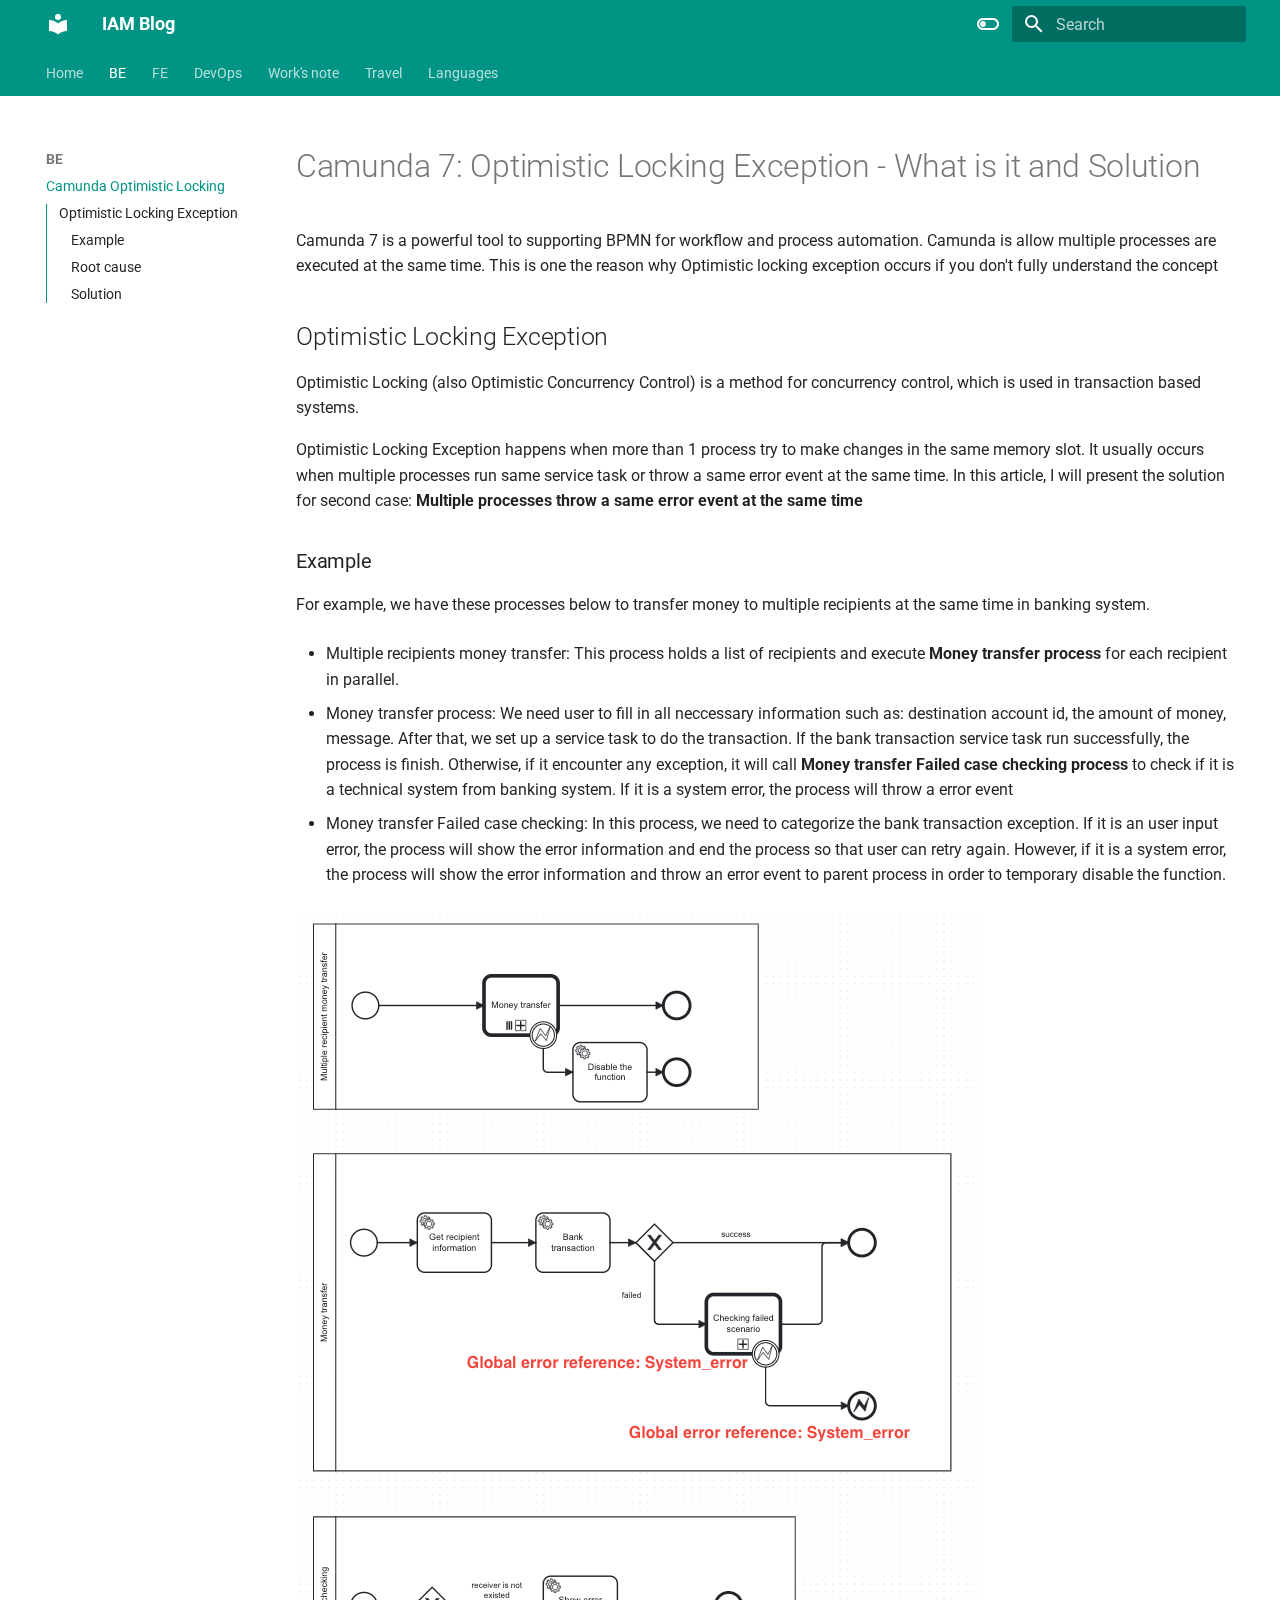
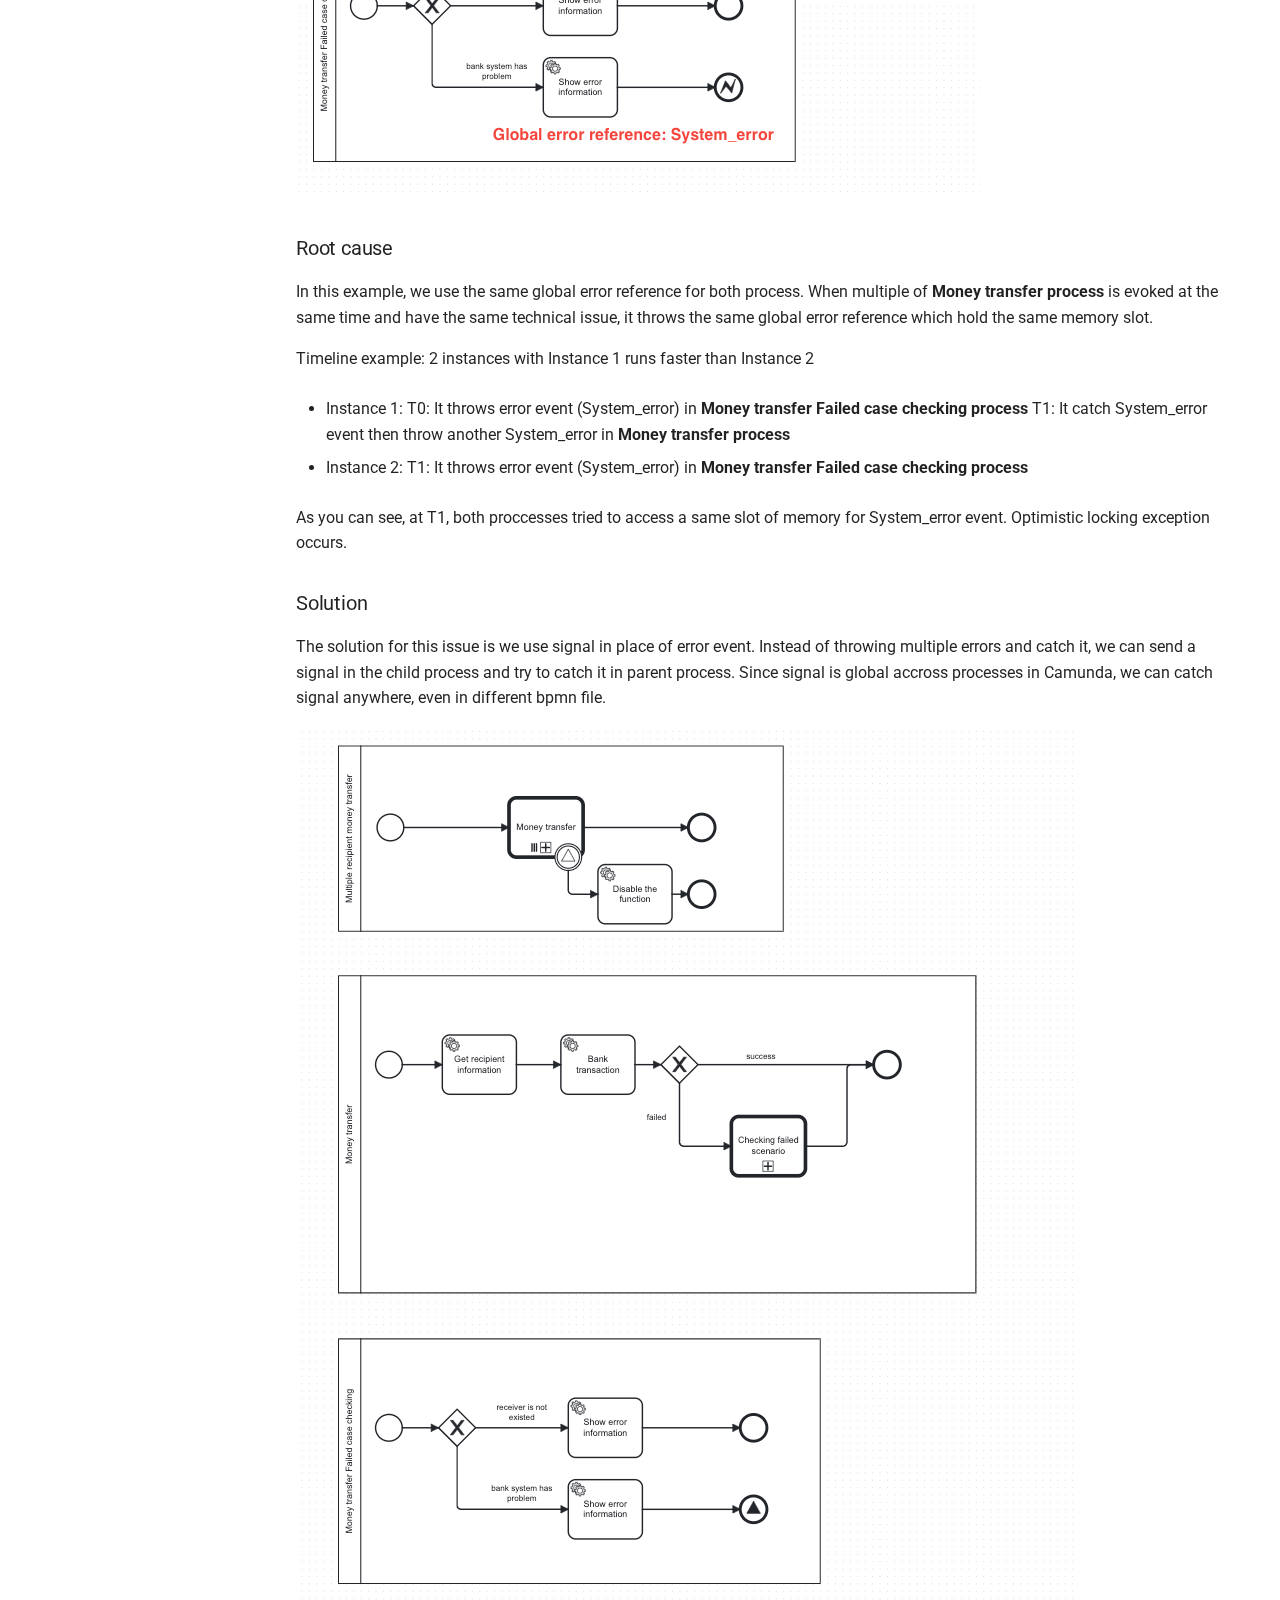
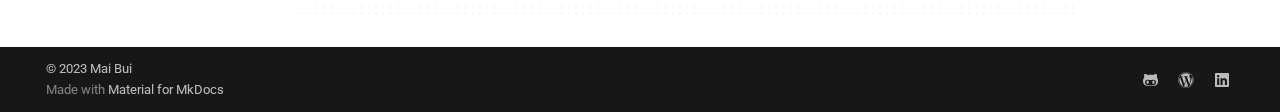
<file: BE/CamundaOptimisticLocking/index.html>
<!doctype html>
<html lang="en" class="no-js">
  <head>
    
      <meta charset="utf-8">
      <meta name="viewport" content="width=device-width,initial-scale=1">
      
        <meta name="description" content="My name is Mai Bui and I am currently working as a Software engineer. This blog is a place where I share my knowledges that I have learned and experienced.  Hope that you –  a stranger who have a lot of questions can find your answer here. Scroll down for more information about me.">
      
      
        <meta name="author" content="Mai Bui">
      
      
      
        <link rel="prev" href="../..">
      
      
        <link rel="next" href="../../FE/ReactiveFormMistakes/">
      
      <link rel="icon" href="../../assets/images/favicon.png">
      <meta name="generator" content="mkdocs-1.5.2, mkdocs-material-9.1.21">
    
    
      
        <title>Camunda Optimistic Locking - IAM Blog</title>
      
    
    
      <link rel="stylesheet" href="../../assets/stylesheets/main.eebd395e.min.css">
      
        
        <link rel="stylesheet" href="../../assets/stylesheets/palette.ecc896b0.min.css">
      
      

    
    
    
      
        
        
        <link rel="preconnect" href="https://fonts.gstatic.com" crossorigin>
        <link rel="stylesheet" href="https://fonts.googleapis.com/css?family=Roboto:300,300i,400,400i,700,700i%7CRoboto+Mono:400,400i,700,700i&display=fallback">
        <style>:root{--md-text-font:"Roboto";--md-code-font:"Roboto Mono"}</style>
      
    
    
    <script>__md_scope=new URL("../..",location),__md_hash=e=>[...e].reduce((e,_)=>(e<<5)-e+_.charCodeAt(0),0),__md_get=(e,_=localStorage,t=__md_scope)=>JSON.parse(_.getItem(t.pathname+"."+e)),__md_set=(e,_,t=localStorage,a=__md_scope)=>{try{t.setItem(a.pathname+"."+e,JSON.stringify(_))}catch(e){}}</script>
    
      

    
    
    
  </head>
  
  
    
    
      
    
    
    
    
    <body dir="ltr" data-md-color-scheme="default" data-md-color-primary="teal" data-md-color-accent="lime">
  
    
    
      <script>var palette=__md_get("__palette");if(palette&&"object"==typeof palette.color)for(var key of Object.keys(palette.color))document.body.setAttribute("data-md-color-"+key,palette.color[key])</script>
    
    <input class="md-toggle" data-md-toggle="drawer" type="checkbox" id="__drawer" autocomplete="off">
    <input class="md-toggle" data-md-toggle="search" type="checkbox" id="__search" autocomplete="off">
    <label class="md-overlay" for="__drawer"></label>
    <div data-md-component="skip">
      
        
        <a href="#camunda-7-optimistic-locking-exception-what-is-it-and-solution" class="md-skip">
          Skip to content
        </a>
      
    </div>
    <div data-md-component="announce">
      
    </div>
    
    
      

<header class="md-header" data-md-component="header">
  <nav class="md-header__inner md-grid" aria-label="Header">
    <a href="../.." title="IAM Blog" class="md-header__button md-logo" aria-label="IAM Blog" data-md-component="logo">
      
  
  <svg xmlns="http://www.w3.org/2000/svg" viewBox="0 0 24 24"><path d="M12 8a3 3 0 0 0 3-3 3 3 0 0 0-3-3 3 3 0 0 0-3 3 3 3 0 0 0 3 3m0 3.54C9.64 9.35 6.5 8 3 8v11c3.5 0 6.64 1.35 9 3.54 2.36-2.19 5.5-3.54 9-3.54V8c-3.5 0-6.64 1.35-9 3.54Z"/></svg>

    </a>
    <label class="md-header__button md-icon" for="__drawer">
      <svg xmlns="http://www.w3.org/2000/svg" viewBox="0 0 24 24"><path d="M3 6h18v2H3V6m0 5h18v2H3v-2m0 5h18v2H3v-2Z"/></svg>
    </label>
    <div class="md-header__title" data-md-component="header-title">
      <div class="md-header__ellipsis">
        <div class="md-header__topic">
          <span class="md-ellipsis">
            IAM Blog
          </span>
        </div>
        <div class="md-header__topic" data-md-component="header-topic">
          <span class="md-ellipsis">
            
              Camunda Optimistic Locking
            
          </span>
        </div>
      </div>
    </div>
    
      
        <form class="md-header__option" data-md-component="palette">
          
            
            
            
            <input class="md-option" data-md-color-media="" data-md-color-scheme="default" data-md-color-primary="teal" data-md-color-accent="lime"  aria-label="Switch to dark mode"  type="radio" name="__palette" id="__palette_1">
            
              <label class="md-header__button md-icon" title="Switch to dark mode" for="__palette_2" hidden>
                <svg xmlns="http://www.w3.org/2000/svg" viewBox="0 0 24 24"><path d="M17 6H7c-3.31 0-6 2.69-6 6s2.69 6 6 6h10c3.31 0 6-2.69 6-6s-2.69-6-6-6zm0 10H7c-2.21 0-4-1.79-4-4s1.79-4 4-4h10c2.21 0 4 1.79 4 4s-1.79 4-4 4zM7 9c-1.66 0-3 1.34-3 3s1.34 3 3 3 3-1.34 3-3-1.34-3-3-3z"/></svg>
              </label>
            
          
            
            
            
            <input class="md-option" data-md-color-media="" data-md-color-scheme="slate" data-md-color-primary="light-green" data-md-color-accent="indigo"  aria-label="Switch to light mode"  type="radio" name="__palette" id="__palette_2">
            
              <label class="md-header__button md-icon" title="Switch to light mode" for="__palette_1" hidden>
                <svg xmlns="http://www.w3.org/2000/svg" viewBox="0 0 24 24"><path d="M17 7H7a5 5 0 0 0-5 5 5 5 0 0 0 5 5h10a5 5 0 0 0 5-5 5 5 0 0 0-5-5m0 8a3 3 0 0 1-3-3 3 3 0 0 1 3-3 3 3 0 0 1 3 3 3 3 0 0 1-3 3Z"/></svg>
              </label>
            
          
        </form>
      
    
    
    
      <label class="md-header__button md-icon" for="__search">
        <svg xmlns="http://www.w3.org/2000/svg" viewBox="0 0 24 24"><path d="M9.5 3A6.5 6.5 0 0 1 16 9.5c0 1.61-.59 3.09-1.56 4.23l.27.27h.79l5 5-1.5 1.5-5-5v-.79l-.27-.27A6.516 6.516 0 0 1 9.5 16 6.5 6.5 0 0 1 3 9.5 6.5 6.5 0 0 1 9.5 3m0 2C7 5 5 7 5 9.5S7 14 9.5 14 14 12 14 9.5 12 5 9.5 5Z"/></svg>
      </label>
      <div class="md-search" data-md-component="search" role="dialog">
  <label class="md-search__overlay" for="__search"></label>
  <div class="md-search__inner" role="search">
    <form class="md-search__form" name="search">
      <input type="text" class="md-search__input" name="query" aria-label="Search" placeholder="Search" autocapitalize="off" autocorrect="off" autocomplete="off" spellcheck="false" data-md-component="search-query" required>
      <label class="md-search__icon md-icon" for="__search">
        <svg xmlns="http://www.w3.org/2000/svg" viewBox="0 0 24 24"><path d="M9.5 3A6.5 6.5 0 0 1 16 9.5c0 1.61-.59 3.09-1.56 4.23l.27.27h.79l5 5-1.5 1.5-5-5v-.79l-.27-.27A6.516 6.516 0 0 1 9.5 16 6.5 6.5 0 0 1 3 9.5 6.5 6.5 0 0 1 9.5 3m0 2C7 5 5 7 5 9.5S7 14 9.5 14 14 12 14 9.5 12 5 9.5 5Z"/></svg>
        <svg xmlns="http://www.w3.org/2000/svg" viewBox="0 0 24 24"><path d="M20 11v2H8l5.5 5.5-1.42 1.42L4.16 12l7.92-7.92L13.5 5.5 8 11h12Z"/></svg>
      </label>
      <nav class="md-search__options" aria-label="Search">
        
        <button type="reset" class="md-search__icon md-icon" title="Clear" aria-label="Clear" tabindex="-1">
          <svg xmlns="http://www.w3.org/2000/svg" viewBox="0 0 24 24"><path d="M19 6.41 17.59 5 12 10.59 6.41 5 5 6.41 10.59 12 5 17.59 6.41 19 12 13.41 17.59 19 19 17.59 13.41 12 19 6.41Z"/></svg>
        </button>
      </nav>
      
        <div class="md-search__suggest" data-md-component="search-suggest"></div>
      
    </form>
    <div class="md-search__output">
      <div class="md-search__scrollwrap" data-md-scrollfix>
        <div class="md-search-result" data-md-component="search-result">
          <div class="md-search-result__meta">
            Initializing search
          </div>
          <ol class="md-search-result__list" role="presentation"></ol>
        </div>
      </div>
    </div>
  </div>
</div>
    
    
  </nav>
  
</header>
    
    <div class="md-container" data-md-component="container">
      
      
        
          
            
<nav class="md-tabs" aria-label="Tabs" data-md-component="tabs">
  <div class="md-grid">
    <ul class="md-tabs__list">
      
        
  
  


  <li class="md-tabs__item">
    <a href="../.." class="md-tabs__link">
      Home
    </a>
  </li>

      
        
  
  
    
  


  
  
  
    <li class="md-tabs__item">
      <a href="./" class="md-tabs__link md-tabs__link--active">
        BE
      </a>
    </li>
  

      
        
  
  


  
  
  
    <li class="md-tabs__item">
      <a href="../../FE/ReactiveFormMistakes/" class="md-tabs__link">
        FE
      </a>
    </li>
  

      
        
  
  


  
  
  
    <li class="md-tabs__item">
      <a href="../../DevOps/AngularSpringBootDocker/" class="md-tabs__link">
        DevOps
      </a>
    </li>
  

      
        
  
  


  
  
  
    <li class="md-tabs__item">
      <a href="../../Others/RegexEmailValidation/" class="md-tabs__link">
        Work's note
      </a>
    </li>
  

      
        
  
  


  
  
  
    <li class="md-tabs__item">
      <a href="../../Travel/Swizterland/" class="md-tabs__link">
        Travel
      </a>
    </li>
  

      
        
  
  


  
  
  
    <li class="md-tabs__item">
      <a href="../../Languages/introduction/" class="md-tabs__link">
        Languages
      </a>
    </li>
  

      
    </ul>
  </div>
</nav>
          
        
      
      <main class="md-main" data-md-component="main">
        <div class="md-main__inner md-grid">
          
            
              
              <div class="md-sidebar md-sidebar--primary" data-md-component="sidebar" data-md-type="navigation" >
                <div class="md-sidebar__scrollwrap">
                  <div class="md-sidebar__inner">
                    

  


  

<nav class="md-nav md-nav--primary md-nav--lifted md-nav--integrated" aria-label="Navigation" data-md-level="0">
  <label class="md-nav__title" for="__drawer">
    <a href="../.." title="IAM Blog" class="md-nav__button md-logo" aria-label="IAM Blog" data-md-component="logo">
      
  
  <svg xmlns="http://www.w3.org/2000/svg" viewBox="0 0 24 24"><path d="M12 8a3 3 0 0 0 3-3 3 3 0 0 0-3-3 3 3 0 0 0-3 3 3 3 0 0 0 3 3m0 3.54C9.64 9.35 6.5 8 3 8v11c3.5 0 6.64 1.35 9 3.54 2.36-2.19 5.5-3.54 9-3.54V8c-3.5 0-6.64 1.35-9 3.54Z"/></svg>

    </a>
    IAM Blog
  </label>
  
  <ul class="md-nav__list" data-md-scrollfix>
    
      
      
      

  
  
  
    <li class="md-nav__item">
      <a href="../.." class="md-nav__link">
        Home
      </a>
    </li>
  

    
      
      
      

  
  
    
  
  
    
    <li class="md-nav__item md-nav__item--active md-nav__item--nested">
      
      
      
      
      <input class="md-nav__toggle md-toggle " type="checkbox" id="__nav_2" checked>
      
      
      
        <label class="md-nav__link" for="__nav_2" id="__nav_2_label" tabindex="0">
          BE
          <span class="md-nav__icon md-icon"></span>
        </label>
      
      <nav class="md-nav" data-md-level="1" aria-labelledby="__nav_2_label" aria-expanded="true">
        <label class="md-nav__title" for="__nav_2">
          <span class="md-nav__icon md-icon"></span>
          BE
        </label>
        <ul class="md-nav__list" data-md-scrollfix>
          
            
              
  
  
    
  
  
    <li class="md-nav__item md-nav__item--active">
      
      <input class="md-nav__toggle md-toggle" type="checkbox" id="__toc">
      
      
        
      
      
        <label class="md-nav__link md-nav__link--active" for="__toc">
          Camunda Optimistic Locking
          <span class="md-nav__icon md-icon"></span>
        </label>
      
      <a href="./" class="md-nav__link md-nav__link--active">
        Camunda Optimistic Locking
      </a>
      
        

<nav class="md-nav md-nav--secondary" aria-label="Table of contents">
  
  
  
    
  
  
    <label class="md-nav__title" for="__toc">
      <span class="md-nav__icon md-icon"></span>
      Table of contents
    </label>
    <ul class="md-nav__list" data-md-component="toc" data-md-scrollfix>
      
        <li class="md-nav__item">
  <a href="#optimistic-locking-exception" class="md-nav__link">
    Optimistic Locking Exception
  </a>
  
    <nav class="md-nav" aria-label="Optimistic Locking Exception">
      <ul class="md-nav__list">
        
          <li class="md-nav__item">
  <a href="#example" class="md-nav__link">
    Example
  </a>
  
</li>
        
          <li class="md-nav__item">
  <a href="#root-cause" class="md-nav__link">
    Root cause
  </a>
  
</li>
        
          <li class="md-nav__item">
  <a href="#solution" class="md-nav__link">
    Solution
  </a>
  
</li>
        
      </ul>
    </nav>
  
</li>
      
    </ul>
  
</nav>
      
    </li>
  

            
          
        </ul>
      </nav>
    </li>
  

    
      
      
      

  
  
  
    
    <li class="md-nav__item md-nav__item--nested">
      
      
      
      
      <input class="md-nav__toggle md-toggle " type="checkbox" id="__nav_3" >
      
      
      
        <label class="md-nav__link" for="__nav_3" id="__nav_3_label" tabindex="0">
          FE
          <span class="md-nav__icon md-icon"></span>
        </label>
      
      <nav class="md-nav" data-md-level="1" aria-labelledby="__nav_3_label" aria-expanded="false">
        <label class="md-nav__title" for="__nav_3">
          <span class="md-nav__icon md-icon"></span>
          FE
        </label>
        <ul class="md-nav__list" data-md-scrollfix>
          
            
              
  
  
  
    <li class="md-nav__item">
      <a href="../../FE/ReactiveFormMistakes/" class="md-nav__link">
        Angular Reactive form common mistakes
      </a>
    </li>
  

            
          
        </ul>
      </nav>
    </li>
  

    
      
      
      

  
  
  
    
    <li class="md-nav__item md-nav__item--nested">
      
      
      
      
      <input class="md-nav__toggle md-toggle " type="checkbox" id="__nav_4" >
      
      
      
        <label class="md-nav__link" for="__nav_4" id="__nav_4_label" tabindex="0">
          DevOps
          <span class="md-nav__icon md-icon"></span>
        </label>
      
      <nav class="md-nav" data-md-level="1" aria-labelledby="__nav_4_label" aria-expanded="false">
        <label class="md-nav__title" for="__nav_4">
          <span class="md-nav__icon md-icon"></span>
          DevOps
        </label>
        <ul class="md-nav__list" data-md-scrollfix>
          
            
              
  
  
  
    <li class="md-nav__item">
      <a href="../../DevOps/AngularSpringBootDocker/" class="md-nav__link">
        Docker tutorial Angular + Spring boot application
      </a>
    </li>
  

            
          
        </ul>
      </nav>
    </li>
  

    
      
      
      

  
  
  
    
    <li class="md-nav__item md-nav__item--nested">
      
      
      
      
      <input class="md-nav__toggle md-toggle " type="checkbox" id="__nav_5" >
      
      
      
        <label class="md-nav__link" for="__nav_5" id="__nav_5_label" tabindex="0">
          Work's note
          <span class="md-nav__icon md-icon"></span>
        </label>
      
      <nav class="md-nav" data-md-level="1" aria-labelledby="__nav_5_label" aria-expanded="false">
        <label class="md-nav__title" for="__nav_5">
          <span class="md-nav__icon md-icon"></span>
          Work's note
        </label>
        <ul class="md-nav__list" data-md-scrollfix>
          
            
              
  
  
  
    <li class="md-nav__item">
      <a href="../../Others/RegexEmailValidation/" class="md-nav__link">
        Regex Validation
      </a>
    </li>
  

            
          
        </ul>
      </nav>
    </li>
  

    
      
      
      

  
  
  
    
    <li class="md-nav__item md-nav__item--nested">
      
      
      
      
      <input class="md-nav__toggle md-toggle " type="checkbox" id="__nav_6" >
      
      
      
        <label class="md-nav__link" for="__nav_6" id="__nav_6_label" tabindex="0">
          Travel
          <span class="md-nav__icon md-icon"></span>
        </label>
      
      <nav class="md-nav" data-md-level="1" aria-labelledby="__nav_6_label" aria-expanded="false">
        <label class="md-nav__title" for="__nav_6">
          <span class="md-nav__icon md-icon"></span>
          Travel
        </label>
        <ul class="md-nav__list" data-md-scrollfix>
          
            
              
  
  
  
    <li class="md-nav__item">
      <a href="../../Travel/Swizterland/" class="md-nav__link">
        Swizterland
      </a>
    </li>
  

            
          
        </ul>
      </nav>
    </li>
  

    
      
      
      

  
  
  
    
    <li class="md-nav__item md-nav__item--nested">
      
      
      
      
      <input class="md-nav__toggle md-toggle " type="checkbox" id="__nav_7" >
      
      
      
        <label class="md-nav__link" for="__nav_7" id="__nav_7_label" tabindex="0">
          Languages
          <span class="md-nav__icon md-icon"></span>
        </label>
      
      <nav class="md-nav" data-md-level="1" aria-labelledby="__nav_7_label" aria-expanded="false">
        <label class="md-nav__title" for="__nav_7">
          <span class="md-nav__icon md-icon"></span>
          Languages
        </label>
        <ul class="md-nav__list" data-md-scrollfix>
          
            
              
  
  
  
    <li class="md-nav__item">
      <a href="../../Languages/introduction/" class="md-nav__link">
        Home
      </a>
    </li>
  

            
          
        </ul>
      </nav>
    </li>
  

    
  </ul>
</nav>
                  </div>
                </div>
              </div>
            
            
          
          
            <div class="md-content" data-md-component="content">
              <article class="md-content__inner md-typeset">
                
                  


<h1 id="camunda-7-optimistic-locking-exception-what-is-it-and-solution">Camunda 7: Optimistic Locking Exception - What is it and Solution</h1>
<p>Camunda 7 is a powerful tool to supporting BPMN for workflow and process automation. Camunda is allow multiple processes are executed at the same time. This is one the reason why Optimistic locking exception occurs if you don't fully understand the concept</p>
<h2 id="optimistic-locking-exception">Optimistic Locking Exception</h2>
<p>Optimistic Locking (also Optimistic Concurrency Control) is a method for concurrency control, which is used in transaction based systems.</p>
<p>Optimistic Locking Exception happens when more than 1 process try to make changes in the same memory slot. It usually occurs when multiple processes run same service task or throw a same error event at the same time. In this article, I will present the solution for second case: <strong>Multiple processes throw a same error event at the same time</strong></p>
<h3 id="example">Example</h3>
<p>For example, we have these processes below to transfer money to multiple recipients at the same time in banking system.</p>
<ul>
<li>
<p>Multiple recipients money transfer: This process holds a list of recipients and execute <strong>Money transfer process</strong> for each recipient in parallel.</p>
</li>
<li>
<p>Money transfer process: We need user to fill in all neccessary information such as: destination account id, the amount of money, message. After that, we set up a service task to do the transaction. If the bank transaction service task run successfully, the process is finish. Otherwise, if it encounter any exception, it will call <strong>Money transfer Failed case checking process</strong> to check if it is a technical system from banking system. If it is a system error, the process will throw a error event</p>
</li>
<li>
<p>Money transfer Failed case checking: In this process, we need to categorize the bank transaction exception. If it is an user input error, the process will show the error information and end the process so that user can retry again. However, if it is a system error, the process will show the error information and throw an error event to parent process in order to temporary disable the function.</p>
</li>
</ul>
<p><img alt="Optimistic exception failed case!" src="../images/optimisticExceptionCase1.png" /></p>
<h3 id="root-cause">Root cause</h3>
<p>In this example, we use the same global error reference for both process. When multiple of <strong>Money transfer process</strong> is evoked at the same time and have the same technical issue, it throws the same global error reference which hold the same memory slot.</p>
<p>Timeline example: 2 instances with Instance 1 runs faster than Instance 2</p>
<ul>
<li>
<p>Instance 1:
  T0: It throws error event (System_error) in <strong>Money transfer Failed case checking process</strong>
  T1: It catch System_error event then throw another System_error in <strong>Money transfer process</strong></p>
</li>
<li>
<p>Instance 2:
  T1: It throws error event (System_error) in <strong>Money transfer Failed case checking process</strong></p>
</li>
</ul>
<p>As you can see, at T1, both proccesses tried to access a same slot of memory for System_error event. Optimistic locking exception occurs.</p>
<h3 id="solution">Solution</h3>
<p>The solution for this issue is we use signal in place of error event. Instead of throwing multiple errors and catch it, we can send a signal in the child process and try to catch it in parent process. Since signal is global accross processes in Camunda, we can catch signal anywhere, even in different bpmn file.</p>
<p><img alt="Optimistic exception solution!" src="../images/optimisticExceptionSolution.png" /></p>





                
              </article>
            </div>
          
          
  <script>var tabs=__md_get("__tabs");if(Array.isArray(tabs))e:for(var set of document.querySelectorAll(".tabbed-set")){var tab,labels=set.querySelector(".tabbed-labels");for(tab of tabs)for(var label of labels.getElementsByTagName("label"))if(label.innerText.trim()===tab){var input=document.getElementById(label.htmlFor);input.checked=!0;continue e}}</script>

        </div>
        
          <button type="button" class="md-top md-icon" data-md-component="top" hidden>
            <svg xmlns="http://www.w3.org/2000/svg" viewBox="0 0 24 24"><path d="M13 20h-2V8l-5.5 5.5-1.42-1.42L12 4.16l7.92 7.92-1.42 1.42L13 8v12Z"/></svg>
            Back to top
          </button>
        
      </main>
      
        <footer class="md-footer">
  
  <div class="md-footer-meta md-typeset">
    <div class="md-footer-meta__inner md-grid">
      <div class="md-copyright">
  
    <div class="md-copyright__highlight">
      &copy; 2023 <a href="https://github.com/bntmai911/iamblog"  target="_blank" rel="noopener">Mai Bui</a>

    </div>
  
  
    Made with
    <a href="https://squidfunk.github.io/mkdocs-material/" target="_blank" rel="noopener">
      Material for MkDocs
    </a>
  
</div>
      
        <div class="md-social">
  
    
    
    
    
      
      
    
    <a href="https://github.com/bntmai911" target="_blank" rel="noopener" title="github.com" class="md-social__link">
      <svg xmlns="http://www.w3.org/2000/svg" viewBox="0 0 480 512"><!--! Font Awesome Free 6.4.0 by @fontawesome - https://fontawesome.com License - https://fontawesome.com/license/free (Icons: CC BY 4.0, Fonts: SIL OFL 1.1, Code: MIT License) Copyright 2023 Fonticons, Inc.--><path d="M186.1 328.7c0 20.9-10.9 55.1-36.7 55.1s-36.7-34.2-36.7-55.1 10.9-55.1 36.7-55.1 36.7 34.2 36.7 55.1zM480 278.2c0 31.9-3.2 65.7-17.5 95-37.9 76.6-142.1 74.8-216.7 74.8-75.8 0-186.2 2.7-225.6-74.8-14.6-29-20.2-63.1-20.2-95 0-41.9 13.9-81.5 41.5-113.6-5.2-15.8-7.7-32.4-7.7-48.8 0-21.5 4.9-32.3 14.6-51.8 45.3 0 74.3 9 108.8 36 29-6.9 58.8-10 88.7-10 27 0 54.2 2.9 80.4 9.2 34-26.7 63-35.2 107.8-35.2 9.8 19.5 14.6 30.3 14.6 51.8 0 16.4-2.6 32.7-7.7 48.2 27.5 32.4 39 72.3 39 114.2zm-64.3 50.5c0-43.9-26.7-82.6-73.5-82.6-18.9 0-37 3.4-56 6-14.9 2.3-29.8 3.2-45.1 3.2-15.2 0-30.1-.9-45.1-3.2-18.7-2.6-37-6-56-6-46.8 0-73.5 38.7-73.5 82.6 0 87.8 80.4 101.3 150.4 101.3h48.2c70.3 0 150.6-13.4 150.6-101.3zm-82.6-55.1c-25.8 0-36.7 34.2-36.7 55.1s10.9 55.1 36.7 55.1 36.7-34.2 36.7-55.1-10.9-55.1-36.7-55.1z"/></svg>
    </a>
  
    
    
    
    
      
      
    
    <a href="https://jm119.wordpress.com/" target="_blank" rel="noopener" title="jm119.wordpress.com" class="md-social__link">
      <svg xmlns="http://www.w3.org/2000/svg" viewBox="0 0 512 512"><!--! Font Awesome Free 6.4.0 by @fontawesome - https://fontawesome.com License - https://fontawesome.com/license/free (Icons: CC BY 4.0, Fonts: SIL OFL 1.1, Code: MIT License) Copyright 2023 Fonticons, Inc.--><path d="m61.7 169.4 101.5 278C92.2 413 43.3 340.2 43.3 256c0-30.9 6.6-60.1 18.4-86.6zm337.9 75.9c0-26.3-9.4-44.5-17.5-58.7-10.8-17.5-20.9-32.4-20.9-49.9 0-19.6 14.8-37.8 35.7-37.8.9 0 1.8.1 2.8.2-37.9-34.7-88.3-55.9-143.7-55.9-74.3 0-139.7 38.1-177.8 95.9 5 .2 9.7.3 13.7.3 22.2 0 56.7-2.7 56.7-2.7 11.5-.7 12.8 16.2 1.4 17.5 0 0-11.5 1.3-24.3 2l77.5 230.4L249.8 247l-33.1-90.8c-11.5-.7-22.3-2-22.3-2-11.5-.7-10.1-18.2 1.3-17.5 0 0 35.1 2.7 56 2.7 22.2 0 56.7-2.7 56.7-2.7 11.5-.7 12.8 16.2 1.4 17.5 0 0-11.5 1.3-24.3 2l76.9 228.7 21.2-70.9c9-29.4 16-50.5 16-68.7zm-139.9 29.3-63.8 185.5c19.1 5.6 39.2 8.7 60.1 8.7 24.8 0 48.5-4.3 70.6-12.1-.6-.9-1.1-1.9-1.5-2.9l-65.4-179.2zm183-120.7c.9 6.8 1.4 14 1.4 21.9 0 21.6-4 45.8-16.2 76.2l-65 187.9C426.2 403 468.7 334.5 468.7 256c0-37-9.4-71.8-26-102.1zM504 256c0 136.8-111.3 248-248 248C119.2 504 8 392.7 8 256 8 119.2 119.2 8 256 8c136.7 0 248 111.2 248 248zm-11.4 0c0-130.5-106.2-236.6-236.6-236.6C125.5 19.4 19.4 125.5 19.4 256S125.6 492.6 256 492.6c130.5 0 236.6-106.1 236.6-236.6z"/></svg>
    </a>
  
    
    
    
    
      
      
    
    <a href="https://www.linkedin.com/in/thanh-mai-b%C3%B9i-ng%E1%BB%8Dc-9230b910b/" target="_blank" rel="noopener" title="www.linkedin.com" class="md-social__link">
      <svg xmlns="http://www.w3.org/2000/svg" viewBox="0 0 448 512"><!--! Font Awesome Free 6.4.0 by @fontawesome - https://fontawesome.com License - https://fontawesome.com/license/free (Icons: CC BY 4.0, Fonts: SIL OFL 1.1, Code: MIT License) Copyright 2023 Fonticons, Inc.--><path d="M416 32H31.9C14.3 32 0 46.5 0 64.3v383.4C0 465.5 14.3 480 31.9 480H416c17.6 0 32-14.5 32-32.3V64.3c0-17.8-14.4-32.3-32-32.3zM135.4 416H69V202.2h66.5V416zm-33.2-243c-21.3 0-38.5-17.3-38.5-38.5S80.9 96 102.2 96c21.2 0 38.5 17.3 38.5 38.5 0 21.3-17.2 38.5-38.5 38.5zm282.1 243h-66.4V312c0-24.8-.5-56.7-34.5-56.7-34.6 0-39.9 27-39.9 54.9V416h-66.4V202.2h63.7v29.2h.9c8.9-16.8 30.6-34.5 62.9-34.5 67.2 0 79.7 44.3 79.7 101.9V416z"/></svg>
    </a>
  
</div>
      
    </div>
  </div>
</footer>
      
    </div>
    <div class="md-dialog" data-md-component="dialog">
      <div class="md-dialog__inner md-typeset"></div>
    </div>
    
    <script id="__config" type="application/json">{"base": "../..", "features": ["navigation.tabs", "navigation.sections", "toc.integrate", "navigation.top", "search.suggest", "search.highlight", "content.tabs.link", "content.code.annotation", "content.code.copy"], "search": "../../assets/javascripts/workers/search.74e28a9f.min.js", "translations": {"clipboard.copied": "Copied to clipboard", "clipboard.copy": "Copy to clipboard", "search.result.more.one": "1 more on this page", "search.result.more.other": "# more on this page", "search.result.none": "No matching documents", "search.result.one": "1 matching document", "search.result.other": "# matching documents", "search.result.placeholder": "Type to start searching", "search.result.term.missing": "Missing", "select.version": "Select version"}}</script>
    
    
      <script src="../../assets/javascripts/bundle.220ee61c.min.js"></script>
      
    
  </body>
</html>
</file>
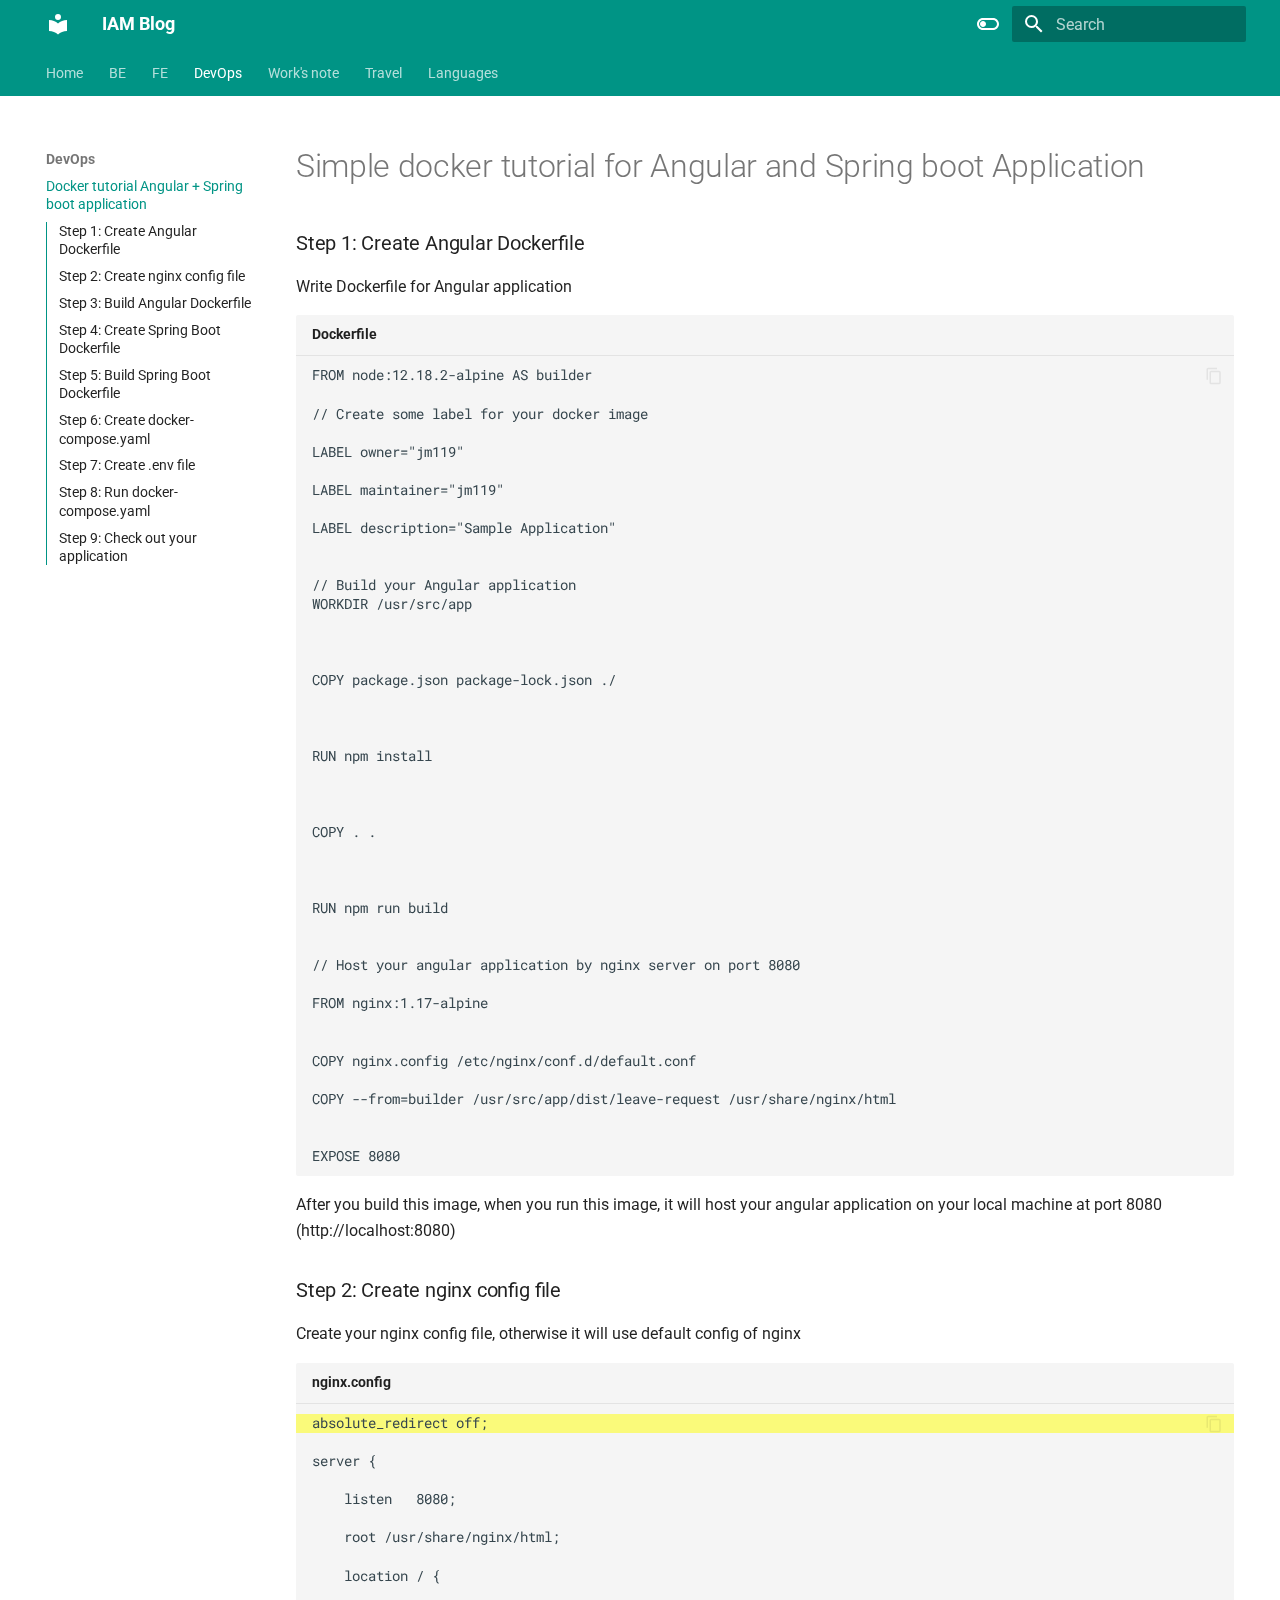
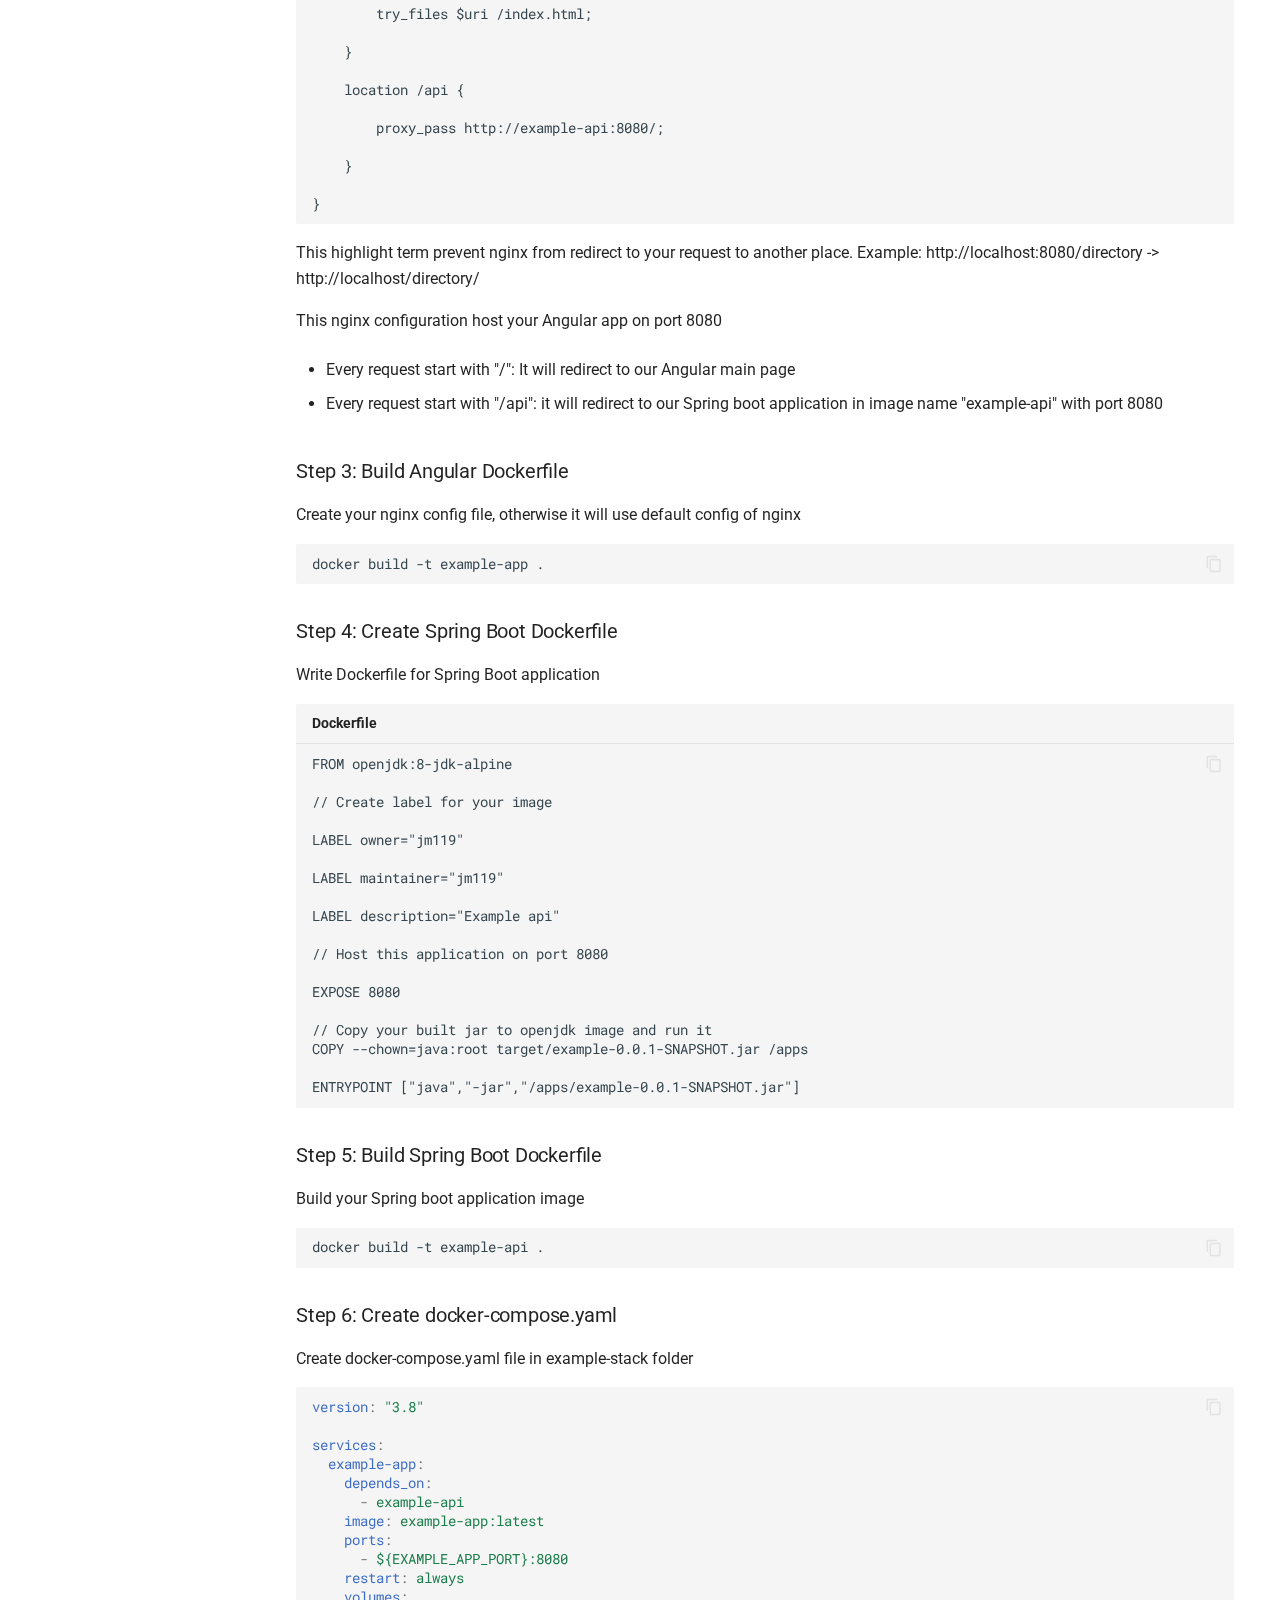
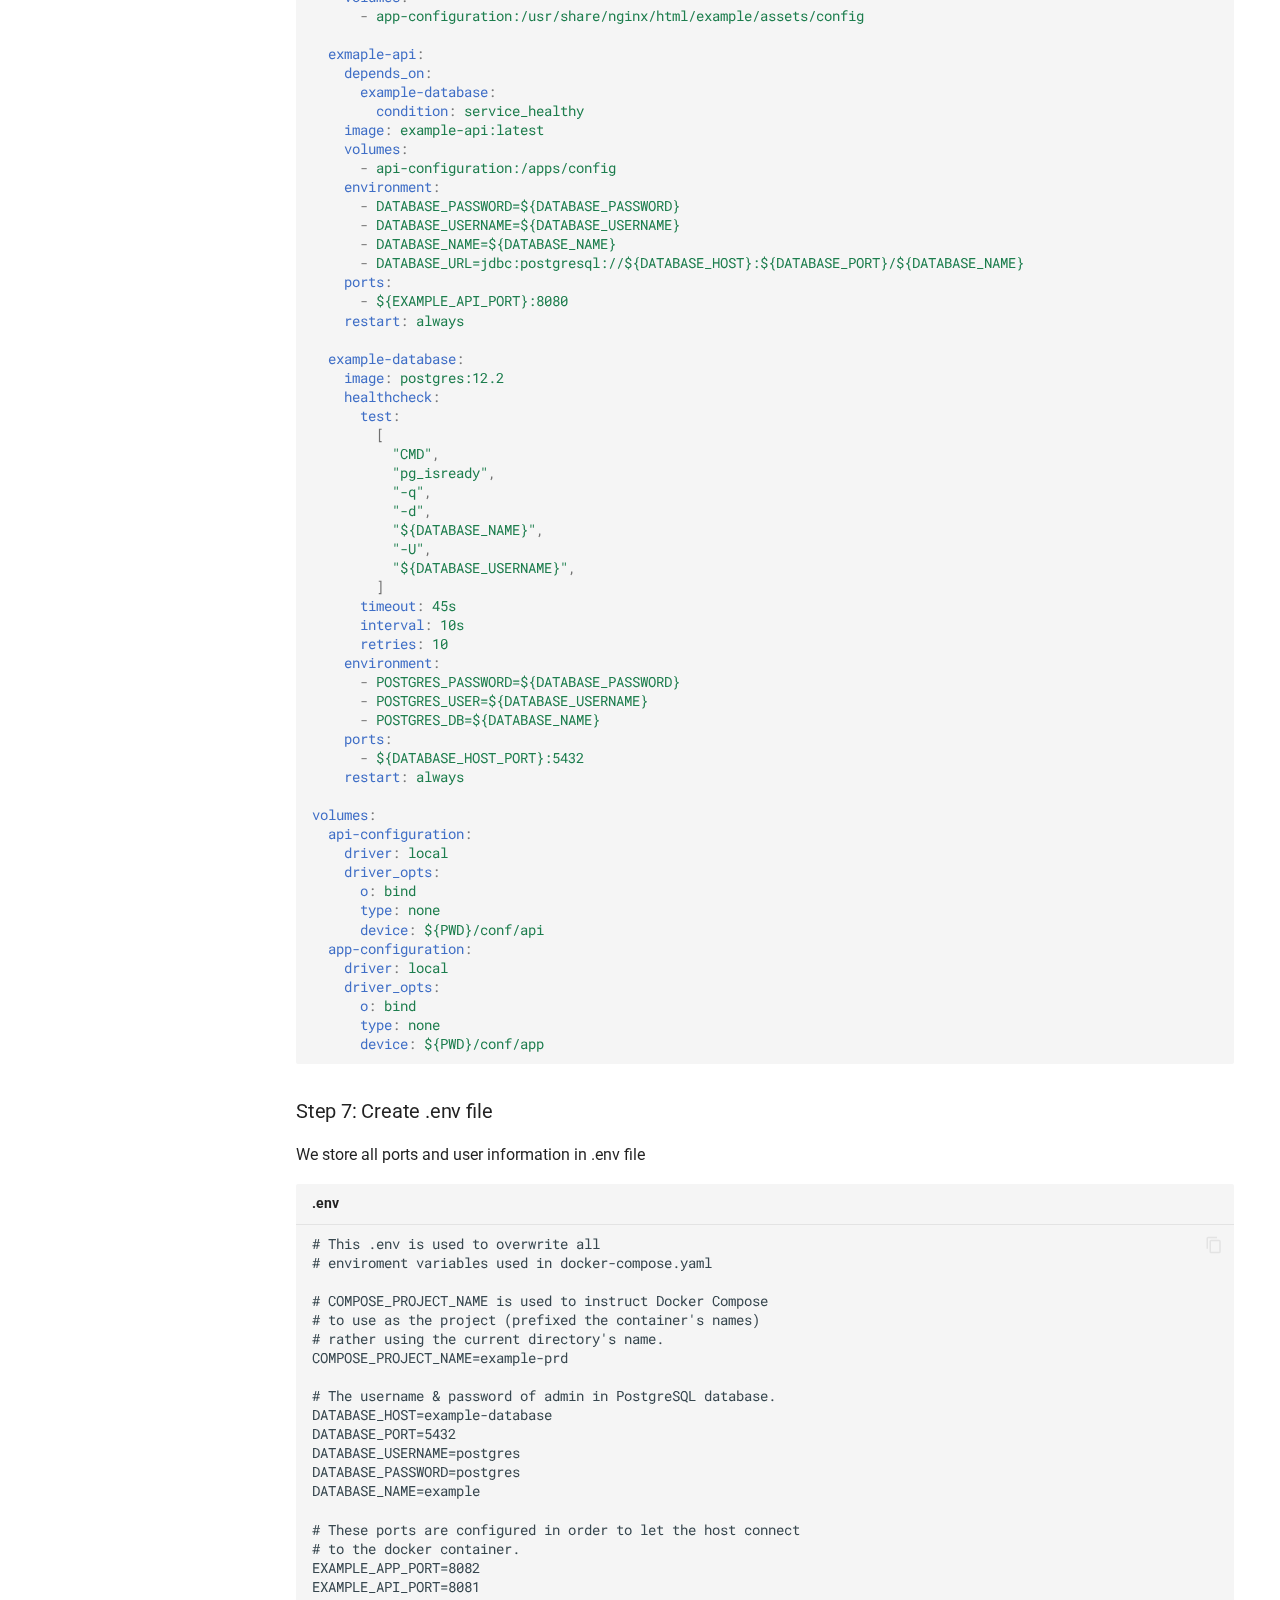
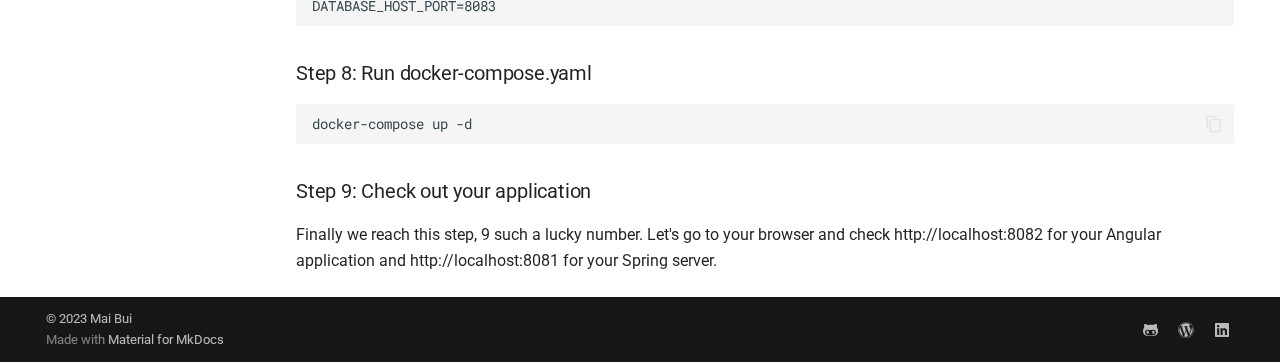
<file: DevOps/AngularSpringBootDocker/index.html>
<!doctype html>
<html lang="en" class="no-js">
  <head>
    
      <meta charset="utf-8">
      <meta name="viewport" content="width=device-width,initial-scale=1">
      
        <meta name="description" content="My name is Mai Bui and I am currently working as a Software engineer. This blog is a place where I share my knowledges that I have learned and experienced.  Hope that you –  a stranger who have a lot of questions can find your answer here. Scroll down for more information about me.">
      
      
        <meta name="author" content="Mai Bui">
      
      
      
        <link rel="prev" href="../../FE/ReactiveFormMistakes/">
      
      
        <link rel="next" href="../../Others/RegexEmailValidation/">
      
      <link rel="icon" href="../../assets/images/favicon.png">
      <meta name="generator" content="mkdocs-1.5.2, mkdocs-material-9.1.21">
    
    
      
        <title>Docker tutorial Angular + Spring boot application - IAM Blog</title>
      
    
    
      <link rel="stylesheet" href="../../assets/stylesheets/main.eebd395e.min.css">
      
        
        <link rel="stylesheet" href="../../assets/stylesheets/palette.ecc896b0.min.css">
      
      

    
    
    
      
        
        
        <link rel="preconnect" href="https://fonts.gstatic.com" crossorigin>
        <link rel="stylesheet" href="https://fonts.googleapis.com/css?family=Roboto:300,300i,400,400i,700,700i%7CRoboto+Mono:400,400i,700,700i&display=fallback">
        <style>:root{--md-text-font:"Roboto";--md-code-font:"Roboto Mono"}</style>
      
    
    
    <script>__md_scope=new URL("../..",location),__md_hash=e=>[...e].reduce((e,_)=>(e<<5)-e+_.charCodeAt(0),0),__md_get=(e,_=localStorage,t=__md_scope)=>JSON.parse(_.getItem(t.pathname+"."+e)),__md_set=(e,_,t=localStorage,a=__md_scope)=>{try{t.setItem(a.pathname+"."+e,JSON.stringify(_))}catch(e){}}</script>
    
      

    
    
    
  </head>
  
  
    
    
      
    
    
    
    
    <body dir="ltr" data-md-color-scheme="default" data-md-color-primary="teal" data-md-color-accent="lime">
  
    
    
      <script>var palette=__md_get("__palette");if(palette&&"object"==typeof palette.color)for(var key of Object.keys(palette.color))document.body.setAttribute("data-md-color-"+key,palette.color[key])</script>
    
    <input class="md-toggle" data-md-toggle="drawer" type="checkbox" id="__drawer" autocomplete="off">
    <input class="md-toggle" data-md-toggle="search" type="checkbox" id="__search" autocomplete="off">
    <label class="md-overlay" for="__drawer"></label>
    <div data-md-component="skip">
      
        
        <a href="#simple-docker-tutorial-for-angular-and-spring-boot-application" class="md-skip">
          Skip to content
        </a>
      
    </div>
    <div data-md-component="announce">
      
    </div>
    
    
      

<header class="md-header" data-md-component="header">
  <nav class="md-header__inner md-grid" aria-label="Header">
    <a href="../.." title="IAM Blog" class="md-header__button md-logo" aria-label="IAM Blog" data-md-component="logo">
      
  
  <svg xmlns="http://www.w3.org/2000/svg" viewBox="0 0 24 24"><path d="M12 8a3 3 0 0 0 3-3 3 3 0 0 0-3-3 3 3 0 0 0-3 3 3 3 0 0 0 3 3m0 3.54C9.64 9.35 6.5 8 3 8v11c3.5 0 6.64 1.35 9 3.54 2.36-2.19 5.5-3.54 9-3.54V8c-3.5 0-6.64 1.35-9 3.54Z"/></svg>

    </a>
    <label class="md-header__button md-icon" for="__drawer">
      <svg xmlns="http://www.w3.org/2000/svg" viewBox="0 0 24 24"><path d="M3 6h18v2H3V6m0 5h18v2H3v-2m0 5h18v2H3v-2Z"/></svg>
    </label>
    <div class="md-header__title" data-md-component="header-title">
      <div class="md-header__ellipsis">
        <div class="md-header__topic">
          <span class="md-ellipsis">
            IAM Blog
          </span>
        </div>
        <div class="md-header__topic" data-md-component="header-topic">
          <span class="md-ellipsis">
            
              Docker tutorial Angular + Spring boot application
            
          </span>
        </div>
      </div>
    </div>
    
      
        <form class="md-header__option" data-md-component="palette">
          
            
            
            
            <input class="md-option" data-md-color-media="" data-md-color-scheme="default" data-md-color-primary="teal" data-md-color-accent="lime"  aria-label="Switch to dark mode"  type="radio" name="__palette" id="__palette_1">
            
              <label class="md-header__button md-icon" title="Switch to dark mode" for="__palette_2" hidden>
                <svg xmlns="http://www.w3.org/2000/svg" viewBox="0 0 24 24"><path d="M17 6H7c-3.31 0-6 2.69-6 6s2.69 6 6 6h10c3.31 0 6-2.69 6-6s-2.69-6-6-6zm0 10H7c-2.21 0-4-1.79-4-4s1.79-4 4-4h10c2.21 0 4 1.79 4 4s-1.79 4-4 4zM7 9c-1.66 0-3 1.34-3 3s1.34 3 3 3 3-1.34 3-3-1.34-3-3-3z"/></svg>
              </label>
            
          
            
            
            
            <input class="md-option" data-md-color-media="" data-md-color-scheme="slate" data-md-color-primary="light-green" data-md-color-accent="indigo"  aria-label="Switch to light mode"  type="radio" name="__palette" id="__palette_2">
            
              <label class="md-header__button md-icon" title="Switch to light mode" for="__palette_1" hidden>
                <svg xmlns="http://www.w3.org/2000/svg" viewBox="0 0 24 24"><path d="M17 7H7a5 5 0 0 0-5 5 5 5 0 0 0 5 5h10a5 5 0 0 0 5-5 5 5 0 0 0-5-5m0 8a3 3 0 0 1-3-3 3 3 0 0 1 3-3 3 3 0 0 1 3 3 3 3 0 0 1-3 3Z"/></svg>
              </label>
            
          
        </form>
      
    
    
    
      <label class="md-header__button md-icon" for="__search">
        <svg xmlns="http://www.w3.org/2000/svg" viewBox="0 0 24 24"><path d="M9.5 3A6.5 6.5 0 0 1 16 9.5c0 1.61-.59 3.09-1.56 4.23l.27.27h.79l5 5-1.5 1.5-5-5v-.79l-.27-.27A6.516 6.516 0 0 1 9.5 16 6.5 6.5 0 0 1 3 9.5 6.5 6.5 0 0 1 9.5 3m0 2C7 5 5 7 5 9.5S7 14 9.5 14 14 12 14 9.5 12 5 9.5 5Z"/></svg>
      </label>
      <div class="md-search" data-md-component="search" role="dialog">
  <label class="md-search__overlay" for="__search"></label>
  <div class="md-search__inner" role="search">
    <form class="md-search__form" name="search">
      <input type="text" class="md-search__input" name="query" aria-label="Search" placeholder="Search" autocapitalize="off" autocorrect="off" autocomplete="off" spellcheck="false" data-md-component="search-query" required>
      <label class="md-search__icon md-icon" for="__search">
        <svg xmlns="http://www.w3.org/2000/svg" viewBox="0 0 24 24"><path d="M9.5 3A6.5 6.5 0 0 1 16 9.5c0 1.61-.59 3.09-1.56 4.23l.27.27h.79l5 5-1.5 1.5-5-5v-.79l-.27-.27A6.516 6.516 0 0 1 9.5 16 6.5 6.5 0 0 1 3 9.5 6.5 6.5 0 0 1 9.5 3m0 2C7 5 5 7 5 9.5S7 14 9.5 14 14 12 14 9.5 12 5 9.5 5Z"/></svg>
        <svg xmlns="http://www.w3.org/2000/svg" viewBox="0 0 24 24"><path d="M20 11v2H8l5.5 5.5-1.42 1.42L4.16 12l7.92-7.92L13.5 5.5 8 11h12Z"/></svg>
      </label>
      <nav class="md-search__options" aria-label="Search">
        
        <button type="reset" class="md-search__icon md-icon" title="Clear" aria-label="Clear" tabindex="-1">
          <svg xmlns="http://www.w3.org/2000/svg" viewBox="0 0 24 24"><path d="M19 6.41 17.59 5 12 10.59 6.41 5 5 6.41 10.59 12 5 17.59 6.41 19 12 13.41 17.59 19 19 17.59 13.41 12 19 6.41Z"/></svg>
        </button>
      </nav>
      
        <div class="md-search__suggest" data-md-component="search-suggest"></div>
      
    </form>
    <div class="md-search__output">
      <div class="md-search__scrollwrap" data-md-scrollfix>
        <div class="md-search-result" data-md-component="search-result">
          <div class="md-search-result__meta">
            Initializing search
          </div>
          <ol class="md-search-result__list" role="presentation"></ol>
        </div>
      </div>
    </div>
  </div>
</div>
    
    
  </nav>
  
</header>
    
    <div class="md-container" data-md-component="container">
      
      
        
          
            
<nav class="md-tabs" aria-label="Tabs" data-md-component="tabs">
  <div class="md-grid">
    <ul class="md-tabs__list">
      
        
  
  


  <li class="md-tabs__item">
    <a href="../.." class="md-tabs__link">
      Home
    </a>
  </li>

      
        
  
  


  
  
  
    <li class="md-tabs__item">
      <a href="../../BE/CamundaOptimisticLocking/" class="md-tabs__link">
        BE
      </a>
    </li>
  

      
        
  
  


  
  
  
    <li class="md-tabs__item">
      <a href="../../FE/ReactiveFormMistakes/" class="md-tabs__link">
        FE
      </a>
    </li>
  

      
        
  
  
    
  


  
  
  
    <li class="md-tabs__item">
      <a href="./" class="md-tabs__link md-tabs__link--active">
        DevOps
      </a>
    </li>
  

      
        
  
  


  
  
  
    <li class="md-tabs__item">
      <a href="../../Others/RegexEmailValidation/" class="md-tabs__link">
        Work's note
      </a>
    </li>
  

      
        
  
  


  
  
  
    <li class="md-tabs__item">
      <a href="../../Travel/Swizterland/" class="md-tabs__link">
        Travel
      </a>
    </li>
  

      
        
  
  


  
  
  
    <li class="md-tabs__item">
      <a href="../../Languages/introduction/" class="md-tabs__link">
        Languages
      </a>
    </li>
  

      
    </ul>
  </div>
</nav>
          
        
      
      <main class="md-main" data-md-component="main">
        <div class="md-main__inner md-grid">
          
            
              
              <div class="md-sidebar md-sidebar--primary" data-md-component="sidebar" data-md-type="navigation" >
                <div class="md-sidebar__scrollwrap">
                  <div class="md-sidebar__inner">
                    

  


  

<nav class="md-nav md-nav--primary md-nav--lifted md-nav--integrated" aria-label="Navigation" data-md-level="0">
  <label class="md-nav__title" for="__drawer">
    <a href="../.." title="IAM Blog" class="md-nav__button md-logo" aria-label="IAM Blog" data-md-component="logo">
      
  
  <svg xmlns="http://www.w3.org/2000/svg" viewBox="0 0 24 24"><path d="M12 8a3 3 0 0 0 3-3 3 3 0 0 0-3-3 3 3 0 0 0-3 3 3 3 0 0 0 3 3m0 3.54C9.64 9.35 6.5 8 3 8v11c3.5 0 6.64 1.35 9 3.54 2.36-2.19 5.5-3.54 9-3.54V8c-3.5 0-6.64 1.35-9 3.54Z"/></svg>

    </a>
    IAM Blog
  </label>
  
  <ul class="md-nav__list" data-md-scrollfix>
    
      
      
      

  
  
  
    <li class="md-nav__item">
      <a href="../.." class="md-nav__link">
        Home
      </a>
    </li>
  

    
      
      
      

  
  
  
    
    <li class="md-nav__item md-nav__item--nested">
      
      
      
      
      <input class="md-nav__toggle md-toggle " type="checkbox" id="__nav_2" >
      
      
      
        <label class="md-nav__link" for="__nav_2" id="__nav_2_label" tabindex="0">
          BE
          <span class="md-nav__icon md-icon"></span>
        </label>
      
      <nav class="md-nav" data-md-level="1" aria-labelledby="__nav_2_label" aria-expanded="false">
        <label class="md-nav__title" for="__nav_2">
          <span class="md-nav__icon md-icon"></span>
          BE
        </label>
        <ul class="md-nav__list" data-md-scrollfix>
          
            
              
  
  
  
    <li class="md-nav__item">
      <a href="../../BE/CamundaOptimisticLocking/" class="md-nav__link">
        Camunda Optimistic Locking
      </a>
    </li>
  

            
          
        </ul>
      </nav>
    </li>
  

    
      
      
      

  
  
  
    
    <li class="md-nav__item md-nav__item--nested">
      
      
      
      
      <input class="md-nav__toggle md-toggle " type="checkbox" id="__nav_3" >
      
      
      
        <label class="md-nav__link" for="__nav_3" id="__nav_3_label" tabindex="0">
          FE
          <span class="md-nav__icon md-icon"></span>
        </label>
      
      <nav class="md-nav" data-md-level="1" aria-labelledby="__nav_3_label" aria-expanded="false">
        <label class="md-nav__title" for="__nav_3">
          <span class="md-nav__icon md-icon"></span>
          FE
        </label>
        <ul class="md-nav__list" data-md-scrollfix>
          
            
              
  
  
  
    <li class="md-nav__item">
      <a href="../../FE/ReactiveFormMistakes/" class="md-nav__link">
        Angular Reactive form common mistakes
      </a>
    </li>
  

            
          
        </ul>
      </nav>
    </li>
  

    
      
      
      

  
  
    
  
  
    
    <li class="md-nav__item md-nav__item--active md-nav__item--nested">
      
      
      
      
      <input class="md-nav__toggle md-toggle " type="checkbox" id="__nav_4" checked>
      
      
      
        <label class="md-nav__link" for="__nav_4" id="__nav_4_label" tabindex="0">
          DevOps
          <span class="md-nav__icon md-icon"></span>
        </label>
      
      <nav class="md-nav" data-md-level="1" aria-labelledby="__nav_4_label" aria-expanded="true">
        <label class="md-nav__title" for="__nav_4">
          <span class="md-nav__icon md-icon"></span>
          DevOps
        </label>
        <ul class="md-nav__list" data-md-scrollfix>
          
            
              
  
  
    
  
  
    <li class="md-nav__item md-nav__item--active">
      
      <input class="md-nav__toggle md-toggle" type="checkbox" id="__toc">
      
      
        
      
      
        <label class="md-nav__link md-nav__link--active" for="__toc">
          Docker tutorial Angular + Spring boot application
          <span class="md-nav__icon md-icon"></span>
        </label>
      
      <a href="./" class="md-nav__link md-nav__link--active">
        Docker tutorial Angular + Spring boot application
      </a>
      
        

<nav class="md-nav md-nav--secondary" aria-label="Table of contents">
  
  
  
    
  
  
    <label class="md-nav__title" for="__toc">
      <span class="md-nav__icon md-icon"></span>
      Table of contents
    </label>
    <ul class="md-nav__list" data-md-component="toc" data-md-scrollfix>
      
        <li class="md-nav__item">
  <a href="#step-1-create-angular-dockerfile" class="md-nav__link">
    Step 1: Create Angular Dockerfile
  </a>
  
</li>
      
        <li class="md-nav__item">
  <a href="#step-2-create-nginx-config-file" class="md-nav__link">
    Step 2: Create nginx config file
  </a>
  
</li>
      
        <li class="md-nav__item">
  <a href="#step-3-build-angular-dockerfile" class="md-nav__link">
    Step 3: Build Angular Dockerfile
  </a>
  
</li>
      
        <li class="md-nav__item">
  <a href="#step-4-create-spring-boot-dockerfile" class="md-nav__link">
    Step 4: Create Spring Boot Dockerfile
  </a>
  
</li>
      
        <li class="md-nav__item">
  <a href="#step-5-build-spring-boot-dockerfile" class="md-nav__link">
    Step 5: Build Spring Boot Dockerfile
  </a>
  
</li>
      
        <li class="md-nav__item">
  <a href="#step-6-create-docker-composeyaml" class="md-nav__link">
    Step 6: Create docker-compose.yaml
  </a>
  
</li>
      
        <li class="md-nav__item">
  <a href="#step-7-create-env-file" class="md-nav__link">
    Step 7: Create .env file
  </a>
  
</li>
      
        <li class="md-nav__item">
  <a href="#step-8-run-docker-composeyaml" class="md-nav__link">
    Step 8: Run docker-compose.yaml
  </a>
  
</li>
      
        <li class="md-nav__item">
  <a href="#step-9-check-out-your-application" class="md-nav__link">
    Step 9: Check out your application
  </a>
  
</li>
      
    </ul>
  
</nav>
      
    </li>
  

            
          
        </ul>
      </nav>
    </li>
  

    
      
      
      

  
  
  
    
    <li class="md-nav__item md-nav__item--nested">
      
      
      
      
      <input class="md-nav__toggle md-toggle " type="checkbox" id="__nav_5" >
      
      
      
        <label class="md-nav__link" for="__nav_5" id="__nav_5_label" tabindex="0">
          Work's note
          <span class="md-nav__icon md-icon"></span>
        </label>
      
      <nav class="md-nav" data-md-level="1" aria-labelledby="__nav_5_label" aria-expanded="false">
        <label class="md-nav__title" for="__nav_5">
          <span class="md-nav__icon md-icon"></span>
          Work's note
        </label>
        <ul class="md-nav__list" data-md-scrollfix>
          
            
              
  
  
  
    <li class="md-nav__item">
      <a href="../../Others/RegexEmailValidation/" class="md-nav__link">
        Regex Validation
      </a>
    </li>
  

            
          
        </ul>
      </nav>
    </li>
  

    
      
      
      

  
  
  
    
    <li class="md-nav__item md-nav__item--nested">
      
      
      
      
      <input class="md-nav__toggle md-toggle " type="checkbox" id="__nav_6" >
      
      
      
        <label class="md-nav__link" for="__nav_6" id="__nav_6_label" tabindex="0">
          Travel
          <span class="md-nav__icon md-icon"></span>
        </label>
      
      <nav class="md-nav" data-md-level="1" aria-labelledby="__nav_6_label" aria-expanded="false">
        <label class="md-nav__title" for="__nav_6">
          <span class="md-nav__icon md-icon"></span>
          Travel
        </label>
        <ul class="md-nav__list" data-md-scrollfix>
          
            
              
  
  
  
    <li class="md-nav__item">
      <a href="../../Travel/Swizterland/" class="md-nav__link">
        Swizterland
      </a>
    </li>
  

            
          
        </ul>
      </nav>
    </li>
  

    
      
      
      

  
  
  
    
    <li class="md-nav__item md-nav__item--nested">
      
      
      
      
      <input class="md-nav__toggle md-toggle " type="checkbox" id="__nav_7" >
      
      
      
        <label class="md-nav__link" for="__nav_7" id="__nav_7_label" tabindex="0">
          Languages
          <span class="md-nav__icon md-icon"></span>
        </label>
      
      <nav class="md-nav" data-md-level="1" aria-labelledby="__nav_7_label" aria-expanded="false">
        <label class="md-nav__title" for="__nav_7">
          <span class="md-nav__icon md-icon"></span>
          Languages
        </label>
        <ul class="md-nav__list" data-md-scrollfix>
          
            
              
  
  
  
    <li class="md-nav__item">
      <a href="../../Languages/introduction/" class="md-nav__link">
        Home
      </a>
    </li>
  

            
          
        </ul>
      </nav>
    </li>
  

    
  </ul>
</nav>
                  </div>
                </div>
              </div>
            
            
          
          
            <div class="md-content" data-md-component="content">
              <article class="md-content__inner md-typeset">
                
                  


<h1 id="simple-docker-tutorial-for-angular-and-spring-boot-application">Simple docker tutorial for Angular and Spring boot Application</h1>
<h3 id="step-1-create-angular-dockerfile">Step 1: Create Angular Dockerfile</h3>
<p>Write Dockerfile for Angular application</p>
<div class="highlight"><span class="filename">Dockerfile</span><pre><span></span><code><a id="__codelineno-0-1" name="__codelineno-0-1" href="#__codelineno-0-1"></a>FROM node:12.18.2-alpine AS builder
<a id="__codelineno-0-2" name="__codelineno-0-2" href="#__codelineno-0-2"></a>
<a id="__codelineno-0-3" name="__codelineno-0-3" href="#__codelineno-0-3"></a>// Create some label for your docker image
<a id="__codelineno-0-4" name="__codelineno-0-4" href="#__codelineno-0-4"></a>
<a id="__codelineno-0-5" name="__codelineno-0-5" href="#__codelineno-0-5"></a>LABEL owner=&quot;jm119&quot;
<a id="__codelineno-0-6" name="__codelineno-0-6" href="#__codelineno-0-6"></a>
<a id="__codelineno-0-7" name="__codelineno-0-7" href="#__codelineno-0-7"></a>LABEL maintainer=&quot;jm119&quot;
<a id="__codelineno-0-8" name="__codelineno-0-8" href="#__codelineno-0-8"></a>
<a id="__codelineno-0-9" name="__codelineno-0-9" href="#__codelineno-0-9"></a>LABEL description=&quot;Sample Application&quot;
<a id="__codelineno-0-10" name="__codelineno-0-10" href="#__codelineno-0-10"></a>
<a id="__codelineno-0-11" name="__codelineno-0-11" href="#__codelineno-0-11"></a>
<a id="__codelineno-0-12" name="__codelineno-0-12" href="#__codelineno-0-12"></a>// Build your Angular application
<a id="__codelineno-0-13" name="__codelineno-0-13" href="#__codelineno-0-13"></a>WORKDIR /usr/src/app
<a id="__codelineno-0-14" name="__codelineno-0-14" href="#__codelineno-0-14"></a>
<a id="__codelineno-0-15" name="__codelineno-0-15" href="#__codelineno-0-15"></a>
<a id="__codelineno-0-16" name="__codelineno-0-16" href="#__codelineno-0-16"></a>
<a id="__codelineno-0-17" name="__codelineno-0-17" href="#__codelineno-0-17"></a>COPY package.json package-lock.json ./
<a id="__codelineno-0-18" name="__codelineno-0-18" href="#__codelineno-0-18"></a>
<a id="__codelineno-0-19" name="__codelineno-0-19" href="#__codelineno-0-19"></a>
<a id="__codelineno-0-20" name="__codelineno-0-20" href="#__codelineno-0-20"></a>
<a id="__codelineno-0-21" name="__codelineno-0-21" href="#__codelineno-0-21"></a>RUN npm install
<a id="__codelineno-0-22" name="__codelineno-0-22" href="#__codelineno-0-22"></a>
<a id="__codelineno-0-23" name="__codelineno-0-23" href="#__codelineno-0-23"></a>
<a id="__codelineno-0-24" name="__codelineno-0-24" href="#__codelineno-0-24"></a>
<a id="__codelineno-0-25" name="__codelineno-0-25" href="#__codelineno-0-25"></a>COPY . .
<a id="__codelineno-0-26" name="__codelineno-0-26" href="#__codelineno-0-26"></a>
<a id="__codelineno-0-27" name="__codelineno-0-27" href="#__codelineno-0-27"></a>
<a id="__codelineno-0-28" name="__codelineno-0-28" href="#__codelineno-0-28"></a>
<a id="__codelineno-0-29" name="__codelineno-0-29" href="#__codelineno-0-29"></a>RUN npm run build
<a id="__codelineno-0-30" name="__codelineno-0-30" href="#__codelineno-0-30"></a>
<a id="__codelineno-0-31" name="__codelineno-0-31" href="#__codelineno-0-31"></a>
<a id="__codelineno-0-32" name="__codelineno-0-32" href="#__codelineno-0-32"></a>// Host your angular application by nginx server on port 8080
<a id="__codelineno-0-33" name="__codelineno-0-33" href="#__codelineno-0-33"></a>
<a id="__codelineno-0-34" name="__codelineno-0-34" href="#__codelineno-0-34"></a>FROM nginx:1.17-alpine
<a id="__codelineno-0-35" name="__codelineno-0-35" href="#__codelineno-0-35"></a>
<a id="__codelineno-0-36" name="__codelineno-0-36" href="#__codelineno-0-36"></a>
<a id="__codelineno-0-37" name="__codelineno-0-37" href="#__codelineno-0-37"></a>COPY nginx.config /etc/nginx/conf.d/default.conf
<a id="__codelineno-0-38" name="__codelineno-0-38" href="#__codelineno-0-38"></a>
<a id="__codelineno-0-39" name="__codelineno-0-39" href="#__codelineno-0-39"></a>COPY --from=builder /usr/src/app/dist/leave-request /usr/share/nginx/html
<a id="__codelineno-0-40" name="__codelineno-0-40" href="#__codelineno-0-40"></a>
<a id="__codelineno-0-41" name="__codelineno-0-41" href="#__codelineno-0-41"></a>
<a id="__codelineno-0-42" name="__codelineno-0-42" href="#__codelineno-0-42"></a>EXPOSE 8080
</code></pre></div>
<p>After you build this image, when you run this image, it will host your angular application on your local machine at port 8080 (http://localhost:8080)</p>
<h3 id="step-2-create-nginx-config-file">Step 2: Create nginx config file</h3>
<p>Create your nginx config file, otherwise it will use default config of nginx</p>
<div class="highlight"><span class="filename">nginx.config</span><pre><span></span><code><a id="__codelineno-1-1" name="__codelineno-1-1" href="#__codelineno-1-1"></a><span class="hll">absolute_redirect off;
</span><a id="__codelineno-1-2" name="__codelineno-1-2" href="#__codelineno-1-2"></a>
<a id="__codelineno-1-3" name="__codelineno-1-3" href="#__codelineno-1-3"></a>server {
<a id="__codelineno-1-4" name="__codelineno-1-4" href="#__codelineno-1-4"></a>
<a id="__codelineno-1-5" name="__codelineno-1-5" href="#__codelineno-1-5"></a>    listen   8080;
<a id="__codelineno-1-6" name="__codelineno-1-6" href="#__codelineno-1-6"></a>
<a id="__codelineno-1-7" name="__codelineno-1-7" href="#__codelineno-1-7"></a>    root /usr/share/nginx/html;
<a id="__codelineno-1-8" name="__codelineno-1-8" href="#__codelineno-1-8"></a>
<a id="__codelineno-1-9" name="__codelineno-1-9" href="#__codelineno-1-9"></a>    location / {
<a id="__codelineno-1-10" name="__codelineno-1-10" href="#__codelineno-1-10"></a>
<a id="__codelineno-1-11" name="__codelineno-1-11" href="#__codelineno-1-11"></a>        try_files $uri /index.html;
<a id="__codelineno-1-12" name="__codelineno-1-12" href="#__codelineno-1-12"></a>
<a id="__codelineno-1-13" name="__codelineno-1-13" href="#__codelineno-1-13"></a>    }
<a id="__codelineno-1-14" name="__codelineno-1-14" href="#__codelineno-1-14"></a>
<a id="__codelineno-1-15" name="__codelineno-1-15" href="#__codelineno-1-15"></a>    location /api {
<a id="__codelineno-1-16" name="__codelineno-1-16" href="#__codelineno-1-16"></a>
<a id="__codelineno-1-17" name="__codelineno-1-17" href="#__codelineno-1-17"></a>        proxy_pass http://example-api:8080/;
<a id="__codelineno-1-18" name="__codelineno-1-18" href="#__codelineno-1-18"></a>
<a id="__codelineno-1-19" name="__codelineno-1-19" href="#__codelineno-1-19"></a>    }
<a id="__codelineno-1-20" name="__codelineno-1-20" href="#__codelineno-1-20"></a>
<a id="__codelineno-1-21" name="__codelineno-1-21" href="#__codelineno-1-21"></a>}
</code></pre></div>
<p>This highlight term prevent nginx from redirect to your request to another place. Example: http://localhost:8080/directory -&gt; http://localhost/directory/</p>
<p>This nginx configuration host your Angular app on port 8080</p>
<ul>
<li>
<p>Every request start with "/": It will redirect to our Angular main page</p>
</li>
<li>
<p>Every request start with "/api": it will redirect to our Spring boot application in image name "example-api" with port 8080</p>
</li>
</ul>
<h3 id="step-3-build-angular-dockerfile">Step 3: Build Angular Dockerfile</h3>
<p>Create your nginx config file, otherwise it will use default config of nginx</p>
<div class="highlight"><pre><span></span><code><a id="__codelineno-2-1" name="__codelineno-2-1" href="#__codelineno-2-1"></a>docker<span class="w"> </span>build<span class="w"> </span>-t<span class="w"> </span>example-app<span class="w"> </span>.
</code></pre></div>
<h3 id="step-4-create-spring-boot-dockerfile">Step 4: Create Spring Boot Dockerfile</h3>
<p>Write Dockerfile for Spring Boot application</p>
<div class="highlight"><span class="filename">Dockerfile</span><pre><span></span><code><a id="__codelineno-3-1" name="__codelineno-3-1" href="#__codelineno-3-1"></a>FROM openjdk:8-jdk-alpine
<a id="__codelineno-3-2" name="__codelineno-3-2" href="#__codelineno-3-2"></a>
<a id="__codelineno-3-3" name="__codelineno-3-3" href="#__codelineno-3-3"></a>// Create label for your image
<a id="__codelineno-3-4" name="__codelineno-3-4" href="#__codelineno-3-4"></a>
<a id="__codelineno-3-5" name="__codelineno-3-5" href="#__codelineno-3-5"></a>LABEL owner=&quot;jm119&quot;
<a id="__codelineno-3-6" name="__codelineno-3-6" href="#__codelineno-3-6"></a>
<a id="__codelineno-3-7" name="__codelineno-3-7" href="#__codelineno-3-7"></a>LABEL maintainer=&quot;jm119&quot;
<a id="__codelineno-3-8" name="__codelineno-3-8" href="#__codelineno-3-8"></a>
<a id="__codelineno-3-9" name="__codelineno-3-9" href="#__codelineno-3-9"></a>LABEL description=&quot;Example api&quot;
<a id="__codelineno-3-10" name="__codelineno-3-10" href="#__codelineno-3-10"></a>
<a id="__codelineno-3-11" name="__codelineno-3-11" href="#__codelineno-3-11"></a>// Host this application on port 8080
<a id="__codelineno-3-12" name="__codelineno-3-12" href="#__codelineno-3-12"></a>
<a id="__codelineno-3-13" name="__codelineno-3-13" href="#__codelineno-3-13"></a>EXPOSE 8080
<a id="__codelineno-3-14" name="__codelineno-3-14" href="#__codelineno-3-14"></a>
<a id="__codelineno-3-15" name="__codelineno-3-15" href="#__codelineno-3-15"></a>// Copy your built jar to openjdk image and run it
<a id="__codelineno-3-16" name="__codelineno-3-16" href="#__codelineno-3-16"></a>COPY --chown=java:root target/example-0.0.1-SNAPSHOT.jar /apps
<a id="__codelineno-3-17" name="__codelineno-3-17" href="#__codelineno-3-17"></a>
<a id="__codelineno-3-18" name="__codelineno-3-18" href="#__codelineno-3-18"></a>ENTRYPOINT [&quot;java&quot;,&quot;-jar&quot;,&quot;/apps/example-0.0.1-SNAPSHOT.jar&quot;]
</code></pre></div>
<h3 id="step-5-build-spring-boot-dockerfile">Step 5: Build Spring Boot Dockerfile</h3>
<p>Build your Spring boot application image</p>
<div class="highlight"><pre><span></span><code><a id="__codelineno-4-1" name="__codelineno-4-1" href="#__codelineno-4-1"></a>docker<span class="w"> </span>build<span class="w"> </span>-t<span class="w"> </span>example-api<span class="w"> </span>.
</code></pre></div>
<h3 id="step-6-create-docker-composeyaml">Step 6: Create docker-compose.yaml</h3>
<p>Create docker-compose.yaml file in example-stack folder</p>
<div class="highlight"><pre><span></span><code><a id="__codelineno-5-1" name="__codelineno-5-1" href="#__codelineno-5-1"></a><span class="nt">version</span><span class="p">:</span><span class="w"> </span><span class="s">&quot;3.8&quot;</span>
<a id="__codelineno-5-2" name="__codelineno-5-2" href="#__codelineno-5-2"></a>
<a id="__codelineno-5-3" name="__codelineno-5-3" href="#__codelineno-5-3"></a><span class="nt">services</span><span class="p">:</span>
<a id="__codelineno-5-4" name="__codelineno-5-4" href="#__codelineno-5-4"></a><span class="w">  </span><span class="nt">example-app</span><span class="p">:</span>
<a id="__codelineno-5-5" name="__codelineno-5-5" href="#__codelineno-5-5"></a><span class="w">    </span><span class="nt">depends_on</span><span class="p">:</span>
<a id="__codelineno-5-6" name="__codelineno-5-6" href="#__codelineno-5-6"></a><span class="w">      </span><span class="p p-Indicator">-</span><span class="w"> </span><span class="l l-Scalar l-Scalar-Plain">example-api</span>
<a id="__codelineno-5-7" name="__codelineno-5-7" href="#__codelineno-5-7"></a><span class="w">    </span><span class="nt">image</span><span class="p">:</span><span class="w"> </span><span class="l l-Scalar l-Scalar-Plain">example-app:latest</span>
<a id="__codelineno-5-8" name="__codelineno-5-8" href="#__codelineno-5-8"></a><span class="w">    </span><span class="nt">ports</span><span class="p">:</span>
<a id="__codelineno-5-9" name="__codelineno-5-9" href="#__codelineno-5-9"></a><span class="w">      </span><span class="p p-Indicator">-</span><span class="w"> </span><span class="l l-Scalar l-Scalar-Plain">${EXAMPLE_APP_PORT}:8080</span>
<a id="__codelineno-5-10" name="__codelineno-5-10" href="#__codelineno-5-10"></a><span class="w">    </span><span class="nt">restart</span><span class="p">:</span><span class="w"> </span><span class="l l-Scalar l-Scalar-Plain">always</span>
<a id="__codelineno-5-11" name="__codelineno-5-11" href="#__codelineno-5-11"></a><span class="w">    </span><span class="nt">volumes</span><span class="p">:</span>
<a id="__codelineno-5-12" name="__codelineno-5-12" href="#__codelineno-5-12"></a><span class="w">      </span><span class="p p-Indicator">-</span><span class="w"> </span><span class="l l-Scalar l-Scalar-Plain">app-configuration:/usr/share/nginx/html/example/assets/config</span>
<a id="__codelineno-5-13" name="__codelineno-5-13" href="#__codelineno-5-13"></a>
<a id="__codelineno-5-14" name="__codelineno-5-14" href="#__codelineno-5-14"></a><span class="w">  </span><span class="nt">exmaple-api</span><span class="p">:</span>
<a id="__codelineno-5-15" name="__codelineno-5-15" href="#__codelineno-5-15"></a><span class="w">    </span><span class="nt">depends_on</span><span class="p">:</span>
<a id="__codelineno-5-16" name="__codelineno-5-16" href="#__codelineno-5-16"></a><span class="w">      </span><span class="nt">example-database</span><span class="p">:</span>
<a id="__codelineno-5-17" name="__codelineno-5-17" href="#__codelineno-5-17"></a><span class="w">        </span><span class="nt">condition</span><span class="p">:</span><span class="w"> </span><span class="l l-Scalar l-Scalar-Plain">service_healthy</span>
<a id="__codelineno-5-18" name="__codelineno-5-18" href="#__codelineno-5-18"></a><span class="w">    </span><span class="nt">image</span><span class="p">:</span><span class="w"> </span><span class="l l-Scalar l-Scalar-Plain">example-api:latest</span>
<a id="__codelineno-5-19" name="__codelineno-5-19" href="#__codelineno-5-19"></a><span class="w">    </span><span class="nt">volumes</span><span class="p">:</span>
<a id="__codelineno-5-20" name="__codelineno-5-20" href="#__codelineno-5-20"></a><span class="w">      </span><span class="p p-Indicator">-</span><span class="w"> </span><span class="l l-Scalar l-Scalar-Plain">api-configuration:/apps/config</span>
<a id="__codelineno-5-21" name="__codelineno-5-21" href="#__codelineno-5-21"></a><span class="w">    </span><span class="nt">environment</span><span class="p">:</span>
<a id="__codelineno-5-22" name="__codelineno-5-22" href="#__codelineno-5-22"></a><span class="w">      </span><span class="p p-Indicator">-</span><span class="w"> </span><span class="l l-Scalar l-Scalar-Plain">DATABASE_PASSWORD=${DATABASE_PASSWORD}</span>
<a id="__codelineno-5-23" name="__codelineno-5-23" href="#__codelineno-5-23"></a><span class="w">      </span><span class="p p-Indicator">-</span><span class="w"> </span><span class="l l-Scalar l-Scalar-Plain">DATABASE_USERNAME=${DATABASE_USERNAME}</span>
<a id="__codelineno-5-24" name="__codelineno-5-24" href="#__codelineno-5-24"></a><span class="w">      </span><span class="p p-Indicator">-</span><span class="w"> </span><span class="l l-Scalar l-Scalar-Plain">DATABASE_NAME=${DATABASE_NAME}</span>
<a id="__codelineno-5-25" name="__codelineno-5-25" href="#__codelineno-5-25"></a><span class="w">      </span><span class="p p-Indicator">-</span><span class="w"> </span><span class="l l-Scalar l-Scalar-Plain">DATABASE_URL=jdbc:postgresql://${DATABASE_HOST}:${DATABASE_PORT}/${DATABASE_NAME}</span>
<a id="__codelineno-5-26" name="__codelineno-5-26" href="#__codelineno-5-26"></a><span class="w">    </span><span class="nt">ports</span><span class="p">:</span>
<a id="__codelineno-5-27" name="__codelineno-5-27" href="#__codelineno-5-27"></a><span class="w">      </span><span class="p p-Indicator">-</span><span class="w"> </span><span class="l l-Scalar l-Scalar-Plain">${EXAMPLE_API_PORT}:8080</span>
<a id="__codelineno-5-28" name="__codelineno-5-28" href="#__codelineno-5-28"></a><span class="w">    </span><span class="nt">restart</span><span class="p">:</span><span class="w"> </span><span class="l l-Scalar l-Scalar-Plain">always</span>
<a id="__codelineno-5-29" name="__codelineno-5-29" href="#__codelineno-5-29"></a>
<a id="__codelineno-5-30" name="__codelineno-5-30" href="#__codelineno-5-30"></a><span class="w">  </span><span class="nt">example-database</span><span class="p">:</span>
<a id="__codelineno-5-31" name="__codelineno-5-31" href="#__codelineno-5-31"></a><span class="w">    </span><span class="nt">image</span><span class="p">:</span><span class="w"> </span><span class="l l-Scalar l-Scalar-Plain">postgres:12.2</span>
<a id="__codelineno-5-32" name="__codelineno-5-32" href="#__codelineno-5-32"></a><span class="w">    </span><span class="nt">healthcheck</span><span class="p">:</span>
<a id="__codelineno-5-33" name="__codelineno-5-33" href="#__codelineno-5-33"></a><span class="w">      </span><span class="nt">test</span><span class="p">:</span>
<a id="__codelineno-5-34" name="__codelineno-5-34" href="#__codelineno-5-34"></a><span class="w">        </span><span class="p p-Indicator">[</span>
<a id="__codelineno-5-35" name="__codelineno-5-35" href="#__codelineno-5-35"></a><span class="w">          </span><span class="s">&quot;CMD&quot;</span><span class="p p-Indicator">,</span>
<a id="__codelineno-5-36" name="__codelineno-5-36" href="#__codelineno-5-36"></a><span class="w">          </span><span class="s">&quot;pg_isready&quot;</span><span class="p p-Indicator">,</span>
<a id="__codelineno-5-37" name="__codelineno-5-37" href="#__codelineno-5-37"></a><span class="w">          </span><span class="s">&quot;-q&quot;</span><span class="p p-Indicator">,</span>
<a id="__codelineno-5-38" name="__codelineno-5-38" href="#__codelineno-5-38"></a><span class="w">          </span><span class="s">&quot;-d&quot;</span><span class="p p-Indicator">,</span>
<a id="__codelineno-5-39" name="__codelineno-5-39" href="#__codelineno-5-39"></a><span class="w">          </span><span class="s">&quot;${DATABASE_NAME}&quot;</span><span class="p p-Indicator">,</span>
<a id="__codelineno-5-40" name="__codelineno-5-40" href="#__codelineno-5-40"></a><span class="w">          </span><span class="s">&quot;-U&quot;</span><span class="p p-Indicator">,</span>
<a id="__codelineno-5-41" name="__codelineno-5-41" href="#__codelineno-5-41"></a><span class="w">          </span><span class="s">&quot;${DATABASE_USERNAME}&quot;</span><span class="p p-Indicator">,</span>
<a id="__codelineno-5-42" name="__codelineno-5-42" href="#__codelineno-5-42"></a><span class="w">        </span><span class="p p-Indicator">]</span>
<a id="__codelineno-5-43" name="__codelineno-5-43" href="#__codelineno-5-43"></a><span class="w">      </span><span class="nt">timeout</span><span class="p">:</span><span class="w"> </span><span class="l l-Scalar l-Scalar-Plain">45s</span>
<a id="__codelineno-5-44" name="__codelineno-5-44" href="#__codelineno-5-44"></a><span class="w">      </span><span class="nt">interval</span><span class="p">:</span><span class="w"> </span><span class="l l-Scalar l-Scalar-Plain">10s</span>
<a id="__codelineno-5-45" name="__codelineno-5-45" href="#__codelineno-5-45"></a><span class="w">      </span><span class="nt">retries</span><span class="p">:</span><span class="w"> </span><span class="l l-Scalar l-Scalar-Plain">10</span>
<a id="__codelineno-5-46" name="__codelineno-5-46" href="#__codelineno-5-46"></a><span class="w">    </span><span class="nt">environment</span><span class="p">:</span>
<a id="__codelineno-5-47" name="__codelineno-5-47" href="#__codelineno-5-47"></a><span class="w">      </span><span class="p p-Indicator">-</span><span class="w"> </span><span class="l l-Scalar l-Scalar-Plain">POSTGRES_PASSWORD=${DATABASE_PASSWORD}</span>
<a id="__codelineno-5-48" name="__codelineno-5-48" href="#__codelineno-5-48"></a><span class="w">      </span><span class="p p-Indicator">-</span><span class="w"> </span><span class="l l-Scalar l-Scalar-Plain">POSTGRES_USER=${DATABASE_USERNAME}</span>
<a id="__codelineno-5-49" name="__codelineno-5-49" href="#__codelineno-5-49"></a><span class="w">      </span><span class="p p-Indicator">-</span><span class="w"> </span><span class="l l-Scalar l-Scalar-Plain">POSTGRES_DB=${DATABASE_NAME}</span>
<a id="__codelineno-5-50" name="__codelineno-5-50" href="#__codelineno-5-50"></a><span class="w">    </span><span class="nt">ports</span><span class="p">:</span>
<a id="__codelineno-5-51" name="__codelineno-5-51" href="#__codelineno-5-51"></a><span class="w">      </span><span class="p p-Indicator">-</span><span class="w"> </span><span class="l l-Scalar l-Scalar-Plain">${DATABASE_HOST_PORT}:5432</span>
<a id="__codelineno-5-52" name="__codelineno-5-52" href="#__codelineno-5-52"></a><span class="w">    </span><span class="nt">restart</span><span class="p">:</span><span class="w"> </span><span class="l l-Scalar l-Scalar-Plain">always</span>
<a id="__codelineno-5-53" name="__codelineno-5-53" href="#__codelineno-5-53"></a>
<a id="__codelineno-5-54" name="__codelineno-5-54" href="#__codelineno-5-54"></a><span class="nt">volumes</span><span class="p">:</span>
<a id="__codelineno-5-55" name="__codelineno-5-55" href="#__codelineno-5-55"></a><span class="w">  </span><span class="nt">api-configuration</span><span class="p">:</span>
<a id="__codelineno-5-56" name="__codelineno-5-56" href="#__codelineno-5-56"></a><span class="w">    </span><span class="nt">driver</span><span class="p">:</span><span class="w"> </span><span class="l l-Scalar l-Scalar-Plain">local</span>
<a id="__codelineno-5-57" name="__codelineno-5-57" href="#__codelineno-5-57"></a><span class="w">    </span><span class="nt">driver_opts</span><span class="p">:</span>
<a id="__codelineno-5-58" name="__codelineno-5-58" href="#__codelineno-5-58"></a><span class="w">      </span><span class="nt">o</span><span class="p">:</span><span class="w"> </span><span class="l l-Scalar l-Scalar-Plain">bind</span>
<a id="__codelineno-5-59" name="__codelineno-5-59" href="#__codelineno-5-59"></a><span class="w">      </span><span class="nt">type</span><span class="p">:</span><span class="w"> </span><span class="l l-Scalar l-Scalar-Plain">none</span>
<a id="__codelineno-5-60" name="__codelineno-5-60" href="#__codelineno-5-60"></a><span class="w">      </span><span class="nt">device</span><span class="p">:</span><span class="w"> </span><span class="l l-Scalar l-Scalar-Plain">${PWD}/conf/api</span>
<a id="__codelineno-5-61" name="__codelineno-5-61" href="#__codelineno-5-61"></a><span class="w">  </span><span class="nt">app-configuration</span><span class="p">:</span>
<a id="__codelineno-5-62" name="__codelineno-5-62" href="#__codelineno-5-62"></a><span class="w">    </span><span class="nt">driver</span><span class="p">:</span><span class="w"> </span><span class="l l-Scalar l-Scalar-Plain">local</span>
<a id="__codelineno-5-63" name="__codelineno-5-63" href="#__codelineno-5-63"></a><span class="w">    </span><span class="nt">driver_opts</span><span class="p">:</span>
<a id="__codelineno-5-64" name="__codelineno-5-64" href="#__codelineno-5-64"></a><span class="w">      </span><span class="nt">o</span><span class="p">:</span><span class="w"> </span><span class="l l-Scalar l-Scalar-Plain">bind</span>
<a id="__codelineno-5-65" name="__codelineno-5-65" href="#__codelineno-5-65"></a><span class="w">      </span><span class="nt">type</span><span class="p">:</span><span class="w"> </span><span class="l l-Scalar l-Scalar-Plain">none</span>
<a id="__codelineno-5-66" name="__codelineno-5-66" href="#__codelineno-5-66"></a><span class="w">      </span><span class="nt">device</span><span class="p">:</span><span class="w"> </span><span class="l l-Scalar l-Scalar-Plain">${PWD}/conf/app</span>
</code></pre></div>
<h3 id="step-7-create-env-file">Step 7: Create .env file</h3>
<p>We store all ports and user information in .env file</p>
<div class="highlight"><span class="filename">.env</span><pre><span></span><code><a id="__codelineno-6-1" name="__codelineno-6-1" href="#__codelineno-6-1"></a># This .env is used to overwrite all
<a id="__codelineno-6-2" name="__codelineno-6-2" href="#__codelineno-6-2"></a># enviroment variables used in docker-compose.yaml
<a id="__codelineno-6-3" name="__codelineno-6-3" href="#__codelineno-6-3"></a>
<a id="__codelineno-6-4" name="__codelineno-6-4" href="#__codelineno-6-4"></a># COMPOSE_PROJECT_NAME is used to instruct Docker Compose
<a id="__codelineno-6-5" name="__codelineno-6-5" href="#__codelineno-6-5"></a># to use as the project (prefixed the container&#39;s names)
<a id="__codelineno-6-6" name="__codelineno-6-6" href="#__codelineno-6-6"></a># rather using the current directory&#39;s name.
<a id="__codelineno-6-7" name="__codelineno-6-7" href="#__codelineno-6-7"></a>COMPOSE_PROJECT_NAME=example-prd
<a id="__codelineno-6-8" name="__codelineno-6-8" href="#__codelineno-6-8"></a>
<a id="__codelineno-6-9" name="__codelineno-6-9" href="#__codelineno-6-9"></a># The username &amp; password of admin in PostgreSQL database.
<a id="__codelineno-6-10" name="__codelineno-6-10" href="#__codelineno-6-10"></a>DATABASE_HOST=example-database
<a id="__codelineno-6-11" name="__codelineno-6-11" href="#__codelineno-6-11"></a>DATABASE_PORT=5432
<a id="__codelineno-6-12" name="__codelineno-6-12" href="#__codelineno-6-12"></a>DATABASE_USERNAME=postgres
<a id="__codelineno-6-13" name="__codelineno-6-13" href="#__codelineno-6-13"></a>DATABASE_PASSWORD=postgres
<a id="__codelineno-6-14" name="__codelineno-6-14" href="#__codelineno-6-14"></a>DATABASE_NAME=example
<a id="__codelineno-6-15" name="__codelineno-6-15" href="#__codelineno-6-15"></a>
<a id="__codelineno-6-16" name="__codelineno-6-16" href="#__codelineno-6-16"></a># These ports are configured in order to let the host connect
<a id="__codelineno-6-17" name="__codelineno-6-17" href="#__codelineno-6-17"></a># to the docker container.
<a id="__codelineno-6-18" name="__codelineno-6-18" href="#__codelineno-6-18"></a>EXAMPLE_APP_PORT=8082
<a id="__codelineno-6-19" name="__codelineno-6-19" href="#__codelineno-6-19"></a>EXAMPLE_API_PORT=8081
<a id="__codelineno-6-20" name="__codelineno-6-20" href="#__codelineno-6-20"></a>DATABASE_HOST_PORT=8083
</code></pre></div>
<h3 id="step-8-run-docker-composeyaml">Step 8: Run docker-compose.yaml</h3>
<div class="highlight"><pre><span></span><code><a id="__codelineno-7-1" name="__codelineno-7-1" href="#__codelineno-7-1"></a>docker-compose<span class="w"> </span>up<span class="w"> </span>-d
</code></pre></div>
<h3 id="step-9-check-out-your-application">Step 9: Check out your application</h3>
<p>Finally we reach this step, 9 such a lucky number. Let's go to your browser and check http://localhost:8082 for your Angular application and http://localhost:8081 for your Spring server.</p>





                
              </article>
            </div>
          
          
  <script>var tabs=__md_get("__tabs");if(Array.isArray(tabs))e:for(var set of document.querySelectorAll(".tabbed-set")){var tab,labels=set.querySelector(".tabbed-labels");for(tab of tabs)for(var label of labels.getElementsByTagName("label"))if(label.innerText.trim()===tab){var input=document.getElementById(label.htmlFor);input.checked=!0;continue e}}</script>

        </div>
        
          <button type="button" class="md-top md-icon" data-md-component="top" hidden>
            <svg xmlns="http://www.w3.org/2000/svg" viewBox="0 0 24 24"><path d="M13 20h-2V8l-5.5 5.5-1.42-1.42L12 4.16l7.92 7.92-1.42 1.42L13 8v12Z"/></svg>
            Back to top
          </button>
        
      </main>
      
        <footer class="md-footer">
  
  <div class="md-footer-meta md-typeset">
    <div class="md-footer-meta__inner md-grid">
      <div class="md-copyright">
  
    <div class="md-copyright__highlight">
      &copy; 2023 <a href="https://github.com/bntmai911/iamblog"  target="_blank" rel="noopener">Mai Bui</a>

    </div>
  
  
    Made with
    <a href="https://squidfunk.github.io/mkdocs-material/" target="_blank" rel="noopener">
      Material for MkDocs
    </a>
  
</div>
      
        <div class="md-social">
  
    
    
    
    
      
      
    
    <a href="https://github.com/bntmai911" target="_blank" rel="noopener" title="github.com" class="md-social__link">
      <svg xmlns="http://www.w3.org/2000/svg" viewBox="0 0 480 512"><!--! Font Awesome Free 6.4.0 by @fontawesome - https://fontawesome.com License - https://fontawesome.com/license/free (Icons: CC BY 4.0, Fonts: SIL OFL 1.1, Code: MIT License) Copyright 2023 Fonticons, Inc.--><path d="M186.1 328.7c0 20.9-10.9 55.1-36.7 55.1s-36.7-34.2-36.7-55.1 10.9-55.1 36.7-55.1 36.7 34.2 36.7 55.1zM480 278.2c0 31.9-3.2 65.7-17.5 95-37.9 76.6-142.1 74.8-216.7 74.8-75.8 0-186.2 2.7-225.6-74.8-14.6-29-20.2-63.1-20.2-95 0-41.9 13.9-81.5 41.5-113.6-5.2-15.8-7.7-32.4-7.7-48.8 0-21.5 4.9-32.3 14.6-51.8 45.3 0 74.3 9 108.8 36 29-6.9 58.8-10 88.7-10 27 0 54.2 2.9 80.4 9.2 34-26.7 63-35.2 107.8-35.2 9.8 19.5 14.6 30.3 14.6 51.8 0 16.4-2.6 32.7-7.7 48.2 27.5 32.4 39 72.3 39 114.2zm-64.3 50.5c0-43.9-26.7-82.6-73.5-82.6-18.9 0-37 3.4-56 6-14.9 2.3-29.8 3.2-45.1 3.2-15.2 0-30.1-.9-45.1-3.2-18.7-2.6-37-6-56-6-46.8 0-73.5 38.7-73.5 82.6 0 87.8 80.4 101.3 150.4 101.3h48.2c70.3 0 150.6-13.4 150.6-101.3zm-82.6-55.1c-25.8 0-36.7 34.2-36.7 55.1s10.9 55.1 36.7 55.1 36.7-34.2 36.7-55.1-10.9-55.1-36.7-55.1z"/></svg>
    </a>
  
    
    
    
    
      
      
    
    <a href="https://jm119.wordpress.com/" target="_blank" rel="noopener" title="jm119.wordpress.com" class="md-social__link">
      <svg xmlns="http://www.w3.org/2000/svg" viewBox="0 0 512 512"><!--! Font Awesome Free 6.4.0 by @fontawesome - https://fontawesome.com License - https://fontawesome.com/license/free (Icons: CC BY 4.0, Fonts: SIL OFL 1.1, Code: MIT License) Copyright 2023 Fonticons, Inc.--><path d="m61.7 169.4 101.5 278C92.2 413 43.3 340.2 43.3 256c0-30.9 6.6-60.1 18.4-86.6zm337.9 75.9c0-26.3-9.4-44.5-17.5-58.7-10.8-17.5-20.9-32.4-20.9-49.9 0-19.6 14.8-37.8 35.7-37.8.9 0 1.8.1 2.8.2-37.9-34.7-88.3-55.9-143.7-55.9-74.3 0-139.7 38.1-177.8 95.9 5 .2 9.7.3 13.7.3 22.2 0 56.7-2.7 56.7-2.7 11.5-.7 12.8 16.2 1.4 17.5 0 0-11.5 1.3-24.3 2l77.5 230.4L249.8 247l-33.1-90.8c-11.5-.7-22.3-2-22.3-2-11.5-.7-10.1-18.2 1.3-17.5 0 0 35.1 2.7 56 2.7 22.2 0 56.7-2.7 56.7-2.7 11.5-.7 12.8 16.2 1.4 17.5 0 0-11.5 1.3-24.3 2l76.9 228.7 21.2-70.9c9-29.4 16-50.5 16-68.7zm-139.9 29.3-63.8 185.5c19.1 5.6 39.2 8.7 60.1 8.7 24.8 0 48.5-4.3 70.6-12.1-.6-.9-1.1-1.9-1.5-2.9l-65.4-179.2zm183-120.7c.9 6.8 1.4 14 1.4 21.9 0 21.6-4 45.8-16.2 76.2l-65 187.9C426.2 403 468.7 334.5 468.7 256c0-37-9.4-71.8-26-102.1zM504 256c0 136.8-111.3 248-248 248C119.2 504 8 392.7 8 256 8 119.2 119.2 8 256 8c136.7 0 248 111.2 248 248zm-11.4 0c0-130.5-106.2-236.6-236.6-236.6C125.5 19.4 19.4 125.5 19.4 256S125.6 492.6 256 492.6c130.5 0 236.6-106.1 236.6-236.6z"/></svg>
    </a>
  
    
    
    
    
      
      
    
    <a href="https://www.linkedin.com/in/thanh-mai-b%C3%B9i-ng%E1%BB%8Dc-9230b910b/" target="_blank" rel="noopener" title="www.linkedin.com" class="md-social__link">
      <svg xmlns="http://www.w3.org/2000/svg" viewBox="0 0 448 512"><!--! Font Awesome Free 6.4.0 by @fontawesome - https://fontawesome.com License - https://fontawesome.com/license/free (Icons: CC BY 4.0, Fonts: SIL OFL 1.1, Code: MIT License) Copyright 2023 Fonticons, Inc.--><path d="M416 32H31.9C14.3 32 0 46.5 0 64.3v383.4C0 465.5 14.3 480 31.9 480H416c17.6 0 32-14.5 32-32.3V64.3c0-17.8-14.4-32.3-32-32.3zM135.4 416H69V202.2h66.5V416zm-33.2-243c-21.3 0-38.5-17.3-38.5-38.5S80.9 96 102.2 96c21.2 0 38.5 17.3 38.5 38.5 0 21.3-17.2 38.5-38.5 38.5zm282.1 243h-66.4V312c0-24.8-.5-56.7-34.5-56.7-34.6 0-39.9 27-39.9 54.9V416h-66.4V202.2h63.7v29.2h.9c8.9-16.8 30.6-34.5 62.9-34.5 67.2 0 79.7 44.3 79.7 101.9V416z"/></svg>
    </a>
  
</div>
      
    </div>
  </div>
</footer>
      
    </div>
    <div class="md-dialog" data-md-component="dialog">
      <div class="md-dialog__inner md-typeset"></div>
    </div>
    
    <script id="__config" type="application/json">{"base": "../..", "features": ["navigation.tabs", "navigation.sections", "toc.integrate", "navigation.top", "search.suggest", "search.highlight", "content.tabs.link", "content.code.annotation", "content.code.copy"], "search": "../../assets/javascripts/workers/search.74e28a9f.min.js", "translations": {"clipboard.copied": "Copied to clipboard", "clipboard.copy": "Copy to clipboard", "search.result.more.one": "1 more on this page", "search.result.more.other": "# more on this page", "search.result.none": "No matching documents", "search.result.one": "1 matching document", "search.result.other": "# matching documents", "search.result.placeholder": "Type to start searching", "search.result.term.missing": "Missing", "select.version": "Select version"}}</script>
    
    
      <script src="../../assets/javascripts/bundle.220ee61c.min.js"></script>
      
    
  </body>
</html>
</file>
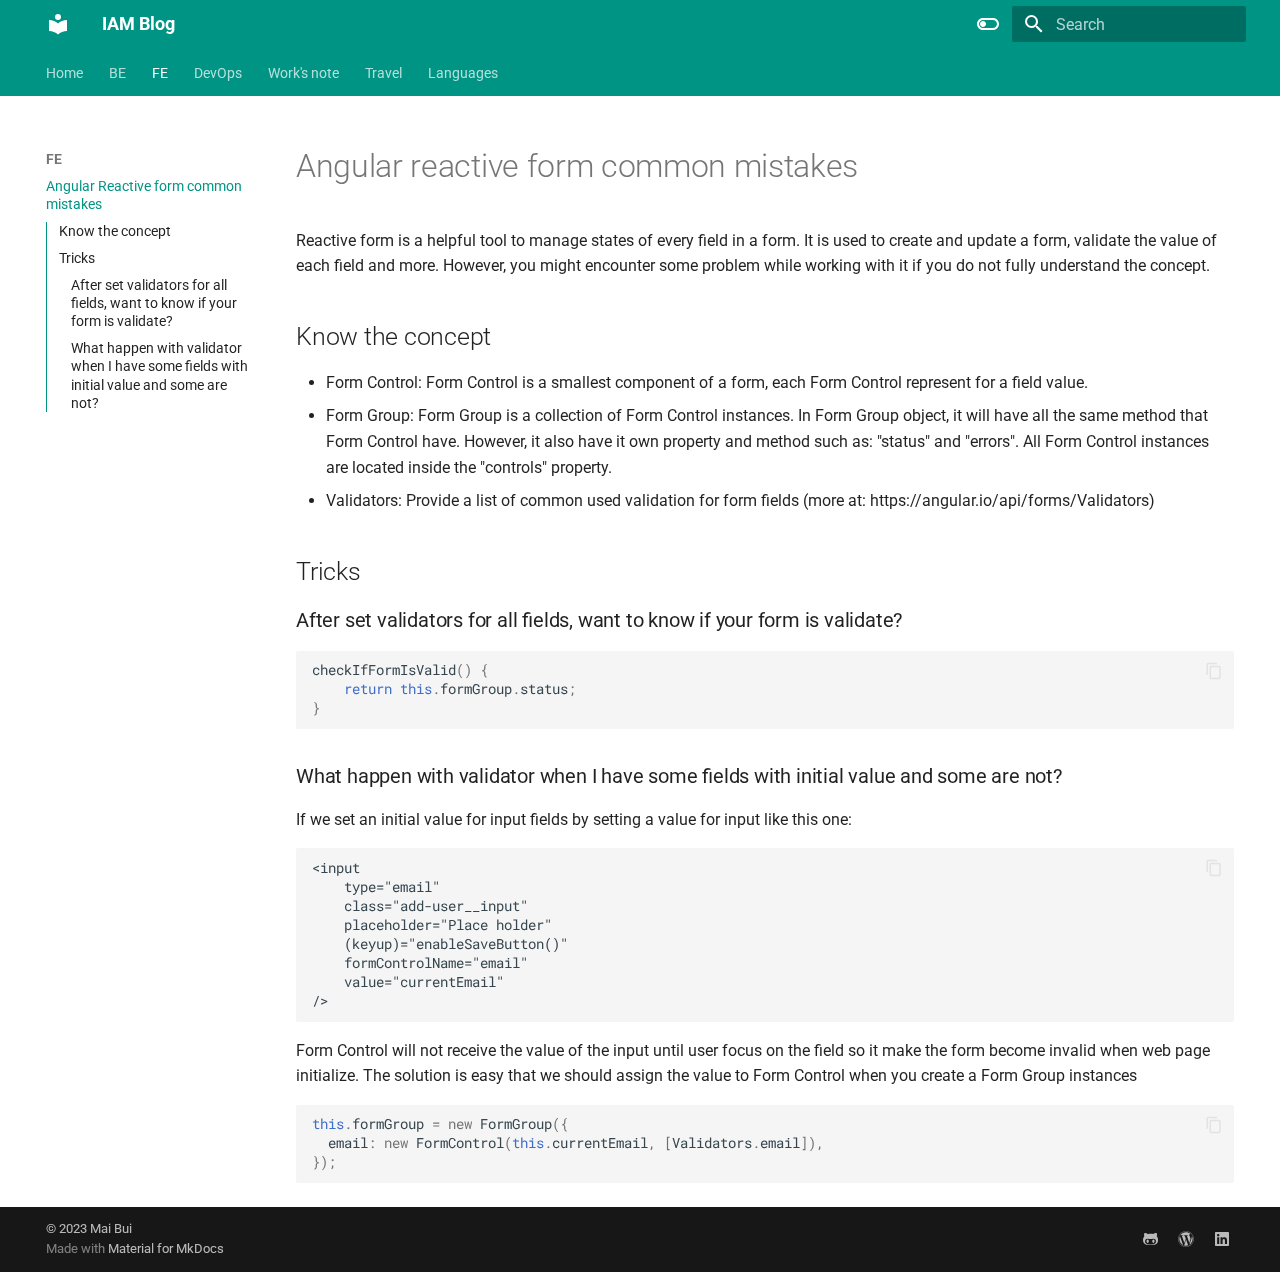
<file: FE/ReactiveFormMistakes/index.html>
<!doctype html>
<html lang="en" class="no-js">
  <head>
    
      <meta charset="utf-8">
      <meta name="viewport" content="width=device-width,initial-scale=1">
      
        <meta name="description" content="My name is Mai Bui and I am currently working as a Software engineer. This blog is a place where I share my knowledges that I have learned and experienced.  Hope that you –  a stranger who have a lot of questions can find your answer here. Scroll down for more information about me.">
      
      
        <meta name="author" content="Mai Bui">
      
      
      
        <link rel="prev" href="../../BE/CamundaOptimisticLocking/">
      
      
        <link rel="next" href="../../DevOps/AngularSpringBootDocker/">
      
      <link rel="icon" href="../../assets/images/favicon.png">
      <meta name="generator" content="mkdocs-1.5.2, mkdocs-material-9.1.21">
    
    
      
        <title>Angular Reactive form common mistakes - IAM Blog</title>
      
    
    
      <link rel="stylesheet" href="../../assets/stylesheets/main.eebd395e.min.css">
      
        
        <link rel="stylesheet" href="../../assets/stylesheets/palette.ecc896b0.min.css">
      
      

    
    
    
      
        
        
        <link rel="preconnect" href="https://fonts.gstatic.com" crossorigin>
        <link rel="stylesheet" href="https://fonts.googleapis.com/css?family=Roboto:300,300i,400,400i,700,700i%7CRoboto+Mono:400,400i,700,700i&display=fallback">
        <style>:root{--md-text-font:"Roboto";--md-code-font:"Roboto Mono"}</style>
      
    
    
    <script>__md_scope=new URL("../..",location),__md_hash=e=>[...e].reduce((e,_)=>(e<<5)-e+_.charCodeAt(0),0),__md_get=(e,_=localStorage,t=__md_scope)=>JSON.parse(_.getItem(t.pathname+"."+e)),__md_set=(e,_,t=localStorage,a=__md_scope)=>{try{t.setItem(a.pathname+"."+e,JSON.stringify(_))}catch(e){}}</script>
    
      

    
    
    
  </head>
  
  
    
    
      
    
    
    
    
    <body dir="ltr" data-md-color-scheme="default" data-md-color-primary="teal" data-md-color-accent="lime">
  
    
    
      <script>var palette=__md_get("__palette");if(palette&&"object"==typeof palette.color)for(var key of Object.keys(palette.color))document.body.setAttribute("data-md-color-"+key,palette.color[key])</script>
    
    <input class="md-toggle" data-md-toggle="drawer" type="checkbox" id="__drawer" autocomplete="off">
    <input class="md-toggle" data-md-toggle="search" type="checkbox" id="__search" autocomplete="off">
    <label class="md-overlay" for="__drawer"></label>
    <div data-md-component="skip">
      
        
        <a href="#angular-reactive-form-common-mistakes" class="md-skip">
          Skip to content
        </a>
      
    </div>
    <div data-md-component="announce">
      
    </div>
    
    
      

<header class="md-header" data-md-component="header">
  <nav class="md-header__inner md-grid" aria-label="Header">
    <a href="../.." title="IAM Blog" class="md-header__button md-logo" aria-label="IAM Blog" data-md-component="logo">
      
  
  <svg xmlns="http://www.w3.org/2000/svg" viewBox="0 0 24 24"><path d="M12 8a3 3 0 0 0 3-3 3 3 0 0 0-3-3 3 3 0 0 0-3 3 3 3 0 0 0 3 3m0 3.54C9.64 9.35 6.5 8 3 8v11c3.5 0 6.64 1.35 9 3.54 2.36-2.19 5.5-3.54 9-3.54V8c-3.5 0-6.64 1.35-9 3.54Z"/></svg>

    </a>
    <label class="md-header__button md-icon" for="__drawer">
      <svg xmlns="http://www.w3.org/2000/svg" viewBox="0 0 24 24"><path d="M3 6h18v2H3V6m0 5h18v2H3v-2m0 5h18v2H3v-2Z"/></svg>
    </label>
    <div class="md-header__title" data-md-component="header-title">
      <div class="md-header__ellipsis">
        <div class="md-header__topic">
          <span class="md-ellipsis">
            IAM Blog
          </span>
        </div>
        <div class="md-header__topic" data-md-component="header-topic">
          <span class="md-ellipsis">
            
              Angular Reactive form common mistakes
            
          </span>
        </div>
      </div>
    </div>
    
      
        <form class="md-header__option" data-md-component="palette">
          
            
            
            
            <input class="md-option" data-md-color-media="" data-md-color-scheme="default" data-md-color-primary="teal" data-md-color-accent="lime"  aria-label="Switch to dark mode"  type="radio" name="__palette" id="__palette_1">
            
              <label class="md-header__button md-icon" title="Switch to dark mode" for="__palette_2" hidden>
                <svg xmlns="http://www.w3.org/2000/svg" viewBox="0 0 24 24"><path d="M17 6H7c-3.31 0-6 2.69-6 6s2.69 6 6 6h10c3.31 0 6-2.69 6-6s-2.69-6-6-6zm0 10H7c-2.21 0-4-1.79-4-4s1.79-4 4-4h10c2.21 0 4 1.79 4 4s-1.79 4-4 4zM7 9c-1.66 0-3 1.34-3 3s1.34 3 3 3 3-1.34 3-3-1.34-3-3-3z"/></svg>
              </label>
            
          
            
            
            
            <input class="md-option" data-md-color-media="" data-md-color-scheme="slate" data-md-color-primary="light-green" data-md-color-accent="indigo"  aria-label="Switch to light mode"  type="radio" name="__palette" id="__palette_2">
            
              <label class="md-header__button md-icon" title="Switch to light mode" for="__palette_1" hidden>
                <svg xmlns="http://www.w3.org/2000/svg" viewBox="0 0 24 24"><path d="M17 7H7a5 5 0 0 0-5 5 5 5 0 0 0 5 5h10a5 5 0 0 0 5-5 5 5 0 0 0-5-5m0 8a3 3 0 0 1-3-3 3 3 0 0 1 3-3 3 3 0 0 1 3 3 3 3 0 0 1-3 3Z"/></svg>
              </label>
            
          
        </form>
      
    
    
    
      <label class="md-header__button md-icon" for="__search">
        <svg xmlns="http://www.w3.org/2000/svg" viewBox="0 0 24 24"><path d="M9.5 3A6.5 6.5 0 0 1 16 9.5c0 1.61-.59 3.09-1.56 4.23l.27.27h.79l5 5-1.5 1.5-5-5v-.79l-.27-.27A6.516 6.516 0 0 1 9.5 16 6.5 6.5 0 0 1 3 9.5 6.5 6.5 0 0 1 9.5 3m0 2C7 5 5 7 5 9.5S7 14 9.5 14 14 12 14 9.5 12 5 9.5 5Z"/></svg>
      </label>
      <div class="md-search" data-md-component="search" role="dialog">
  <label class="md-search__overlay" for="__search"></label>
  <div class="md-search__inner" role="search">
    <form class="md-search__form" name="search">
      <input type="text" class="md-search__input" name="query" aria-label="Search" placeholder="Search" autocapitalize="off" autocorrect="off" autocomplete="off" spellcheck="false" data-md-component="search-query" required>
      <label class="md-search__icon md-icon" for="__search">
        <svg xmlns="http://www.w3.org/2000/svg" viewBox="0 0 24 24"><path d="M9.5 3A6.5 6.5 0 0 1 16 9.5c0 1.61-.59 3.09-1.56 4.23l.27.27h.79l5 5-1.5 1.5-5-5v-.79l-.27-.27A6.516 6.516 0 0 1 9.5 16 6.5 6.5 0 0 1 3 9.5 6.5 6.5 0 0 1 9.5 3m0 2C7 5 5 7 5 9.5S7 14 9.5 14 14 12 14 9.5 12 5 9.5 5Z"/></svg>
        <svg xmlns="http://www.w3.org/2000/svg" viewBox="0 0 24 24"><path d="M20 11v2H8l5.5 5.5-1.42 1.42L4.16 12l7.92-7.92L13.5 5.5 8 11h12Z"/></svg>
      </label>
      <nav class="md-search__options" aria-label="Search">
        
        <button type="reset" class="md-search__icon md-icon" title="Clear" aria-label="Clear" tabindex="-1">
          <svg xmlns="http://www.w3.org/2000/svg" viewBox="0 0 24 24"><path d="M19 6.41 17.59 5 12 10.59 6.41 5 5 6.41 10.59 12 5 17.59 6.41 19 12 13.41 17.59 19 19 17.59 13.41 12 19 6.41Z"/></svg>
        </button>
      </nav>
      
        <div class="md-search__suggest" data-md-component="search-suggest"></div>
      
    </form>
    <div class="md-search__output">
      <div class="md-search__scrollwrap" data-md-scrollfix>
        <div class="md-search-result" data-md-component="search-result">
          <div class="md-search-result__meta">
            Initializing search
          </div>
          <ol class="md-search-result__list" role="presentation"></ol>
        </div>
      </div>
    </div>
  </div>
</div>
    
    
  </nav>
  
</header>
    
    <div class="md-container" data-md-component="container">
      
      
        
          
            
<nav class="md-tabs" aria-label="Tabs" data-md-component="tabs">
  <div class="md-grid">
    <ul class="md-tabs__list">
      
        
  
  


  <li class="md-tabs__item">
    <a href="../.." class="md-tabs__link">
      Home
    </a>
  </li>

      
        
  
  


  
  
  
    <li class="md-tabs__item">
      <a href="../../BE/CamundaOptimisticLocking/" class="md-tabs__link">
        BE
      </a>
    </li>
  

      
        
  
  
    
  


  
  
  
    <li class="md-tabs__item">
      <a href="./" class="md-tabs__link md-tabs__link--active">
        FE
      </a>
    </li>
  

      
        
  
  


  
  
  
    <li class="md-tabs__item">
      <a href="../../DevOps/AngularSpringBootDocker/" class="md-tabs__link">
        DevOps
      </a>
    </li>
  

      
        
  
  


  
  
  
    <li class="md-tabs__item">
      <a href="../../Others/RegexEmailValidation/" class="md-tabs__link">
        Work's note
      </a>
    </li>
  

      
        
  
  


  
  
  
    <li class="md-tabs__item">
      <a href="../../Travel/Swizterland/" class="md-tabs__link">
        Travel
      </a>
    </li>
  

      
        
  
  


  
  
  
    <li class="md-tabs__item">
      <a href="../../Languages/introduction/" class="md-tabs__link">
        Languages
      </a>
    </li>
  

      
    </ul>
  </div>
</nav>
          
        
      
      <main class="md-main" data-md-component="main">
        <div class="md-main__inner md-grid">
          
            
              
              <div class="md-sidebar md-sidebar--primary" data-md-component="sidebar" data-md-type="navigation" >
                <div class="md-sidebar__scrollwrap">
                  <div class="md-sidebar__inner">
                    

  


  

<nav class="md-nav md-nav--primary md-nav--lifted md-nav--integrated" aria-label="Navigation" data-md-level="0">
  <label class="md-nav__title" for="__drawer">
    <a href="../.." title="IAM Blog" class="md-nav__button md-logo" aria-label="IAM Blog" data-md-component="logo">
      
  
  <svg xmlns="http://www.w3.org/2000/svg" viewBox="0 0 24 24"><path d="M12 8a3 3 0 0 0 3-3 3 3 0 0 0-3-3 3 3 0 0 0-3 3 3 3 0 0 0 3 3m0 3.54C9.64 9.35 6.5 8 3 8v11c3.5 0 6.64 1.35 9 3.54 2.36-2.19 5.5-3.54 9-3.54V8c-3.5 0-6.64 1.35-9 3.54Z"/></svg>

    </a>
    IAM Blog
  </label>
  
  <ul class="md-nav__list" data-md-scrollfix>
    
      
      
      

  
  
  
    <li class="md-nav__item">
      <a href="../.." class="md-nav__link">
        Home
      </a>
    </li>
  

    
      
      
      

  
  
  
    
    <li class="md-nav__item md-nav__item--nested">
      
      
      
      
      <input class="md-nav__toggle md-toggle " type="checkbox" id="__nav_2" >
      
      
      
        <label class="md-nav__link" for="__nav_2" id="__nav_2_label" tabindex="0">
          BE
          <span class="md-nav__icon md-icon"></span>
        </label>
      
      <nav class="md-nav" data-md-level="1" aria-labelledby="__nav_2_label" aria-expanded="false">
        <label class="md-nav__title" for="__nav_2">
          <span class="md-nav__icon md-icon"></span>
          BE
        </label>
        <ul class="md-nav__list" data-md-scrollfix>
          
            
              
  
  
  
    <li class="md-nav__item">
      <a href="../../BE/CamundaOptimisticLocking/" class="md-nav__link">
        Camunda Optimistic Locking
      </a>
    </li>
  

            
          
        </ul>
      </nav>
    </li>
  

    
      
      
      

  
  
    
  
  
    
    <li class="md-nav__item md-nav__item--active md-nav__item--nested">
      
      
      
      
      <input class="md-nav__toggle md-toggle " type="checkbox" id="__nav_3" checked>
      
      
      
        <label class="md-nav__link" for="__nav_3" id="__nav_3_label" tabindex="0">
          FE
          <span class="md-nav__icon md-icon"></span>
        </label>
      
      <nav class="md-nav" data-md-level="1" aria-labelledby="__nav_3_label" aria-expanded="true">
        <label class="md-nav__title" for="__nav_3">
          <span class="md-nav__icon md-icon"></span>
          FE
        </label>
        <ul class="md-nav__list" data-md-scrollfix>
          
            
              
  
  
    
  
  
    <li class="md-nav__item md-nav__item--active">
      
      <input class="md-nav__toggle md-toggle" type="checkbox" id="__toc">
      
      
        
      
      
        <label class="md-nav__link md-nav__link--active" for="__toc">
          Angular Reactive form common mistakes
          <span class="md-nav__icon md-icon"></span>
        </label>
      
      <a href="./" class="md-nav__link md-nav__link--active">
        Angular Reactive form common mistakes
      </a>
      
        

<nav class="md-nav md-nav--secondary" aria-label="Table of contents">
  
  
  
    
  
  
    <label class="md-nav__title" for="__toc">
      <span class="md-nav__icon md-icon"></span>
      Table of contents
    </label>
    <ul class="md-nav__list" data-md-component="toc" data-md-scrollfix>
      
        <li class="md-nav__item">
  <a href="#know-the-concept" class="md-nav__link">
    Know the concept
  </a>
  
</li>
      
        <li class="md-nav__item">
  <a href="#tricks" class="md-nav__link">
    Tricks
  </a>
  
    <nav class="md-nav" aria-label="Tricks">
      <ul class="md-nav__list">
        
          <li class="md-nav__item">
  <a href="#after-set-validators-for-all-fields-want-to-know-if-your-form-is-validate" class="md-nav__link">
    After set validators for all fields, want to know if your form is validate?
  </a>
  
</li>
        
          <li class="md-nav__item">
  <a href="#what-happen-with-validator-when-i-have-some-fields-with-initial-value-and-some-are-not" class="md-nav__link">
    What happen with validator when I have some fields with initial value and some are not?
  </a>
  
</li>
        
      </ul>
    </nav>
  
</li>
      
    </ul>
  
</nav>
      
    </li>
  

            
          
        </ul>
      </nav>
    </li>
  

    
      
      
      

  
  
  
    
    <li class="md-nav__item md-nav__item--nested">
      
      
      
      
      <input class="md-nav__toggle md-toggle " type="checkbox" id="__nav_4" >
      
      
      
        <label class="md-nav__link" for="__nav_4" id="__nav_4_label" tabindex="0">
          DevOps
          <span class="md-nav__icon md-icon"></span>
        </label>
      
      <nav class="md-nav" data-md-level="1" aria-labelledby="__nav_4_label" aria-expanded="false">
        <label class="md-nav__title" for="__nav_4">
          <span class="md-nav__icon md-icon"></span>
          DevOps
        </label>
        <ul class="md-nav__list" data-md-scrollfix>
          
            
              
  
  
  
    <li class="md-nav__item">
      <a href="../../DevOps/AngularSpringBootDocker/" class="md-nav__link">
        Docker tutorial Angular + Spring boot application
      </a>
    </li>
  

            
          
        </ul>
      </nav>
    </li>
  

    
      
      
      

  
  
  
    
    <li class="md-nav__item md-nav__item--nested">
      
      
      
      
      <input class="md-nav__toggle md-toggle " type="checkbox" id="__nav_5" >
      
      
      
        <label class="md-nav__link" for="__nav_5" id="__nav_5_label" tabindex="0">
          Work's note
          <span class="md-nav__icon md-icon"></span>
        </label>
      
      <nav class="md-nav" data-md-level="1" aria-labelledby="__nav_5_label" aria-expanded="false">
        <label class="md-nav__title" for="__nav_5">
          <span class="md-nav__icon md-icon"></span>
          Work's note
        </label>
        <ul class="md-nav__list" data-md-scrollfix>
          
            
              
  
  
  
    <li class="md-nav__item">
      <a href="../../Others/RegexEmailValidation/" class="md-nav__link">
        Regex Validation
      </a>
    </li>
  

            
          
        </ul>
      </nav>
    </li>
  

    
      
      
      

  
  
  
    
    <li class="md-nav__item md-nav__item--nested">
      
      
      
      
      <input class="md-nav__toggle md-toggle " type="checkbox" id="__nav_6" >
      
      
      
        <label class="md-nav__link" for="__nav_6" id="__nav_6_label" tabindex="0">
          Travel
          <span class="md-nav__icon md-icon"></span>
        </label>
      
      <nav class="md-nav" data-md-level="1" aria-labelledby="__nav_6_label" aria-expanded="false">
        <label class="md-nav__title" for="__nav_6">
          <span class="md-nav__icon md-icon"></span>
          Travel
        </label>
        <ul class="md-nav__list" data-md-scrollfix>
          
            
              
  
  
  
    <li class="md-nav__item">
      <a href="../../Travel/Swizterland/" class="md-nav__link">
        Swizterland
      </a>
    </li>
  

            
          
        </ul>
      </nav>
    </li>
  

    
      
      
      

  
  
  
    
    <li class="md-nav__item md-nav__item--nested">
      
      
      
      
      <input class="md-nav__toggle md-toggle " type="checkbox" id="__nav_7" >
      
      
      
        <label class="md-nav__link" for="__nav_7" id="__nav_7_label" tabindex="0">
          Languages
          <span class="md-nav__icon md-icon"></span>
        </label>
      
      <nav class="md-nav" data-md-level="1" aria-labelledby="__nav_7_label" aria-expanded="false">
        <label class="md-nav__title" for="__nav_7">
          <span class="md-nav__icon md-icon"></span>
          Languages
        </label>
        <ul class="md-nav__list" data-md-scrollfix>
          
            
              
  
  
  
    <li class="md-nav__item">
      <a href="../../Languages/introduction/" class="md-nav__link">
        Home
      </a>
    </li>
  

            
          
        </ul>
      </nav>
    </li>
  

    
  </ul>
</nav>
                  </div>
                </div>
              </div>
            
            
          
          
            <div class="md-content" data-md-component="content">
              <article class="md-content__inner md-typeset">
                
                  


<h1 id="angular-reactive-form-common-mistakes">Angular reactive form common mistakes</h1>
<p>Reactive form is a helpful tool to manage states of every field in a form. It is used to create and update a form, validate the value of each field and more. However, you might encounter some problem while working with it if you do not fully understand the concept.</p>
<h2 id="know-the-concept">Know the concept</h2>
<ul>
<li>Form Control: Form Control is a smallest component of a form, each Form Control represent for a field value.</li>
<li>Form Group: Form Group is a collection of Form Control instances. In Form Group object, it will have all the same method that Form Control have. However, it also have it own property and method such as: "status" and "errors". All Form Control instances are located inside the "controls" property.</li>
<li>Validators: Provide a list of common used validation for form fields (more at: https://angular.io/api/forms/Validators)</li>
</ul>
<h2 id="tricks">Tricks</h2>
<h3 id="after-set-validators-for-all-fields-want-to-know-if-your-form-is-validate">After set validators for all fields, want to know if your form is validate?</h3>
<div class="highlight"><pre><span></span><code><a id="__codelineno-0-1" name="__codelineno-0-1" href="#__codelineno-0-1"></a><span class="nx">checkIfFormIsValid</span><span class="p">()</span><span class="w"> </span><span class="p">{</span>
<a id="__codelineno-0-2" name="__codelineno-0-2" href="#__codelineno-0-2"></a><span class="w">    </span><span class="k">return</span><span class="w"> </span><span class="k">this</span><span class="p">.</span><span class="nx">formGroup</span><span class="p">.</span><span class="nx">status</span><span class="p">;</span>
<a id="__codelineno-0-3" name="__codelineno-0-3" href="#__codelineno-0-3"></a><span class="p">}</span>
</code></pre></div>
<h3 id="what-happen-with-validator-when-i-have-some-fields-with-initial-value-and-some-are-not">What happen with validator when I have some fields with initial value and some are not?</h3>
<p>If we set an initial value for input fields by setting a value for input like this one:</p>
<div class="highlight"><pre><span></span><code><a id="__codelineno-1-1" name="__codelineno-1-1" href="#__codelineno-1-1"></a>&lt;input
<a id="__codelineno-1-2" name="__codelineno-1-2" href="#__codelineno-1-2"></a>    type=&quot;email&quot;
<a id="__codelineno-1-3" name="__codelineno-1-3" href="#__codelineno-1-3"></a>    class=&quot;add-user__input&quot;
<a id="__codelineno-1-4" name="__codelineno-1-4" href="#__codelineno-1-4"></a>    placeholder=&quot;Place holder&quot;
<a id="__codelineno-1-5" name="__codelineno-1-5" href="#__codelineno-1-5"></a>    (keyup)=&quot;enableSaveButton()&quot;
<a id="__codelineno-1-6" name="__codelineno-1-6" href="#__codelineno-1-6"></a>    formControlName=&quot;email&quot;
<a id="__codelineno-1-7" name="__codelineno-1-7" href="#__codelineno-1-7"></a>    value=&quot;currentEmail&quot;
<a id="__codelineno-1-8" name="__codelineno-1-8" href="#__codelineno-1-8"></a>/&gt;
</code></pre></div>
<p>Form Control will not receive the value of the input until user focus on the field so it make the form become invalid when web page initialize. The solution is easy that we should assign the value to Form Control when you create a Form Group instances</p>
<div class="highlight"><pre><span></span><code><a id="__codelineno-2-1" name="__codelineno-2-1" href="#__codelineno-2-1"></a><span class="k">this</span><span class="p">.</span><span class="nx">formGroup</span><span class="w"> </span><span class="o">=</span><span class="w"> </span><span class="ow">new</span><span class="w"> </span><span class="nx">FormGroup</span><span class="p">({</span>
<a id="__codelineno-2-2" name="__codelineno-2-2" href="#__codelineno-2-2"></a><span class="w">  </span><span class="nx">email</span><span class="o">:</span><span class="w"> </span><span class="ow">new</span><span class="w"> </span><span class="nx">FormControl</span><span class="p">(</span><span class="k">this</span><span class="p">.</span><span class="nx">currentEmail</span><span class="p">,</span><span class="w"> </span><span class="p">[</span><span class="nx">Validators</span><span class="p">.</span><span class="nx">email</span><span class="p">]),</span>
<a id="__codelineno-2-3" name="__codelineno-2-3" href="#__codelineno-2-3"></a><span class="p">});</span>
</code></pre></div>





                
              </article>
            </div>
          
          
  <script>var tabs=__md_get("__tabs");if(Array.isArray(tabs))e:for(var set of document.querySelectorAll(".tabbed-set")){var tab,labels=set.querySelector(".tabbed-labels");for(tab of tabs)for(var label of labels.getElementsByTagName("label"))if(label.innerText.trim()===tab){var input=document.getElementById(label.htmlFor);input.checked=!0;continue e}}</script>

        </div>
        
          <button type="button" class="md-top md-icon" data-md-component="top" hidden>
            <svg xmlns="http://www.w3.org/2000/svg" viewBox="0 0 24 24"><path d="M13 20h-2V8l-5.5 5.5-1.42-1.42L12 4.16l7.92 7.92-1.42 1.42L13 8v12Z"/></svg>
            Back to top
          </button>
        
      </main>
      
        <footer class="md-footer">
  
  <div class="md-footer-meta md-typeset">
    <div class="md-footer-meta__inner md-grid">
      <div class="md-copyright">
  
    <div class="md-copyright__highlight">
      &copy; 2023 <a href="https://github.com/bntmai911/iamblog"  target="_blank" rel="noopener">Mai Bui</a>

    </div>
  
  
    Made with
    <a href="https://squidfunk.github.io/mkdocs-material/" target="_blank" rel="noopener">
      Material for MkDocs
    </a>
  
</div>
      
        <div class="md-social">
  
    
    
    
    
      
      
    
    <a href="https://github.com/bntmai911" target="_blank" rel="noopener" title="github.com" class="md-social__link">
      <svg xmlns="http://www.w3.org/2000/svg" viewBox="0 0 480 512"><!--! Font Awesome Free 6.4.0 by @fontawesome - https://fontawesome.com License - https://fontawesome.com/license/free (Icons: CC BY 4.0, Fonts: SIL OFL 1.1, Code: MIT License) Copyright 2023 Fonticons, Inc.--><path d="M186.1 328.7c0 20.9-10.9 55.1-36.7 55.1s-36.7-34.2-36.7-55.1 10.9-55.1 36.7-55.1 36.7 34.2 36.7 55.1zM480 278.2c0 31.9-3.2 65.7-17.5 95-37.9 76.6-142.1 74.8-216.7 74.8-75.8 0-186.2 2.7-225.6-74.8-14.6-29-20.2-63.1-20.2-95 0-41.9 13.9-81.5 41.5-113.6-5.2-15.8-7.7-32.4-7.7-48.8 0-21.5 4.9-32.3 14.6-51.8 45.3 0 74.3 9 108.8 36 29-6.9 58.8-10 88.7-10 27 0 54.2 2.9 80.4 9.2 34-26.7 63-35.2 107.8-35.2 9.8 19.5 14.6 30.3 14.6 51.8 0 16.4-2.6 32.7-7.7 48.2 27.5 32.4 39 72.3 39 114.2zm-64.3 50.5c0-43.9-26.7-82.6-73.5-82.6-18.9 0-37 3.4-56 6-14.9 2.3-29.8 3.2-45.1 3.2-15.2 0-30.1-.9-45.1-3.2-18.7-2.6-37-6-56-6-46.8 0-73.5 38.7-73.5 82.6 0 87.8 80.4 101.3 150.4 101.3h48.2c70.3 0 150.6-13.4 150.6-101.3zm-82.6-55.1c-25.8 0-36.7 34.2-36.7 55.1s10.9 55.1 36.7 55.1 36.7-34.2 36.7-55.1-10.9-55.1-36.7-55.1z"/></svg>
    </a>
  
    
    
    
    
      
      
    
    <a href="https://jm119.wordpress.com/" target="_blank" rel="noopener" title="jm119.wordpress.com" class="md-social__link">
      <svg xmlns="http://www.w3.org/2000/svg" viewBox="0 0 512 512"><!--! Font Awesome Free 6.4.0 by @fontawesome - https://fontawesome.com License - https://fontawesome.com/license/free (Icons: CC BY 4.0, Fonts: SIL OFL 1.1, Code: MIT License) Copyright 2023 Fonticons, Inc.--><path d="m61.7 169.4 101.5 278C92.2 413 43.3 340.2 43.3 256c0-30.9 6.6-60.1 18.4-86.6zm337.9 75.9c0-26.3-9.4-44.5-17.5-58.7-10.8-17.5-20.9-32.4-20.9-49.9 0-19.6 14.8-37.8 35.7-37.8.9 0 1.8.1 2.8.2-37.9-34.7-88.3-55.9-143.7-55.9-74.3 0-139.7 38.1-177.8 95.9 5 .2 9.7.3 13.7.3 22.2 0 56.7-2.7 56.7-2.7 11.5-.7 12.8 16.2 1.4 17.5 0 0-11.5 1.3-24.3 2l77.5 230.4L249.8 247l-33.1-90.8c-11.5-.7-22.3-2-22.3-2-11.5-.7-10.1-18.2 1.3-17.5 0 0 35.1 2.7 56 2.7 22.2 0 56.7-2.7 56.7-2.7 11.5-.7 12.8 16.2 1.4 17.5 0 0-11.5 1.3-24.3 2l76.9 228.7 21.2-70.9c9-29.4 16-50.5 16-68.7zm-139.9 29.3-63.8 185.5c19.1 5.6 39.2 8.7 60.1 8.7 24.8 0 48.5-4.3 70.6-12.1-.6-.9-1.1-1.9-1.5-2.9l-65.4-179.2zm183-120.7c.9 6.8 1.4 14 1.4 21.9 0 21.6-4 45.8-16.2 76.2l-65 187.9C426.2 403 468.7 334.5 468.7 256c0-37-9.4-71.8-26-102.1zM504 256c0 136.8-111.3 248-248 248C119.2 504 8 392.7 8 256 8 119.2 119.2 8 256 8c136.7 0 248 111.2 248 248zm-11.4 0c0-130.5-106.2-236.6-236.6-236.6C125.5 19.4 19.4 125.5 19.4 256S125.6 492.6 256 492.6c130.5 0 236.6-106.1 236.6-236.6z"/></svg>
    </a>
  
    
    
    
    
      
      
    
    <a href="https://www.linkedin.com/in/thanh-mai-b%C3%B9i-ng%E1%BB%8Dc-9230b910b/" target="_blank" rel="noopener" title="www.linkedin.com" class="md-social__link">
      <svg xmlns="http://www.w3.org/2000/svg" viewBox="0 0 448 512"><!--! Font Awesome Free 6.4.0 by @fontawesome - https://fontawesome.com License - https://fontawesome.com/license/free (Icons: CC BY 4.0, Fonts: SIL OFL 1.1, Code: MIT License) Copyright 2023 Fonticons, Inc.--><path d="M416 32H31.9C14.3 32 0 46.5 0 64.3v383.4C0 465.5 14.3 480 31.9 480H416c17.6 0 32-14.5 32-32.3V64.3c0-17.8-14.4-32.3-32-32.3zM135.4 416H69V202.2h66.5V416zm-33.2-243c-21.3 0-38.5-17.3-38.5-38.5S80.9 96 102.2 96c21.2 0 38.5 17.3 38.5 38.5 0 21.3-17.2 38.5-38.5 38.5zm282.1 243h-66.4V312c0-24.8-.5-56.7-34.5-56.7-34.6 0-39.9 27-39.9 54.9V416h-66.4V202.2h63.7v29.2h.9c8.9-16.8 30.6-34.5 62.9-34.5 67.2 0 79.7 44.3 79.7 101.9V416z"/></svg>
    </a>
  
</div>
      
    </div>
  </div>
</footer>
      
    </div>
    <div class="md-dialog" data-md-component="dialog">
      <div class="md-dialog__inner md-typeset"></div>
    </div>
    
    <script id="__config" type="application/json">{"base": "../..", "features": ["navigation.tabs", "navigation.sections", "toc.integrate", "navigation.top", "search.suggest", "search.highlight", "content.tabs.link", "content.code.annotation", "content.code.copy"], "search": "../../assets/javascripts/workers/search.74e28a9f.min.js", "translations": {"clipboard.copied": "Copied to clipboard", "clipboard.copy": "Copy to clipboard", "search.result.more.one": "1 more on this page", "search.result.more.other": "# more on this page", "search.result.none": "No matching documents", "search.result.one": "1 matching document", "search.result.other": "# matching documents", "search.result.placeholder": "Type to start searching", "search.result.term.missing": "Missing", "select.version": "Select version"}}</script>
    
    
      <script src="../../assets/javascripts/bundle.220ee61c.min.js"></script>
      
    
  </body>
</html>
</file>
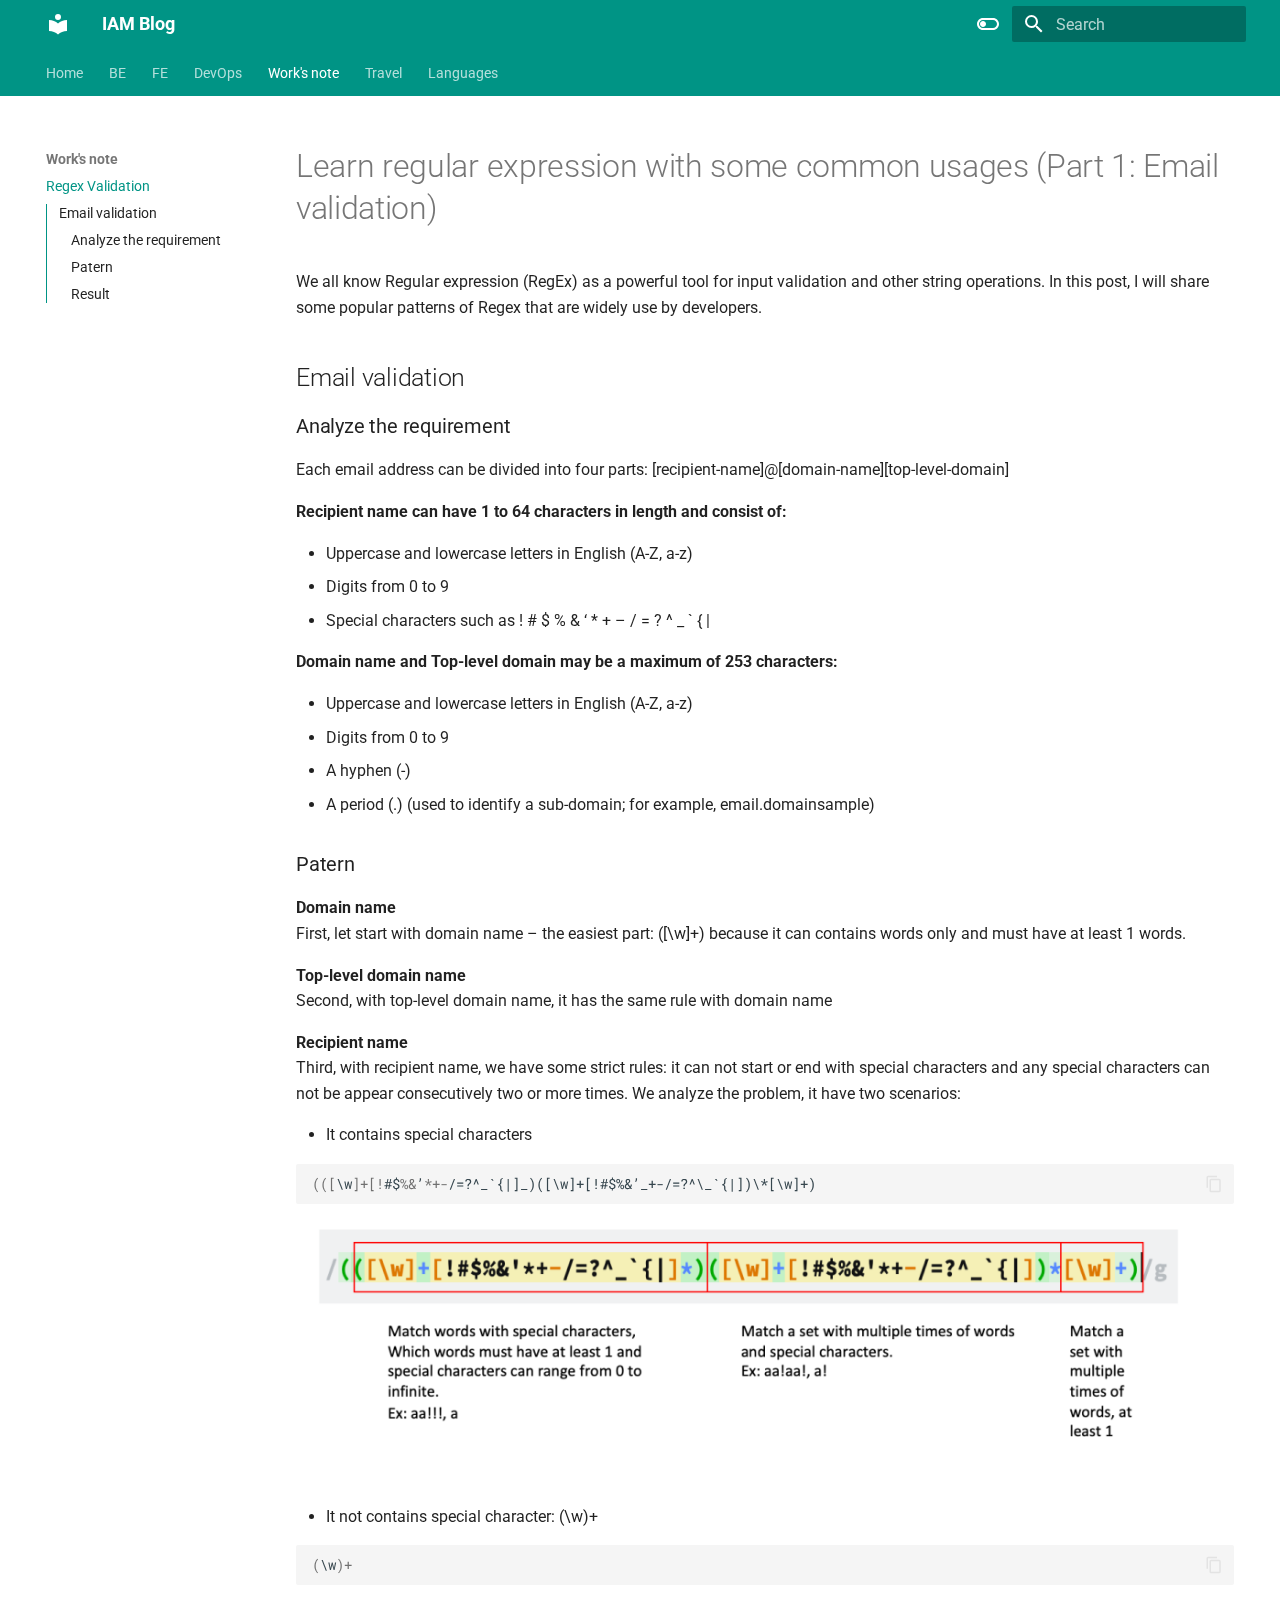
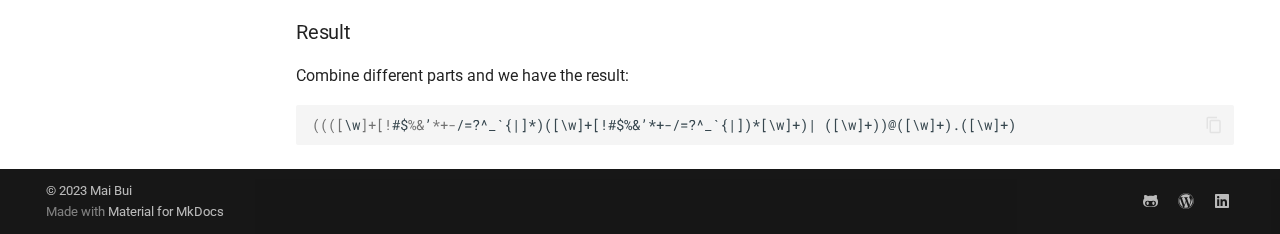
<file: Others/RegexEmailValidation/index.html>
<!doctype html>
<html lang="en" class="no-js">
  <head>
    
      <meta charset="utf-8">
      <meta name="viewport" content="width=device-width,initial-scale=1">
      
        <meta name="description" content="My name is Mai Bui and I am currently working as a Software engineer. This blog is a place where I share my knowledges that I have learned and experienced.  Hope that you –  a stranger who have a lot of questions can find your answer here. Scroll down for more information about me.">
      
      
        <meta name="author" content="Mai Bui">
      
      
      
        <link rel="prev" href="../../DevOps/AngularSpringBootDocker/">
      
      
        <link rel="next" href="../../Travel/Swizterland/">
      
      <link rel="icon" href="../../assets/images/favicon.png">
      <meta name="generator" content="mkdocs-1.5.2, mkdocs-material-9.1.21">
    
    
      
        <title>Regex Validation - IAM Blog</title>
      
    
    
      <link rel="stylesheet" href="../../assets/stylesheets/main.eebd395e.min.css">
      
        
        <link rel="stylesheet" href="../../assets/stylesheets/palette.ecc896b0.min.css">
      
      

    
    
    
      
        
        
        <link rel="preconnect" href="https://fonts.gstatic.com" crossorigin>
        <link rel="stylesheet" href="https://fonts.googleapis.com/css?family=Roboto:300,300i,400,400i,700,700i%7CRoboto+Mono:400,400i,700,700i&display=fallback">
        <style>:root{--md-text-font:"Roboto";--md-code-font:"Roboto Mono"}</style>
      
    
    
    <script>__md_scope=new URL("../..",location),__md_hash=e=>[...e].reduce((e,_)=>(e<<5)-e+_.charCodeAt(0),0),__md_get=(e,_=localStorage,t=__md_scope)=>JSON.parse(_.getItem(t.pathname+"."+e)),__md_set=(e,_,t=localStorage,a=__md_scope)=>{try{t.setItem(a.pathname+"."+e,JSON.stringify(_))}catch(e){}}</script>
    
      

    
    
    
  </head>
  
  
    
    
      
    
    
    
    
    <body dir="ltr" data-md-color-scheme="default" data-md-color-primary="teal" data-md-color-accent="lime">
  
    
    
      <script>var palette=__md_get("__palette");if(palette&&"object"==typeof palette.color)for(var key of Object.keys(palette.color))document.body.setAttribute("data-md-color-"+key,palette.color[key])</script>
    
    <input class="md-toggle" data-md-toggle="drawer" type="checkbox" id="__drawer" autocomplete="off">
    <input class="md-toggle" data-md-toggle="search" type="checkbox" id="__search" autocomplete="off">
    <label class="md-overlay" for="__drawer"></label>
    <div data-md-component="skip">
      
        
        <a href="#learn-regular-expression-with-some-common-usages-part-1-email-validation" class="md-skip">
          Skip to content
        </a>
      
    </div>
    <div data-md-component="announce">
      
    </div>
    
    
      

<header class="md-header" data-md-component="header">
  <nav class="md-header__inner md-grid" aria-label="Header">
    <a href="../.." title="IAM Blog" class="md-header__button md-logo" aria-label="IAM Blog" data-md-component="logo">
      
  
  <svg xmlns="http://www.w3.org/2000/svg" viewBox="0 0 24 24"><path d="M12 8a3 3 0 0 0 3-3 3 3 0 0 0-3-3 3 3 0 0 0-3 3 3 3 0 0 0 3 3m0 3.54C9.64 9.35 6.5 8 3 8v11c3.5 0 6.64 1.35 9 3.54 2.36-2.19 5.5-3.54 9-3.54V8c-3.5 0-6.64 1.35-9 3.54Z"/></svg>

    </a>
    <label class="md-header__button md-icon" for="__drawer">
      <svg xmlns="http://www.w3.org/2000/svg" viewBox="0 0 24 24"><path d="M3 6h18v2H3V6m0 5h18v2H3v-2m0 5h18v2H3v-2Z"/></svg>
    </label>
    <div class="md-header__title" data-md-component="header-title">
      <div class="md-header__ellipsis">
        <div class="md-header__topic">
          <span class="md-ellipsis">
            IAM Blog
          </span>
        </div>
        <div class="md-header__topic" data-md-component="header-topic">
          <span class="md-ellipsis">
            
              Regex Validation
            
          </span>
        </div>
      </div>
    </div>
    
      
        <form class="md-header__option" data-md-component="palette">
          
            
            
            
            <input class="md-option" data-md-color-media="" data-md-color-scheme="default" data-md-color-primary="teal" data-md-color-accent="lime"  aria-label="Switch to dark mode"  type="radio" name="__palette" id="__palette_1">
            
              <label class="md-header__button md-icon" title="Switch to dark mode" for="__palette_2" hidden>
                <svg xmlns="http://www.w3.org/2000/svg" viewBox="0 0 24 24"><path d="M17 6H7c-3.31 0-6 2.69-6 6s2.69 6 6 6h10c3.31 0 6-2.69 6-6s-2.69-6-6-6zm0 10H7c-2.21 0-4-1.79-4-4s1.79-4 4-4h10c2.21 0 4 1.79 4 4s-1.79 4-4 4zM7 9c-1.66 0-3 1.34-3 3s1.34 3 3 3 3-1.34 3-3-1.34-3-3-3z"/></svg>
              </label>
            
          
            
            
            
            <input class="md-option" data-md-color-media="" data-md-color-scheme="slate" data-md-color-primary="light-green" data-md-color-accent="indigo"  aria-label="Switch to light mode"  type="radio" name="__palette" id="__palette_2">
            
              <label class="md-header__button md-icon" title="Switch to light mode" for="__palette_1" hidden>
                <svg xmlns="http://www.w3.org/2000/svg" viewBox="0 0 24 24"><path d="M17 7H7a5 5 0 0 0-5 5 5 5 0 0 0 5 5h10a5 5 0 0 0 5-5 5 5 0 0 0-5-5m0 8a3 3 0 0 1-3-3 3 3 0 0 1 3-3 3 3 0 0 1 3 3 3 3 0 0 1-3 3Z"/></svg>
              </label>
            
          
        </form>
      
    
    
    
      <label class="md-header__button md-icon" for="__search">
        <svg xmlns="http://www.w3.org/2000/svg" viewBox="0 0 24 24"><path d="M9.5 3A6.5 6.5 0 0 1 16 9.5c0 1.61-.59 3.09-1.56 4.23l.27.27h.79l5 5-1.5 1.5-5-5v-.79l-.27-.27A6.516 6.516 0 0 1 9.5 16 6.5 6.5 0 0 1 3 9.5 6.5 6.5 0 0 1 9.5 3m0 2C7 5 5 7 5 9.5S7 14 9.5 14 14 12 14 9.5 12 5 9.5 5Z"/></svg>
      </label>
      <div class="md-search" data-md-component="search" role="dialog">
  <label class="md-search__overlay" for="__search"></label>
  <div class="md-search__inner" role="search">
    <form class="md-search__form" name="search">
      <input type="text" class="md-search__input" name="query" aria-label="Search" placeholder="Search" autocapitalize="off" autocorrect="off" autocomplete="off" spellcheck="false" data-md-component="search-query" required>
      <label class="md-search__icon md-icon" for="__search">
        <svg xmlns="http://www.w3.org/2000/svg" viewBox="0 0 24 24"><path d="M9.5 3A6.5 6.5 0 0 1 16 9.5c0 1.61-.59 3.09-1.56 4.23l.27.27h.79l5 5-1.5 1.5-5-5v-.79l-.27-.27A6.516 6.516 0 0 1 9.5 16 6.5 6.5 0 0 1 3 9.5 6.5 6.5 0 0 1 9.5 3m0 2C7 5 5 7 5 9.5S7 14 9.5 14 14 12 14 9.5 12 5 9.5 5Z"/></svg>
        <svg xmlns="http://www.w3.org/2000/svg" viewBox="0 0 24 24"><path d="M20 11v2H8l5.5 5.5-1.42 1.42L4.16 12l7.92-7.92L13.5 5.5 8 11h12Z"/></svg>
      </label>
      <nav class="md-search__options" aria-label="Search">
        
        <button type="reset" class="md-search__icon md-icon" title="Clear" aria-label="Clear" tabindex="-1">
          <svg xmlns="http://www.w3.org/2000/svg" viewBox="0 0 24 24"><path d="M19 6.41 17.59 5 12 10.59 6.41 5 5 6.41 10.59 12 5 17.59 6.41 19 12 13.41 17.59 19 19 17.59 13.41 12 19 6.41Z"/></svg>
        </button>
      </nav>
      
        <div class="md-search__suggest" data-md-component="search-suggest"></div>
      
    </form>
    <div class="md-search__output">
      <div class="md-search__scrollwrap" data-md-scrollfix>
        <div class="md-search-result" data-md-component="search-result">
          <div class="md-search-result__meta">
            Initializing search
          </div>
          <ol class="md-search-result__list" role="presentation"></ol>
        </div>
      </div>
    </div>
  </div>
</div>
    
    
  </nav>
  
</header>
    
    <div class="md-container" data-md-component="container">
      
      
        
          
            
<nav class="md-tabs" aria-label="Tabs" data-md-component="tabs">
  <div class="md-grid">
    <ul class="md-tabs__list">
      
        
  
  


  <li class="md-tabs__item">
    <a href="../.." class="md-tabs__link">
      Home
    </a>
  </li>

      
        
  
  


  
  
  
    <li class="md-tabs__item">
      <a href="../../BE/CamundaOptimisticLocking/" class="md-tabs__link">
        BE
      </a>
    </li>
  

      
        
  
  


  
  
  
    <li class="md-tabs__item">
      <a href="../../FE/ReactiveFormMistakes/" class="md-tabs__link">
        FE
      </a>
    </li>
  

      
        
  
  


  
  
  
    <li class="md-tabs__item">
      <a href="../../DevOps/AngularSpringBootDocker/" class="md-tabs__link">
        DevOps
      </a>
    </li>
  

      
        
  
  
    
  


  
  
  
    <li class="md-tabs__item">
      <a href="./" class="md-tabs__link md-tabs__link--active">
        Work's note
      </a>
    </li>
  

      
        
  
  


  
  
  
    <li class="md-tabs__item">
      <a href="../../Travel/Swizterland/" class="md-tabs__link">
        Travel
      </a>
    </li>
  

      
        
  
  


  
  
  
    <li class="md-tabs__item">
      <a href="../../Languages/introduction/" class="md-tabs__link">
        Languages
      </a>
    </li>
  

      
    </ul>
  </div>
</nav>
          
        
      
      <main class="md-main" data-md-component="main">
        <div class="md-main__inner md-grid">
          
            
              
              <div class="md-sidebar md-sidebar--primary" data-md-component="sidebar" data-md-type="navigation" >
                <div class="md-sidebar__scrollwrap">
                  <div class="md-sidebar__inner">
                    

  


  

<nav class="md-nav md-nav--primary md-nav--lifted md-nav--integrated" aria-label="Navigation" data-md-level="0">
  <label class="md-nav__title" for="__drawer">
    <a href="../.." title="IAM Blog" class="md-nav__button md-logo" aria-label="IAM Blog" data-md-component="logo">
      
  
  <svg xmlns="http://www.w3.org/2000/svg" viewBox="0 0 24 24"><path d="M12 8a3 3 0 0 0 3-3 3 3 0 0 0-3-3 3 3 0 0 0-3 3 3 3 0 0 0 3 3m0 3.54C9.64 9.35 6.5 8 3 8v11c3.5 0 6.64 1.35 9 3.54 2.36-2.19 5.5-3.54 9-3.54V8c-3.5 0-6.64 1.35-9 3.54Z"/></svg>

    </a>
    IAM Blog
  </label>
  
  <ul class="md-nav__list" data-md-scrollfix>
    
      
      
      

  
  
  
    <li class="md-nav__item">
      <a href="../.." class="md-nav__link">
        Home
      </a>
    </li>
  

    
      
      
      

  
  
  
    
    <li class="md-nav__item md-nav__item--nested">
      
      
      
      
      <input class="md-nav__toggle md-toggle " type="checkbox" id="__nav_2" >
      
      
      
        <label class="md-nav__link" for="__nav_2" id="__nav_2_label" tabindex="0">
          BE
          <span class="md-nav__icon md-icon"></span>
        </label>
      
      <nav class="md-nav" data-md-level="1" aria-labelledby="__nav_2_label" aria-expanded="false">
        <label class="md-nav__title" for="__nav_2">
          <span class="md-nav__icon md-icon"></span>
          BE
        </label>
        <ul class="md-nav__list" data-md-scrollfix>
          
            
              
  
  
  
    <li class="md-nav__item">
      <a href="../../BE/CamundaOptimisticLocking/" class="md-nav__link">
        Camunda Optimistic Locking
      </a>
    </li>
  

            
          
        </ul>
      </nav>
    </li>
  

    
      
      
      

  
  
  
    
    <li class="md-nav__item md-nav__item--nested">
      
      
      
      
      <input class="md-nav__toggle md-toggle " type="checkbox" id="__nav_3" >
      
      
      
        <label class="md-nav__link" for="__nav_3" id="__nav_3_label" tabindex="0">
          FE
          <span class="md-nav__icon md-icon"></span>
        </label>
      
      <nav class="md-nav" data-md-level="1" aria-labelledby="__nav_3_label" aria-expanded="false">
        <label class="md-nav__title" for="__nav_3">
          <span class="md-nav__icon md-icon"></span>
          FE
        </label>
        <ul class="md-nav__list" data-md-scrollfix>
          
            
              
  
  
  
    <li class="md-nav__item">
      <a href="../../FE/ReactiveFormMistakes/" class="md-nav__link">
        Angular Reactive form common mistakes
      </a>
    </li>
  

            
          
        </ul>
      </nav>
    </li>
  

    
      
      
      

  
  
  
    
    <li class="md-nav__item md-nav__item--nested">
      
      
      
      
      <input class="md-nav__toggle md-toggle " type="checkbox" id="__nav_4" >
      
      
      
        <label class="md-nav__link" for="__nav_4" id="__nav_4_label" tabindex="0">
          DevOps
          <span class="md-nav__icon md-icon"></span>
        </label>
      
      <nav class="md-nav" data-md-level="1" aria-labelledby="__nav_4_label" aria-expanded="false">
        <label class="md-nav__title" for="__nav_4">
          <span class="md-nav__icon md-icon"></span>
          DevOps
        </label>
        <ul class="md-nav__list" data-md-scrollfix>
          
            
              
  
  
  
    <li class="md-nav__item">
      <a href="../../DevOps/AngularSpringBootDocker/" class="md-nav__link">
        Docker tutorial Angular + Spring boot application
      </a>
    </li>
  

            
          
        </ul>
      </nav>
    </li>
  

    
      
      
      

  
  
    
  
  
    
    <li class="md-nav__item md-nav__item--active md-nav__item--nested">
      
      
      
      
      <input class="md-nav__toggle md-toggle " type="checkbox" id="__nav_5" checked>
      
      
      
        <label class="md-nav__link" for="__nav_5" id="__nav_5_label" tabindex="0">
          Work's note
          <span class="md-nav__icon md-icon"></span>
        </label>
      
      <nav class="md-nav" data-md-level="1" aria-labelledby="__nav_5_label" aria-expanded="true">
        <label class="md-nav__title" for="__nav_5">
          <span class="md-nav__icon md-icon"></span>
          Work's note
        </label>
        <ul class="md-nav__list" data-md-scrollfix>
          
            
              
  
  
    
  
  
    <li class="md-nav__item md-nav__item--active">
      
      <input class="md-nav__toggle md-toggle" type="checkbox" id="__toc">
      
      
        
      
      
        <label class="md-nav__link md-nav__link--active" for="__toc">
          Regex Validation
          <span class="md-nav__icon md-icon"></span>
        </label>
      
      <a href="./" class="md-nav__link md-nav__link--active">
        Regex Validation
      </a>
      
        

<nav class="md-nav md-nav--secondary" aria-label="Table of contents">
  
  
  
    
  
  
    <label class="md-nav__title" for="__toc">
      <span class="md-nav__icon md-icon"></span>
      Table of contents
    </label>
    <ul class="md-nav__list" data-md-component="toc" data-md-scrollfix>
      
        <li class="md-nav__item">
  <a href="#email-validation" class="md-nav__link">
    Email validation
  </a>
  
    <nav class="md-nav" aria-label="Email validation">
      <ul class="md-nav__list">
        
          <li class="md-nav__item">
  <a href="#analyze-the-requirement" class="md-nav__link">
    Analyze the requirement
  </a>
  
</li>
        
          <li class="md-nav__item">
  <a href="#patern" class="md-nav__link">
    Patern
  </a>
  
</li>
        
          <li class="md-nav__item">
  <a href="#result" class="md-nav__link">
    Result
  </a>
  
</li>
        
      </ul>
    </nav>
  
</li>
      
    </ul>
  
</nav>
      
    </li>
  

            
          
        </ul>
      </nav>
    </li>
  

    
      
      
      

  
  
  
    
    <li class="md-nav__item md-nav__item--nested">
      
      
      
      
      <input class="md-nav__toggle md-toggle " type="checkbox" id="__nav_6" >
      
      
      
        <label class="md-nav__link" for="__nav_6" id="__nav_6_label" tabindex="0">
          Travel
          <span class="md-nav__icon md-icon"></span>
        </label>
      
      <nav class="md-nav" data-md-level="1" aria-labelledby="__nav_6_label" aria-expanded="false">
        <label class="md-nav__title" for="__nav_6">
          <span class="md-nav__icon md-icon"></span>
          Travel
        </label>
        <ul class="md-nav__list" data-md-scrollfix>
          
            
              
  
  
  
    <li class="md-nav__item">
      <a href="../../Travel/Swizterland/" class="md-nav__link">
        Swizterland
      </a>
    </li>
  

            
          
        </ul>
      </nav>
    </li>
  

    
      
      
      

  
  
  
    
    <li class="md-nav__item md-nav__item--nested">
      
      
      
      
      <input class="md-nav__toggle md-toggle " type="checkbox" id="__nav_7" >
      
      
      
        <label class="md-nav__link" for="__nav_7" id="__nav_7_label" tabindex="0">
          Languages
          <span class="md-nav__icon md-icon"></span>
        </label>
      
      <nav class="md-nav" data-md-level="1" aria-labelledby="__nav_7_label" aria-expanded="false">
        <label class="md-nav__title" for="__nav_7">
          <span class="md-nav__icon md-icon"></span>
          Languages
        </label>
        <ul class="md-nav__list" data-md-scrollfix>
          
            
              
  
  
  
    <li class="md-nav__item">
      <a href="../../Languages/introduction/" class="md-nav__link">
        Home
      </a>
    </li>
  

            
          
        </ul>
      </nav>
    </li>
  

    
  </ul>
</nav>
                  </div>
                </div>
              </div>
            
            
          
          
            <div class="md-content" data-md-component="content">
              <article class="md-content__inner md-typeset">
                
                  


<h1 id="learn-regular-expression-with-some-common-usages-part-1-email-validation">Learn regular expression with some common usages (Part 1: Email validation)</h1>
<p>We all know Regular expression (RegEx) as a powerful tool for input validation and other string operations. In this post, I will share some popular patterns of Regex that are widely use by developers.</p>
<h2 id="email-validation">Email validation</h2>
<h3 id="analyze-the-requirement">Analyze the requirement</h3>
<p>Each email address can be divided into four parts:
[recipient-name]@[domain-name][top-level-domain]</p>
<p><strong>Recipient name can have 1 to 64 characters in length and consist of:</strong></p>
<ul>
<li>Uppercase and lowercase letters in English (A-Z, a-z)</li>
<li>Digits from 0 to 9</li>
<li>Special characters such as ! # $ % &amp; ‘ * + – / = ? ^ _ ` { |</li>
</ul>
<p><strong>Domain name and Top-level domain may be a maximum of 253 characters:</strong></p>
<ul>
<li>Uppercase and lowercase letters in English (A-Z, a-z)</li>
<li>Digits from 0 to 9</li>
<li>A hyphen (-)</li>
<li>A period (.) (used to identify a sub-domain; for example, email.domainsample)</li>
</ul>
<h3 id="patern">Patern</h3>
<p><strong>Domain name</strong><br>
First, let start with domain name – the easiest part: ([\w]+) because it can contains words only and must have at least 1 words.</p>
<p><strong>Top-level domain name</strong><br>
Second, with top-level domain name, it has the same rule with domain name</p>
<p><strong>Recipient name</strong><br>
Third, with recipient name, we have some strict rules: it can not start or end with special characters and any special characters can not be appear consecutively two or more times. We analyze the problem, it have two scenarios:</p>
<ul>
<li>It contains special characters</li>
</ul>
<div class="highlight"><pre><span></span><code><a id="__codelineno-0-1" name="__codelineno-0-1" href="#__codelineno-0-1"></a><span class="p">(([</span><span class="err">\</span><span class="nx">w</span><span class="p">]</span><span class="o">+</span><span class="p">[</span><span class="o">!</span><span class="err">#</span><span class="nx">$</span><span class="o">%&amp;</span><span class="err">’</span><span class="o">*+-</span><span class="err">/=?^_`{|]_)([\w]+[!#$%&amp;’_+-/=?^\_`{|])\*[\w]+)</span>
</code></pre></div>
<p><img alt="Regex contains special characters!" src="../images/regexRecipient1st.png" /></p>
<ul>
<li>It not contains special character: (\w)+</li>
</ul>
<div class="highlight"><pre><span></span><code><a id="__codelineno-1-1" name="__codelineno-1-1" href="#__codelineno-1-1"></a><span class="p">(</span><span class="err">\</span><span class="nx">w</span><span class="p">)</span><span class="o">+</span>
</code></pre></div>
<h3 id="result">Result</h3>
<p>Combine different parts and we have the result:</p>
<div class="highlight"><pre><span></span><code><a id="__codelineno-2-1" name="__codelineno-2-1" href="#__codelineno-2-1"></a><span class="p">((([</span><span class="err">\</span><span class="nx">w</span><span class="p">]</span><span class="o">+</span><span class="p">[</span><span class="o">!</span><span class="err">#</span><span class="nx">$</span><span class="o">%&amp;</span><span class="err">’</span><span class="o">*+-</span><span class="err">/=?^_`{|]*)([\w]+[!#$%&amp;’*+-/=?^_`{|])*[\w]+)| ([\w]+))@([\w]+).([\w]+)</span>
</code></pre></div>





                
              </article>
            </div>
          
          
  <script>var tabs=__md_get("__tabs");if(Array.isArray(tabs))e:for(var set of document.querySelectorAll(".tabbed-set")){var tab,labels=set.querySelector(".tabbed-labels");for(tab of tabs)for(var label of labels.getElementsByTagName("label"))if(label.innerText.trim()===tab){var input=document.getElementById(label.htmlFor);input.checked=!0;continue e}}</script>

        </div>
        
          <button type="button" class="md-top md-icon" data-md-component="top" hidden>
            <svg xmlns="http://www.w3.org/2000/svg" viewBox="0 0 24 24"><path d="M13 20h-2V8l-5.5 5.5-1.42-1.42L12 4.16l7.92 7.92-1.42 1.42L13 8v12Z"/></svg>
            Back to top
          </button>
        
      </main>
      
        <footer class="md-footer">
  
  <div class="md-footer-meta md-typeset">
    <div class="md-footer-meta__inner md-grid">
      <div class="md-copyright">
  
    <div class="md-copyright__highlight">
      &copy; 2023 <a href="https://github.com/bntmai911/iamblog"  target="_blank" rel="noopener">Mai Bui</a>

    </div>
  
  
    Made with
    <a href="https://squidfunk.github.io/mkdocs-material/" target="_blank" rel="noopener">
      Material for MkDocs
    </a>
  
</div>
      
        <div class="md-social">
  
    
    
    
    
      
      
    
    <a href="https://github.com/bntmai911" target="_blank" rel="noopener" title="github.com" class="md-social__link">
      <svg xmlns="http://www.w3.org/2000/svg" viewBox="0 0 480 512"><!--! Font Awesome Free 6.4.0 by @fontawesome - https://fontawesome.com License - https://fontawesome.com/license/free (Icons: CC BY 4.0, Fonts: SIL OFL 1.1, Code: MIT License) Copyright 2023 Fonticons, Inc.--><path d="M186.1 328.7c0 20.9-10.9 55.1-36.7 55.1s-36.7-34.2-36.7-55.1 10.9-55.1 36.7-55.1 36.7 34.2 36.7 55.1zM480 278.2c0 31.9-3.2 65.7-17.5 95-37.9 76.6-142.1 74.8-216.7 74.8-75.8 0-186.2 2.7-225.6-74.8-14.6-29-20.2-63.1-20.2-95 0-41.9 13.9-81.5 41.5-113.6-5.2-15.8-7.7-32.4-7.7-48.8 0-21.5 4.9-32.3 14.6-51.8 45.3 0 74.3 9 108.8 36 29-6.9 58.8-10 88.7-10 27 0 54.2 2.9 80.4 9.2 34-26.7 63-35.2 107.8-35.2 9.8 19.5 14.6 30.3 14.6 51.8 0 16.4-2.6 32.7-7.7 48.2 27.5 32.4 39 72.3 39 114.2zm-64.3 50.5c0-43.9-26.7-82.6-73.5-82.6-18.9 0-37 3.4-56 6-14.9 2.3-29.8 3.2-45.1 3.2-15.2 0-30.1-.9-45.1-3.2-18.7-2.6-37-6-56-6-46.8 0-73.5 38.7-73.5 82.6 0 87.8 80.4 101.3 150.4 101.3h48.2c70.3 0 150.6-13.4 150.6-101.3zm-82.6-55.1c-25.8 0-36.7 34.2-36.7 55.1s10.9 55.1 36.7 55.1 36.7-34.2 36.7-55.1-10.9-55.1-36.7-55.1z"/></svg>
    </a>
  
    
    
    
    
      
      
    
    <a href="https://jm119.wordpress.com/" target="_blank" rel="noopener" title="jm119.wordpress.com" class="md-social__link">
      <svg xmlns="http://www.w3.org/2000/svg" viewBox="0 0 512 512"><!--! Font Awesome Free 6.4.0 by @fontawesome - https://fontawesome.com License - https://fontawesome.com/license/free (Icons: CC BY 4.0, Fonts: SIL OFL 1.1, Code: MIT License) Copyright 2023 Fonticons, Inc.--><path d="m61.7 169.4 101.5 278C92.2 413 43.3 340.2 43.3 256c0-30.9 6.6-60.1 18.4-86.6zm337.9 75.9c0-26.3-9.4-44.5-17.5-58.7-10.8-17.5-20.9-32.4-20.9-49.9 0-19.6 14.8-37.8 35.7-37.8.9 0 1.8.1 2.8.2-37.9-34.7-88.3-55.9-143.7-55.9-74.3 0-139.7 38.1-177.8 95.9 5 .2 9.7.3 13.7.3 22.2 0 56.7-2.7 56.7-2.7 11.5-.7 12.8 16.2 1.4 17.5 0 0-11.5 1.3-24.3 2l77.5 230.4L249.8 247l-33.1-90.8c-11.5-.7-22.3-2-22.3-2-11.5-.7-10.1-18.2 1.3-17.5 0 0 35.1 2.7 56 2.7 22.2 0 56.7-2.7 56.7-2.7 11.5-.7 12.8 16.2 1.4 17.5 0 0-11.5 1.3-24.3 2l76.9 228.7 21.2-70.9c9-29.4 16-50.5 16-68.7zm-139.9 29.3-63.8 185.5c19.1 5.6 39.2 8.7 60.1 8.7 24.8 0 48.5-4.3 70.6-12.1-.6-.9-1.1-1.9-1.5-2.9l-65.4-179.2zm183-120.7c.9 6.8 1.4 14 1.4 21.9 0 21.6-4 45.8-16.2 76.2l-65 187.9C426.2 403 468.7 334.5 468.7 256c0-37-9.4-71.8-26-102.1zM504 256c0 136.8-111.3 248-248 248C119.2 504 8 392.7 8 256 8 119.2 119.2 8 256 8c136.7 0 248 111.2 248 248zm-11.4 0c0-130.5-106.2-236.6-236.6-236.6C125.5 19.4 19.4 125.5 19.4 256S125.6 492.6 256 492.6c130.5 0 236.6-106.1 236.6-236.6z"/></svg>
    </a>
  
    
    
    
    
      
      
    
    <a href="https://www.linkedin.com/in/thanh-mai-b%C3%B9i-ng%E1%BB%8Dc-9230b910b/" target="_blank" rel="noopener" title="www.linkedin.com" class="md-social__link">
      <svg xmlns="http://www.w3.org/2000/svg" viewBox="0 0 448 512"><!--! Font Awesome Free 6.4.0 by @fontawesome - https://fontawesome.com License - https://fontawesome.com/license/free (Icons: CC BY 4.0, Fonts: SIL OFL 1.1, Code: MIT License) Copyright 2023 Fonticons, Inc.--><path d="M416 32H31.9C14.3 32 0 46.5 0 64.3v383.4C0 465.5 14.3 480 31.9 480H416c17.6 0 32-14.5 32-32.3V64.3c0-17.8-14.4-32.3-32-32.3zM135.4 416H69V202.2h66.5V416zm-33.2-243c-21.3 0-38.5-17.3-38.5-38.5S80.9 96 102.2 96c21.2 0 38.5 17.3 38.5 38.5 0 21.3-17.2 38.5-38.5 38.5zm282.1 243h-66.4V312c0-24.8-.5-56.7-34.5-56.7-34.6 0-39.9 27-39.9 54.9V416h-66.4V202.2h63.7v29.2h.9c8.9-16.8 30.6-34.5 62.9-34.5 67.2 0 79.7 44.3 79.7 101.9V416z"/></svg>
    </a>
  
</div>
      
    </div>
  </div>
</footer>
      
    </div>
    <div class="md-dialog" data-md-component="dialog">
      <div class="md-dialog__inner md-typeset"></div>
    </div>
    
    <script id="__config" type="application/json">{"base": "../..", "features": ["navigation.tabs", "navigation.sections", "toc.integrate", "navigation.top", "search.suggest", "search.highlight", "content.tabs.link", "content.code.annotation", "content.code.copy"], "search": "../../assets/javascripts/workers/search.74e28a9f.min.js", "translations": {"clipboard.copied": "Copied to clipboard", "clipboard.copy": "Copy to clipboard", "search.result.more.one": "1 more on this page", "search.result.more.other": "# more on this page", "search.result.none": "No matching documents", "search.result.one": "1 matching document", "search.result.other": "# matching documents", "search.result.placeholder": "Type to start searching", "search.result.term.missing": "Missing", "select.version": "Select version"}}</script>
    
    
      <script src="../../assets/javascripts/bundle.220ee61c.min.js"></script>
      
    
  </body>
</html>
</file>
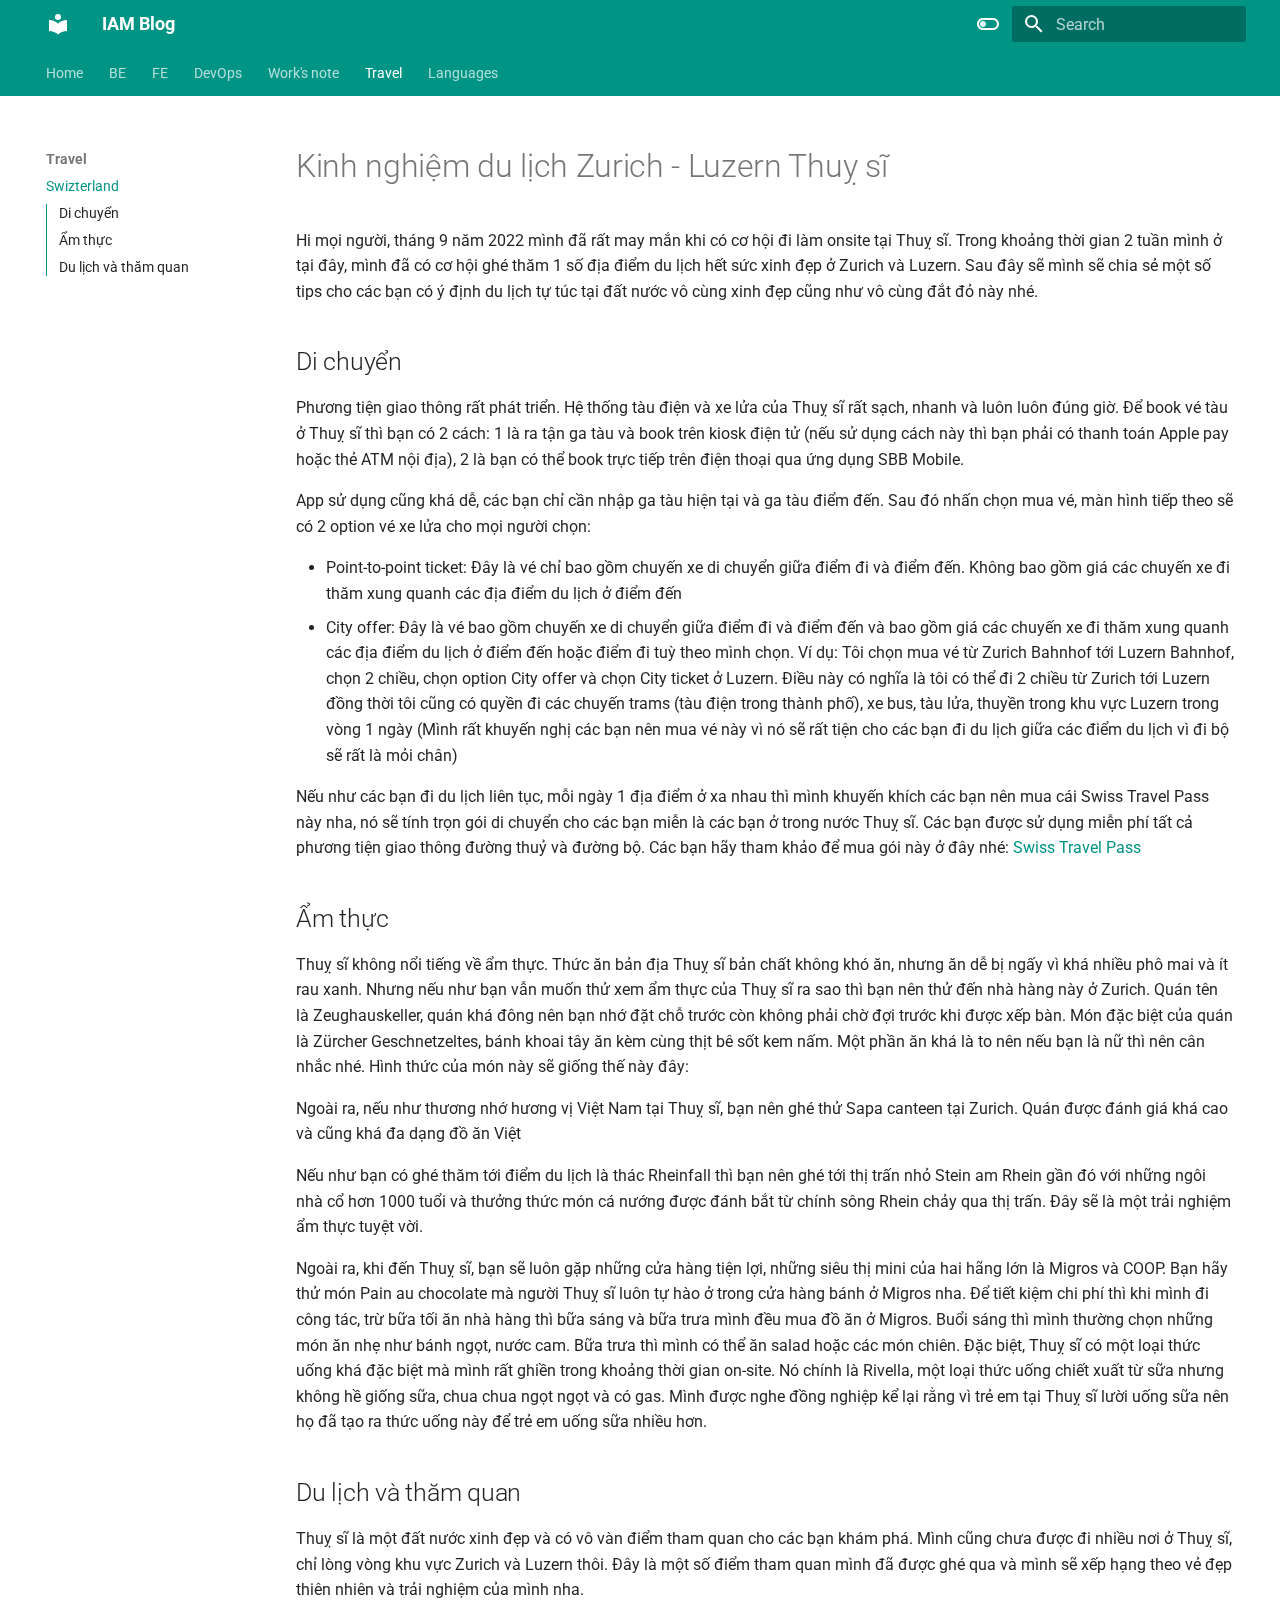
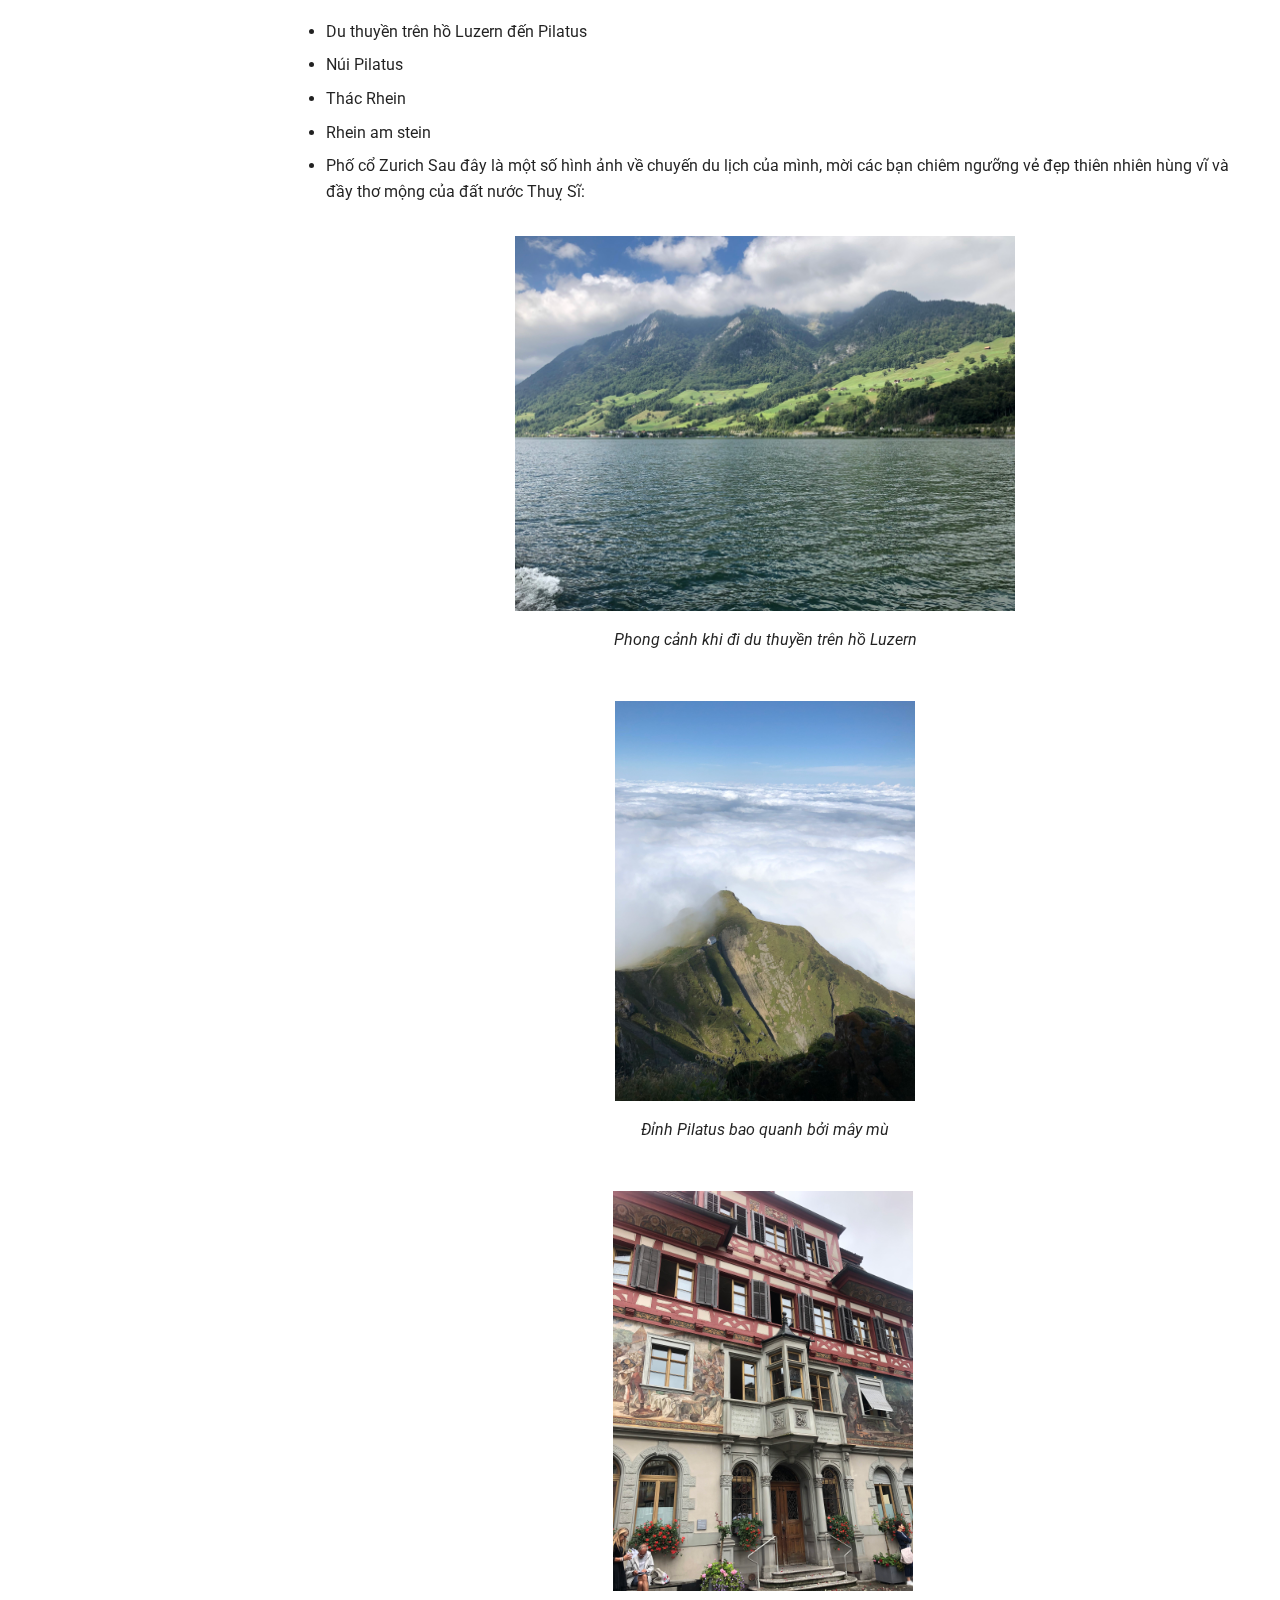
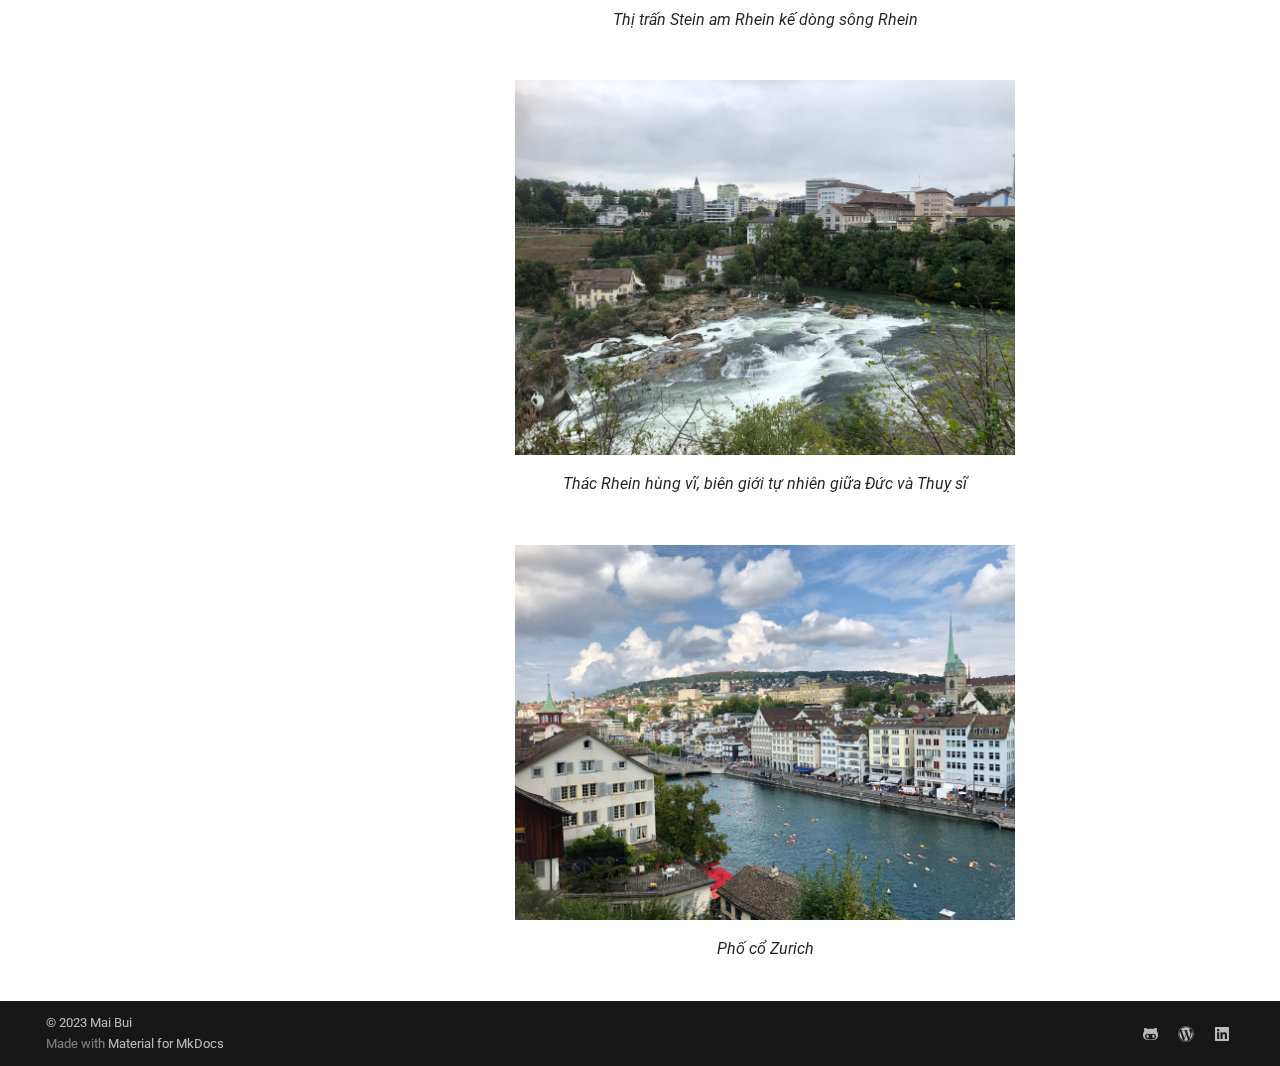
<file: Travel/Swizterland/index.html>
<!doctype html>
<html lang="en" class="no-js">
  <head>
    
      <meta charset="utf-8">
      <meta name="viewport" content="width=device-width,initial-scale=1">
      
        <meta name="description" content="My name is Mai Bui and I am currently working as a Software engineer. This blog is a place where I share my knowledges that I have learned and experienced.  Hope that you –  a stranger who have a lot of questions can find your answer here. Scroll down for more information about me.">
      
      
        <meta name="author" content="Mai Bui">
      
      
      
        <link rel="prev" href="../../Others/RegexEmailValidation/">
      
      
        <link rel="next" href="../../Languages/introduction/">
      
      <link rel="icon" href="../../assets/images/favicon.png">
      <meta name="generator" content="mkdocs-1.5.2, mkdocs-material-9.1.21">
    
    
      
        <title>Swizterland - IAM Blog</title>
      
    
    
      <link rel="stylesheet" href="../../assets/stylesheets/main.eebd395e.min.css">
      
        
        <link rel="stylesheet" href="../../assets/stylesheets/palette.ecc896b0.min.css">
      
      

    
    
    
      
        
        
        <link rel="preconnect" href="https://fonts.gstatic.com" crossorigin>
        <link rel="stylesheet" href="https://fonts.googleapis.com/css?family=Roboto:300,300i,400,400i,700,700i%7CRoboto+Mono:400,400i,700,700i&display=fallback">
        <style>:root{--md-text-font:"Roboto";--md-code-font:"Roboto Mono"}</style>
      
    
    
    <script>__md_scope=new URL("../..",location),__md_hash=e=>[...e].reduce((e,_)=>(e<<5)-e+_.charCodeAt(0),0),__md_get=(e,_=localStorage,t=__md_scope)=>JSON.parse(_.getItem(t.pathname+"."+e)),__md_set=(e,_,t=localStorage,a=__md_scope)=>{try{t.setItem(a.pathname+"."+e,JSON.stringify(_))}catch(e){}}</script>
    
      

    
    
    
  </head>
  
  
    
    
      
    
    
    
    
    <body dir="ltr" data-md-color-scheme="default" data-md-color-primary="teal" data-md-color-accent="lime">
  
    
    
      <script>var palette=__md_get("__palette");if(palette&&"object"==typeof palette.color)for(var key of Object.keys(palette.color))document.body.setAttribute("data-md-color-"+key,palette.color[key])</script>
    
    <input class="md-toggle" data-md-toggle="drawer" type="checkbox" id="__drawer" autocomplete="off">
    <input class="md-toggle" data-md-toggle="search" type="checkbox" id="__search" autocomplete="off">
    <label class="md-overlay" for="__drawer"></label>
    <div data-md-component="skip">
      
        
        <a href="#kinh-nghiem-du-lich-zurich-luzern-thuy-si" class="md-skip">
          Skip to content
        </a>
      
    </div>
    <div data-md-component="announce">
      
    </div>
    
    
      

<header class="md-header" data-md-component="header">
  <nav class="md-header__inner md-grid" aria-label="Header">
    <a href="../.." title="IAM Blog" class="md-header__button md-logo" aria-label="IAM Blog" data-md-component="logo">
      
  
  <svg xmlns="http://www.w3.org/2000/svg" viewBox="0 0 24 24"><path d="M12 8a3 3 0 0 0 3-3 3 3 0 0 0-3-3 3 3 0 0 0-3 3 3 3 0 0 0 3 3m0 3.54C9.64 9.35 6.5 8 3 8v11c3.5 0 6.64 1.35 9 3.54 2.36-2.19 5.5-3.54 9-3.54V8c-3.5 0-6.64 1.35-9 3.54Z"/></svg>

    </a>
    <label class="md-header__button md-icon" for="__drawer">
      <svg xmlns="http://www.w3.org/2000/svg" viewBox="0 0 24 24"><path d="M3 6h18v2H3V6m0 5h18v2H3v-2m0 5h18v2H3v-2Z"/></svg>
    </label>
    <div class="md-header__title" data-md-component="header-title">
      <div class="md-header__ellipsis">
        <div class="md-header__topic">
          <span class="md-ellipsis">
            IAM Blog
          </span>
        </div>
        <div class="md-header__topic" data-md-component="header-topic">
          <span class="md-ellipsis">
            
              Swizterland
            
          </span>
        </div>
      </div>
    </div>
    
      
        <form class="md-header__option" data-md-component="palette">
          
            
            
            
            <input class="md-option" data-md-color-media="" data-md-color-scheme="default" data-md-color-primary="teal" data-md-color-accent="lime"  aria-label="Switch to dark mode"  type="radio" name="__palette" id="__palette_1">
            
              <label class="md-header__button md-icon" title="Switch to dark mode" for="__palette_2" hidden>
                <svg xmlns="http://www.w3.org/2000/svg" viewBox="0 0 24 24"><path d="M17 6H7c-3.31 0-6 2.69-6 6s2.69 6 6 6h10c3.31 0 6-2.69 6-6s-2.69-6-6-6zm0 10H7c-2.21 0-4-1.79-4-4s1.79-4 4-4h10c2.21 0 4 1.79 4 4s-1.79 4-4 4zM7 9c-1.66 0-3 1.34-3 3s1.34 3 3 3 3-1.34 3-3-1.34-3-3-3z"/></svg>
              </label>
            
          
            
            
            
            <input class="md-option" data-md-color-media="" data-md-color-scheme="slate" data-md-color-primary="light-green" data-md-color-accent="indigo"  aria-label="Switch to light mode"  type="radio" name="__palette" id="__palette_2">
            
              <label class="md-header__button md-icon" title="Switch to light mode" for="__palette_1" hidden>
                <svg xmlns="http://www.w3.org/2000/svg" viewBox="0 0 24 24"><path d="M17 7H7a5 5 0 0 0-5 5 5 5 0 0 0 5 5h10a5 5 0 0 0 5-5 5 5 0 0 0-5-5m0 8a3 3 0 0 1-3-3 3 3 0 0 1 3-3 3 3 0 0 1 3 3 3 3 0 0 1-3 3Z"/></svg>
              </label>
            
          
        </form>
      
    
    
    
      <label class="md-header__button md-icon" for="__search">
        <svg xmlns="http://www.w3.org/2000/svg" viewBox="0 0 24 24"><path d="M9.5 3A6.5 6.5 0 0 1 16 9.5c0 1.61-.59 3.09-1.56 4.23l.27.27h.79l5 5-1.5 1.5-5-5v-.79l-.27-.27A6.516 6.516 0 0 1 9.5 16 6.5 6.5 0 0 1 3 9.5 6.5 6.5 0 0 1 9.5 3m0 2C7 5 5 7 5 9.5S7 14 9.5 14 14 12 14 9.5 12 5 9.5 5Z"/></svg>
      </label>
      <div class="md-search" data-md-component="search" role="dialog">
  <label class="md-search__overlay" for="__search"></label>
  <div class="md-search__inner" role="search">
    <form class="md-search__form" name="search">
      <input type="text" class="md-search__input" name="query" aria-label="Search" placeholder="Search" autocapitalize="off" autocorrect="off" autocomplete="off" spellcheck="false" data-md-component="search-query" required>
      <label class="md-search__icon md-icon" for="__search">
        <svg xmlns="http://www.w3.org/2000/svg" viewBox="0 0 24 24"><path d="M9.5 3A6.5 6.5 0 0 1 16 9.5c0 1.61-.59 3.09-1.56 4.23l.27.27h.79l5 5-1.5 1.5-5-5v-.79l-.27-.27A6.516 6.516 0 0 1 9.5 16 6.5 6.5 0 0 1 3 9.5 6.5 6.5 0 0 1 9.5 3m0 2C7 5 5 7 5 9.5S7 14 9.5 14 14 12 14 9.5 12 5 9.5 5Z"/></svg>
        <svg xmlns="http://www.w3.org/2000/svg" viewBox="0 0 24 24"><path d="M20 11v2H8l5.5 5.5-1.42 1.42L4.16 12l7.92-7.92L13.5 5.5 8 11h12Z"/></svg>
      </label>
      <nav class="md-search__options" aria-label="Search">
        
        <button type="reset" class="md-search__icon md-icon" title="Clear" aria-label="Clear" tabindex="-1">
          <svg xmlns="http://www.w3.org/2000/svg" viewBox="0 0 24 24"><path d="M19 6.41 17.59 5 12 10.59 6.41 5 5 6.41 10.59 12 5 17.59 6.41 19 12 13.41 17.59 19 19 17.59 13.41 12 19 6.41Z"/></svg>
        </button>
      </nav>
      
        <div class="md-search__suggest" data-md-component="search-suggest"></div>
      
    </form>
    <div class="md-search__output">
      <div class="md-search__scrollwrap" data-md-scrollfix>
        <div class="md-search-result" data-md-component="search-result">
          <div class="md-search-result__meta">
            Initializing search
          </div>
          <ol class="md-search-result__list" role="presentation"></ol>
        </div>
      </div>
    </div>
  </div>
</div>
    
    
  </nav>
  
</header>
    
    <div class="md-container" data-md-component="container">
      
      
        
          
            
<nav class="md-tabs" aria-label="Tabs" data-md-component="tabs">
  <div class="md-grid">
    <ul class="md-tabs__list">
      
        
  
  


  <li class="md-tabs__item">
    <a href="../.." class="md-tabs__link">
      Home
    </a>
  </li>

      
        
  
  


  
  
  
    <li class="md-tabs__item">
      <a href="../../BE/CamundaOptimisticLocking/" class="md-tabs__link">
        BE
      </a>
    </li>
  

      
        
  
  


  
  
  
    <li class="md-tabs__item">
      <a href="../../FE/ReactiveFormMistakes/" class="md-tabs__link">
        FE
      </a>
    </li>
  

      
        
  
  


  
  
  
    <li class="md-tabs__item">
      <a href="../../DevOps/AngularSpringBootDocker/" class="md-tabs__link">
        DevOps
      </a>
    </li>
  

      
        
  
  


  
  
  
    <li class="md-tabs__item">
      <a href="../../Others/RegexEmailValidation/" class="md-tabs__link">
        Work's note
      </a>
    </li>
  

      
        
  
  
    
  


  
  
  
    <li class="md-tabs__item">
      <a href="./" class="md-tabs__link md-tabs__link--active">
        Travel
      </a>
    </li>
  

      
        
  
  


  
  
  
    <li class="md-tabs__item">
      <a href="../../Languages/introduction/" class="md-tabs__link">
        Languages
      </a>
    </li>
  

      
    </ul>
  </div>
</nav>
          
        
      
      <main class="md-main" data-md-component="main">
        <div class="md-main__inner md-grid">
          
            
              
              <div class="md-sidebar md-sidebar--primary" data-md-component="sidebar" data-md-type="navigation" >
                <div class="md-sidebar__scrollwrap">
                  <div class="md-sidebar__inner">
                    

  


  

<nav class="md-nav md-nav--primary md-nav--lifted md-nav--integrated" aria-label="Navigation" data-md-level="0">
  <label class="md-nav__title" for="__drawer">
    <a href="../.." title="IAM Blog" class="md-nav__button md-logo" aria-label="IAM Blog" data-md-component="logo">
      
  
  <svg xmlns="http://www.w3.org/2000/svg" viewBox="0 0 24 24"><path d="M12 8a3 3 0 0 0 3-3 3 3 0 0 0-3-3 3 3 0 0 0-3 3 3 3 0 0 0 3 3m0 3.54C9.64 9.35 6.5 8 3 8v11c3.5 0 6.64 1.35 9 3.54 2.36-2.19 5.5-3.54 9-3.54V8c-3.5 0-6.64 1.35-9 3.54Z"/></svg>

    </a>
    IAM Blog
  </label>
  
  <ul class="md-nav__list" data-md-scrollfix>
    
      
      
      

  
  
  
    <li class="md-nav__item">
      <a href="../.." class="md-nav__link">
        Home
      </a>
    </li>
  

    
      
      
      

  
  
  
    
    <li class="md-nav__item md-nav__item--nested">
      
      
      
      
      <input class="md-nav__toggle md-toggle " type="checkbox" id="__nav_2" >
      
      
      
        <label class="md-nav__link" for="__nav_2" id="__nav_2_label" tabindex="0">
          BE
          <span class="md-nav__icon md-icon"></span>
        </label>
      
      <nav class="md-nav" data-md-level="1" aria-labelledby="__nav_2_label" aria-expanded="false">
        <label class="md-nav__title" for="__nav_2">
          <span class="md-nav__icon md-icon"></span>
          BE
        </label>
        <ul class="md-nav__list" data-md-scrollfix>
          
            
              
  
  
  
    <li class="md-nav__item">
      <a href="../../BE/CamundaOptimisticLocking/" class="md-nav__link">
        Camunda Optimistic Locking
      </a>
    </li>
  

            
          
        </ul>
      </nav>
    </li>
  

    
      
      
      

  
  
  
    
    <li class="md-nav__item md-nav__item--nested">
      
      
      
      
      <input class="md-nav__toggle md-toggle " type="checkbox" id="__nav_3" >
      
      
      
        <label class="md-nav__link" for="__nav_3" id="__nav_3_label" tabindex="0">
          FE
          <span class="md-nav__icon md-icon"></span>
        </label>
      
      <nav class="md-nav" data-md-level="1" aria-labelledby="__nav_3_label" aria-expanded="false">
        <label class="md-nav__title" for="__nav_3">
          <span class="md-nav__icon md-icon"></span>
          FE
        </label>
        <ul class="md-nav__list" data-md-scrollfix>
          
            
              
  
  
  
    <li class="md-nav__item">
      <a href="../../FE/ReactiveFormMistakes/" class="md-nav__link">
        Angular Reactive form common mistakes
      </a>
    </li>
  

            
          
        </ul>
      </nav>
    </li>
  

    
      
      
      

  
  
  
    
    <li class="md-nav__item md-nav__item--nested">
      
      
      
      
      <input class="md-nav__toggle md-toggle " type="checkbox" id="__nav_4" >
      
      
      
        <label class="md-nav__link" for="__nav_4" id="__nav_4_label" tabindex="0">
          DevOps
          <span class="md-nav__icon md-icon"></span>
        </label>
      
      <nav class="md-nav" data-md-level="1" aria-labelledby="__nav_4_label" aria-expanded="false">
        <label class="md-nav__title" for="__nav_4">
          <span class="md-nav__icon md-icon"></span>
          DevOps
        </label>
        <ul class="md-nav__list" data-md-scrollfix>
          
            
              
  
  
  
    <li class="md-nav__item">
      <a href="../../DevOps/AngularSpringBootDocker/" class="md-nav__link">
        Docker tutorial Angular + Spring boot application
      </a>
    </li>
  

            
          
        </ul>
      </nav>
    </li>
  

    
      
      
      

  
  
  
    
    <li class="md-nav__item md-nav__item--nested">
      
      
      
      
      <input class="md-nav__toggle md-toggle " type="checkbox" id="__nav_5" >
      
      
      
        <label class="md-nav__link" for="__nav_5" id="__nav_5_label" tabindex="0">
          Work's note
          <span class="md-nav__icon md-icon"></span>
        </label>
      
      <nav class="md-nav" data-md-level="1" aria-labelledby="__nav_5_label" aria-expanded="false">
        <label class="md-nav__title" for="__nav_5">
          <span class="md-nav__icon md-icon"></span>
          Work's note
        </label>
        <ul class="md-nav__list" data-md-scrollfix>
          
            
              
  
  
  
    <li class="md-nav__item">
      <a href="../../Others/RegexEmailValidation/" class="md-nav__link">
        Regex Validation
      </a>
    </li>
  

            
          
        </ul>
      </nav>
    </li>
  

    
      
      
      

  
  
    
  
  
    
    <li class="md-nav__item md-nav__item--active md-nav__item--nested">
      
      
      
      
      <input class="md-nav__toggle md-toggle " type="checkbox" id="__nav_6" checked>
      
      
      
        <label class="md-nav__link" for="__nav_6" id="__nav_6_label" tabindex="0">
          Travel
          <span class="md-nav__icon md-icon"></span>
        </label>
      
      <nav class="md-nav" data-md-level="1" aria-labelledby="__nav_6_label" aria-expanded="true">
        <label class="md-nav__title" for="__nav_6">
          <span class="md-nav__icon md-icon"></span>
          Travel
        </label>
        <ul class="md-nav__list" data-md-scrollfix>
          
            
              
  
  
    
  
  
    <li class="md-nav__item md-nav__item--active">
      
      <input class="md-nav__toggle md-toggle" type="checkbox" id="__toc">
      
      
        
      
      
        <label class="md-nav__link md-nav__link--active" for="__toc">
          Swizterland
          <span class="md-nav__icon md-icon"></span>
        </label>
      
      <a href="./" class="md-nav__link md-nav__link--active">
        Swizterland
      </a>
      
        

<nav class="md-nav md-nav--secondary" aria-label="Table of contents">
  
  
  
    
  
  
    <label class="md-nav__title" for="__toc">
      <span class="md-nav__icon md-icon"></span>
      Table of contents
    </label>
    <ul class="md-nav__list" data-md-component="toc" data-md-scrollfix>
      
        <li class="md-nav__item">
  <a href="#di-chuyen" class="md-nav__link">
    Di chuyển
  </a>
  
</li>
      
        <li class="md-nav__item">
  <a href="#am-thuc" class="md-nav__link">
    Ẩm thực
  </a>
  
</li>
      
        <li class="md-nav__item">
  <a href="#du-lich-va-tham-quan" class="md-nav__link">
    Du lịch và thăm quan
  </a>
  
</li>
      
    </ul>
  
</nav>
      
    </li>
  

            
          
        </ul>
      </nav>
    </li>
  

    
      
      
      

  
  
  
    
    <li class="md-nav__item md-nav__item--nested">
      
      
      
      
      <input class="md-nav__toggle md-toggle " type="checkbox" id="__nav_7" >
      
      
      
        <label class="md-nav__link" for="__nav_7" id="__nav_7_label" tabindex="0">
          Languages
          <span class="md-nav__icon md-icon"></span>
        </label>
      
      <nav class="md-nav" data-md-level="1" aria-labelledby="__nav_7_label" aria-expanded="false">
        <label class="md-nav__title" for="__nav_7">
          <span class="md-nav__icon md-icon"></span>
          Languages
        </label>
        <ul class="md-nav__list" data-md-scrollfix>
          
            
              
  
  
  
    <li class="md-nav__item">
      <a href="../../Languages/introduction/" class="md-nav__link">
        Home
      </a>
    </li>
  

            
          
        </ul>
      </nav>
    </li>
  

    
  </ul>
</nav>
                  </div>
                </div>
              </div>
            
            
          
          
            <div class="md-content" data-md-component="content">
              <article class="md-content__inner md-typeset">
                
                  


<h1 id="kinh-nghiem-du-lich-zurich-luzern-thuy-si">Kinh nghiệm du lịch Zurich - Luzern Thuỵ sĩ</h1>
<p>Hi mọi người, tháng 9 năm 2022 mình đã rất may mắn khi có cơ hội đi làm onsite tại Thuỵ sĩ. Trong khoảng thời gian
2 tuần mình ở tại đây, mình đã có cơ hội ghé thăm 1 số địa điểm du lịch hết sức xinh đẹp ở Zurich và Luzern. Sau đây
sẽ mình sẽ chia sẻ một số tips cho các bạn có ý định du lịch tự túc tại đất nước vô cùng xinh đẹp cũng như vô cùng đắt
đỏ này nhé.</p>
<h2 id="di-chuyen">Di chuyển</h2>
<p>Phương tiện giao thông rất phát triển. Hệ thống tàu điện và xe lửa của Thuỵ sĩ rất sạch, nhanh và luôn luôn đúng giờ.
Để book vé tàu ở Thuỵ sĩ thì bạn có 2 cách: 1 là ra tận ga tàu và book trên kiosk điện tử (nếu sử dụng cách này thì
bạn phải có thanh toán Apple pay hoặc thẻ ATM nội địa), 2 là bạn có thể book trực tiếp trên điện thoại qua ứng dụng SBB Mobile.</p>
<p>App sử dụng cũng khá dễ, các bạn chỉ cần nhập ga tàu hiện tại và ga tàu điểm đến. Sau đó nhấn chọn mua vé, màn hình tiếp theo
sẽ có 2 option vé xe lửa cho mọi người chọn:</p>
<ul>
<li>Point-to-point ticket: Đây là vé chỉ bao gồm chuyến xe di chuyển giữa điểm đi và điểm đến. Không bao gồm giá các chuyến xe
  đi thăm xung quanh các địa điểm du lịch ở điểm đến</li>
<li>City offer: Đây là vé bao gồm chuyến xe di chuyển giữa điểm đi và điểm đến và bao gồm giá các chuyến xe
  đi thăm xung quanh các địa điểm du lịch ở điểm đến hoặc điểm đi tuỳ theo mình chọn. Ví dụ: Tôi chọn mua vé từ Zurich Bahnhof tới Luzern Bahnhof, chọn 2 chiều, chọn option City offer và chọn City ticket ở Luzern. Điều này có nghĩa là tôi có thể đi 2 chiều từ Zurich tới Luzern đồng thời tôi cũng có quyền đi các chuyến trams (tàu điện trong thành phố), xe bus, tàu lửa, thuyền trong khu vực Luzern trong vòng 1 ngày (Mình rất khuyến nghị các bạn nên mua vé này vì nó sẽ rất tiện cho các bạn đi du lịch giữa các điểm du lịch vì đi bộ sẽ rất là mỏi chân)</li>
</ul>
<p>Nếu như các bạn đi du lịch liên tục, mỗi ngày 1 địa điểm ở xa nhau thì mình khuyến khích các bạn nên mua cái Swiss Travel Pass này nha, nó sẽ tính trọn gói di chuyển cho các bạn miễn là các bạn ở trong nước Thuỵ sĩ. Các bạn được sử dụng miễn phí tất cả phương tiện giao thông đường thuỷ và đường bộ. Các bạn hãy tham khảo để mua gói này ở đây nhé: <a href="https://www.kkday.com/en/product/2524-swiss-travel-pass?cid=2636&amp;ud1=English_VN&amp;ud2=sw_2524&amp;gclid=Cj0KCQjw1rqkBhCTARIsAAHz7K12Eqj_AQK_y4RAEzUXhwLoKoSSg3TnUxKIfM_ErMB8YnATxg6S_EAaAlq9EALw_wcB">Swiss Travel Pass</a></p>
<h2 id="am-thuc">Ẩm thực</h2>
<p>Thuỵ sĩ không nổi tiếng về ẩm thực. Thức ăn bản địa Thuỵ sĩ bản chất không khó ăn, nhưng ăn dễ bị ngấy vì khá nhiều phô mai và ít rau xanh. Nhưng nếu như bạn vẫn muốn thử xem ẩm thực của Thuỵ sĩ ra sao thì bạn nên thử đến nhà hàng này ở Zurich.
Quán tên là Zeughauskeller, quán khá đông nên bạn nhớ đặt chỗ trước còn không phải chờ đợi trước khi được xếp bàn. Món đặc biệt của quán là Zürcher Geschnetzeltes, bánh khoai tây ăn kèm cùng thịt bê sốt kem nấm. Một phần ăn khá là to nên nếu bạn là nữ thì nên cân nhắc nhé. Hình thức của món này sẽ giống thế này đây:</p>
<p>Ngoài ra, nếu như thương nhớ hương vị Việt Nam tại Thuỵ sĩ, bạn nên ghé thử Sapa canteen tại Zurich. Quán được đánh giá khá cao và cũng khá đa dạng đồ ăn Việt</p>
<p>Nếu như bạn có ghé thăm tới điểm du lịch là thác Rheinfall thì bạn nên ghé tới thị trấn nhỏ Stein am Rhein gần đó với những ngôi nhà cổ hơn 1000 tuổi và thưởng thức món cá nướng được đánh bắt từ chính sông Rhein chảy qua thị trấn. Đây sẽ là một trải nghiệm ẩm thực tuyệt vời.</p>
<p>Ngoài ra, khi đến Thuỵ sĩ, bạn sẽ luôn gặp những cửa hàng tiện lợi, những siêu thị mini của hai hãng lớn là Migros và COOP. Bạn hãy thử món Pain au chocolate mà người Thuỵ sĩ luôn tự hào ở trong cửa hàng bánh ở Migros nha. Để tiết kiệm chi phí thì khi mình đi công tác, trừ bữa tối ăn nhà hàng thì bữa sáng và bữa trưa mình đều mua đồ ăn ở Migros. Buổi sáng thì mình thường chọn những món ăn nhẹ như bánh ngọt, nước cam. Bữa trưa thì mình có thể ăn salad hoặc các món chiên. Đặc biệt, Thuỵ sĩ có một loại thức uống khá đặc biệt mà mình rất ghiền trong khoảng thời gian on-site. Nó chính là Rivella, một loại thức uống chiết xuất từ sữa nhưng không hề giống sữa, chua chua ngọt ngọt và có gas. Mình được nghe đồng nghiệp kể lại rằng vì trẻ em tại Thuỵ sĩ lười uống sữa nên họ đã tạo ra thức uống này để trẻ em uống sữa nhiều hơn.</p>
<h2 id="du-lich-va-tham-quan">Du lịch và thăm quan</h2>
<p>Thuỵ sĩ là một đất nước xinh đẹp và có vô vàn điểm tham quan cho các bạn khám phá. Mình cũng chưa được đi nhiều nơi ở Thuỵ sĩ, chỉ lòng vòng khu vực Zurich và Luzern thôi. Đây là một số điểm tham quan mình đã được ghé qua và mình sẽ xếp hạng theo vẻ đẹp thiên nhiên và trải nghiệm của mình nha.</p>
<ul>
<li>Du thuyền trên hồ Luzern đến Pilatus</li>
<li>Núi Pilatus</li>
<li>Thác Rhein</li>
<li>Rhein am stein</li>
<li>Phố cổ Zurich
Sau đây là một số hình ảnh về chuyến du lịch của mình, mời các bạn chiêm ngưỡng vẻ đẹp thiên nhiên hùng vĩ và đầy thơ mộng của đất nước Thuỵ Sĩ:</li>
</ul>
<figure>
<p><img align="center" alt="Luzern lake" src="../../images/luzern-lake.jpg" width="500" />
  </p>
<figcaption>Phong cảnh khi đi du thuyền trên hồ Luzern</figcaption>
</figure>
<figure>
<p><img align="center" alt="Pilatus mountain" src="../../images/pilatus.jpg" width="300" />
  </p>
<figcaption>Đỉnh Pilatus bao quanh bởi mây mù</figcaption>
</figure>
<figure>
<p><img align="center" alt="Stein am rhein" src="../../images/stein-am-rhein.jpg" width="300" />
  </p>
<figcaption>Thị trấn Stein am Rhein kế dòng sông Rhein</figcaption>
</figure>
<figure>
<p><img align="center" alt="Rhein fall" src="../../images/rhein-fall.jpg" width="500" />
  </p>
<figcaption>Thác Rhein hùng vĩ, biên giới tự nhiên giữa Đức và Thuỵ sĩ</figcaption>
</figure>
<figure>
<p><img align="center" alt="Zurich" src="../../images/zurich.jpg" width="500" />
  </p>
<figcaption>Phố cổ Zurich</figcaption>
</figure>





                
              </article>
            </div>
          
          
  <script>var tabs=__md_get("__tabs");if(Array.isArray(tabs))e:for(var set of document.querySelectorAll(".tabbed-set")){var tab,labels=set.querySelector(".tabbed-labels");for(tab of tabs)for(var label of labels.getElementsByTagName("label"))if(label.innerText.trim()===tab){var input=document.getElementById(label.htmlFor);input.checked=!0;continue e}}</script>

        </div>
        
          <button type="button" class="md-top md-icon" data-md-component="top" hidden>
            <svg xmlns="http://www.w3.org/2000/svg" viewBox="0 0 24 24"><path d="M13 20h-2V8l-5.5 5.5-1.42-1.42L12 4.16l7.92 7.92-1.42 1.42L13 8v12Z"/></svg>
            Back to top
          </button>
        
      </main>
      
        <footer class="md-footer">
  
  <div class="md-footer-meta md-typeset">
    <div class="md-footer-meta__inner md-grid">
      <div class="md-copyright">
  
    <div class="md-copyright__highlight">
      &copy; 2023 <a href="https://github.com/bntmai911/iamblog"  target="_blank" rel="noopener">Mai Bui</a>

    </div>
  
  
    Made with
    <a href="https://squidfunk.github.io/mkdocs-material/" target="_blank" rel="noopener">
      Material for MkDocs
    </a>
  
</div>
      
        <div class="md-social">
  
    
    
    
    
      
      
    
    <a href="https://github.com/bntmai911" target="_blank" rel="noopener" title="github.com" class="md-social__link">
      <svg xmlns="http://www.w3.org/2000/svg" viewBox="0 0 480 512"><!--! Font Awesome Free 6.4.0 by @fontawesome - https://fontawesome.com License - https://fontawesome.com/license/free (Icons: CC BY 4.0, Fonts: SIL OFL 1.1, Code: MIT License) Copyright 2023 Fonticons, Inc.--><path d="M186.1 328.7c0 20.9-10.9 55.1-36.7 55.1s-36.7-34.2-36.7-55.1 10.9-55.1 36.7-55.1 36.7 34.2 36.7 55.1zM480 278.2c0 31.9-3.2 65.7-17.5 95-37.9 76.6-142.1 74.8-216.7 74.8-75.8 0-186.2 2.7-225.6-74.8-14.6-29-20.2-63.1-20.2-95 0-41.9 13.9-81.5 41.5-113.6-5.2-15.8-7.7-32.4-7.7-48.8 0-21.5 4.9-32.3 14.6-51.8 45.3 0 74.3 9 108.8 36 29-6.9 58.8-10 88.7-10 27 0 54.2 2.9 80.4 9.2 34-26.7 63-35.2 107.8-35.2 9.8 19.5 14.6 30.3 14.6 51.8 0 16.4-2.6 32.7-7.7 48.2 27.5 32.4 39 72.3 39 114.2zm-64.3 50.5c0-43.9-26.7-82.6-73.5-82.6-18.9 0-37 3.4-56 6-14.9 2.3-29.8 3.2-45.1 3.2-15.2 0-30.1-.9-45.1-3.2-18.7-2.6-37-6-56-6-46.8 0-73.5 38.7-73.5 82.6 0 87.8 80.4 101.3 150.4 101.3h48.2c70.3 0 150.6-13.4 150.6-101.3zm-82.6-55.1c-25.8 0-36.7 34.2-36.7 55.1s10.9 55.1 36.7 55.1 36.7-34.2 36.7-55.1-10.9-55.1-36.7-55.1z"/></svg>
    </a>
  
    
    
    
    
      
      
    
    <a href="https://jm119.wordpress.com/" target="_blank" rel="noopener" title="jm119.wordpress.com" class="md-social__link">
      <svg xmlns="http://www.w3.org/2000/svg" viewBox="0 0 512 512"><!--! Font Awesome Free 6.4.0 by @fontawesome - https://fontawesome.com License - https://fontawesome.com/license/free (Icons: CC BY 4.0, Fonts: SIL OFL 1.1, Code: MIT License) Copyright 2023 Fonticons, Inc.--><path d="m61.7 169.4 101.5 278C92.2 413 43.3 340.2 43.3 256c0-30.9 6.6-60.1 18.4-86.6zm337.9 75.9c0-26.3-9.4-44.5-17.5-58.7-10.8-17.5-20.9-32.4-20.9-49.9 0-19.6 14.8-37.8 35.7-37.8.9 0 1.8.1 2.8.2-37.9-34.7-88.3-55.9-143.7-55.9-74.3 0-139.7 38.1-177.8 95.9 5 .2 9.7.3 13.7.3 22.2 0 56.7-2.7 56.7-2.7 11.5-.7 12.8 16.2 1.4 17.5 0 0-11.5 1.3-24.3 2l77.5 230.4L249.8 247l-33.1-90.8c-11.5-.7-22.3-2-22.3-2-11.5-.7-10.1-18.2 1.3-17.5 0 0 35.1 2.7 56 2.7 22.2 0 56.7-2.7 56.7-2.7 11.5-.7 12.8 16.2 1.4 17.5 0 0-11.5 1.3-24.3 2l76.9 228.7 21.2-70.9c9-29.4 16-50.5 16-68.7zm-139.9 29.3-63.8 185.5c19.1 5.6 39.2 8.7 60.1 8.7 24.8 0 48.5-4.3 70.6-12.1-.6-.9-1.1-1.9-1.5-2.9l-65.4-179.2zm183-120.7c.9 6.8 1.4 14 1.4 21.9 0 21.6-4 45.8-16.2 76.2l-65 187.9C426.2 403 468.7 334.5 468.7 256c0-37-9.4-71.8-26-102.1zM504 256c0 136.8-111.3 248-248 248C119.2 504 8 392.7 8 256 8 119.2 119.2 8 256 8c136.7 0 248 111.2 248 248zm-11.4 0c0-130.5-106.2-236.6-236.6-236.6C125.5 19.4 19.4 125.5 19.4 256S125.6 492.6 256 492.6c130.5 0 236.6-106.1 236.6-236.6z"/></svg>
    </a>
  
    
    
    
    
      
      
    
    <a href="https://www.linkedin.com/in/thanh-mai-b%C3%B9i-ng%E1%BB%8Dc-9230b910b/" target="_blank" rel="noopener" title="www.linkedin.com" class="md-social__link">
      <svg xmlns="http://www.w3.org/2000/svg" viewBox="0 0 448 512"><!--! Font Awesome Free 6.4.0 by @fontawesome - https://fontawesome.com License - https://fontawesome.com/license/free (Icons: CC BY 4.0, Fonts: SIL OFL 1.1, Code: MIT License) Copyright 2023 Fonticons, Inc.--><path d="M416 32H31.9C14.3 32 0 46.5 0 64.3v383.4C0 465.5 14.3 480 31.9 480H416c17.6 0 32-14.5 32-32.3V64.3c0-17.8-14.4-32.3-32-32.3zM135.4 416H69V202.2h66.5V416zm-33.2-243c-21.3 0-38.5-17.3-38.5-38.5S80.9 96 102.2 96c21.2 0 38.5 17.3 38.5 38.5 0 21.3-17.2 38.5-38.5 38.5zm282.1 243h-66.4V312c0-24.8-.5-56.7-34.5-56.7-34.6 0-39.9 27-39.9 54.9V416h-66.4V202.2h63.7v29.2h.9c8.9-16.8 30.6-34.5 62.9-34.5 67.2 0 79.7 44.3 79.7 101.9V416z"/></svg>
    </a>
  
</div>
      
    </div>
  </div>
</footer>
      
    </div>
    <div class="md-dialog" data-md-component="dialog">
      <div class="md-dialog__inner md-typeset"></div>
    </div>
    
    <script id="__config" type="application/json">{"base": "../..", "features": ["navigation.tabs", "navigation.sections", "toc.integrate", "navigation.top", "search.suggest", "search.highlight", "content.tabs.link", "content.code.annotation", "content.code.copy"], "search": "../../assets/javascripts/workers/search.74e28a9f.min.js", "translations": {"clipboard.copied": "Copied to clipboard", "clipboard.copy": "Copy to clipboard", "search.result.more.one": "1 more on this page", "search.result.more.other": "# more on this page", "search.result.none": "No matching documents", "search.result.one": "1 matching document", "search.result.other": "# matching documents", "search.result.placeholder": "Type to start searching", "search.result.term.missing": "Missing", "select.version": "Select version"}}</script>
    
    
      <script src="../../assets/javascripts/bundle.220ee61c.min.js"></script>
      
    
  </body>
</html>
</file>
<file: assets/stylesheets/main.eebd395e.min.css>
@charset "UTF-8";html{-webkit-text-size-adjust:none;-moz-text-size-adjust:none;text-size-adjust:none;box-sizing:border-box}*,:after,:before{box-sizing:inherit}@media (prefers-reduced-motion){*,:after,:before{transition:none!important}}body{margin:0}a,button,input,label{-webkit-tap-highlight-color:transparent}a{color:inherit;text-decoration:none}hr{border:0;box-sizing:initial;display:block;height:.05rem;overflow:visible;padding:0}small{font-size:80%}sub,sup{line-height:1em}img{border-style:none}table{border-collapse:initial;border-spacing:0}td,th{font-weight:400;vertical-align:top}button{background:#0000;border:0;font-family:inherit;font-size:inherit;margin:0;padding:0}input{border:0;outline:none}:root{--md-primary-fg-color:#4051b5;--md-primary-fg-color--light:#5d6cc0;--md-primary-fg-color--dark:#303fa1;--md-primary-bg-color:#fff;--md-primary-bg-color--light:#ffffffb3;--md-accent-fg-color:#526cfe;--md-accent-fg-color--transparent:#526cfe1a;--md-accent-bg-color:#fff;--md-accent-bg-color--light:#ffffffb3}[data-md-color-scheme=default]{color-scheme:light}[data-md-color-scheme=default] img[src$="#gh-dark-mode-only"],[data-md-color-scheme=default] img[src$="#only-dark"]{display:none}:root,[data-md-color-scheme=default]{--md-default-fg-color:#000000de;--md-default-fg-color--light:#0000008a;--md-default-fg-color--lighter:#00000052;--md-default-fg-color--lightest:#00000012;--md-default-bg-color:#fff;--md-default-bg-color--light:#ffffffb3;--md-default-bg-color--lighter:#ffffff4d;--md-default-bg-color--lightest:#ffffff1f;--md-code-fg-color:#36464e;--md-code-bg-color:#f5f5f5;--md-code-hl-color:#ffff0080;--md-code-hl-number-color:#d52a2a;--md-code-hl-special-color:#db1457;--md-code-hl-function-color:#a846b9;--md-code-hl-constant-color:#6e59d9;--md-code-hl-keyword-color:#3f6ec6;--md-code-hl-string-color:#1c7d4d;--md-code-hl-name-color:var(--md-code-fg-color);--md-code-hl-operator-color:var(--md-default-fg-color--light);--md-code-hl-punctuation-color:var(--md-default-fg-color--light);--md-code-hl-comment-color:var(--md-default-fg-color--light);--md-code-hl-generic-color:var(--md-default-fg-color--light);--md-code-hl-variable-color:var(--md-default-fg-color--light);--md-typeset-color:var(--md-default-fg-color);--md-typeset-a-color:var(--md-primary-fg-color);--md-typeset-mark-color:#ffff0080;--md-typeset-del-color:#f5503d26;--md-typeset-ins-color:#0bd57026;--md-typeset-kbd-color:#fafafa;--md-typeset-kbd-accent-color:#fff;--md-typeset-kbd-border-color:#b8b8b8;--md-typeset-table-color:#0000001f;--md-typeset-table-color--light:rgba(0,0,0,.035);--md-admonition-fg-color:var(--md-default-fg-color);--md-admonition-bg-color:var(--md-default-bg-color);--md-warning-fg-color:#000000de;--md-warning-bg-color:#ff9;--md-footer-fg-color:#fff;--md-footer-fg-color--light:#ffffffb3;--md-footer-fg-color--lighter:#ffffff73;--md-footer-bg-color:#000000de;--md-footer-bg-color--dark:#00000052;--md-shadow-z1:0 0.2rem 0.5rem #0000000d,0 0 0.05rem #0000001a;--md-shadow-z2:0 0.2rem 0.5rem #0000001a,0 0 0.05rem #00000040;--md-shadow-z3:0 0.2rem 0.5rem #0003,0 0 0.05rem #00000059}.md-icon svg{fill:currentcolor;display:block;height:1.2rem;width:1.2rem}body{-webkit-font-smoothing:antialiased;-moz-osx-font-smoothing:grayscale;--md-text-font-family:var(--md-text-font,_),-apple-system,BlinkMacSystemFont,Helvetica,Arial,sans-serif;--md-code-font-family:var(--md-code-font,_),SFMono-Regular,Consolas,Menlo,monospace}aside,body,input{font-feature-settings:"kern","liga";color:var(--md-typeset-color);font-family:var(--md-text-font-family)}code,kbd,pre{font-feature-settings:"kern";font-family:var(--md-code-font-family)}:root{--md-typeset-table-sort-icon:url('data:image/svg+xml;charset=utf-8,<svg xmlns="http://www.w3.org/2000/svg" viewBox="0 0 24 24"><path d="m18 21-4-4h3V7h-3l4-4 4 4h-3v10h3M2 19v-2h10v2M2 13v-2h7v2M2 7V5h4v2H2Z"/></svg>');--md-typeset-table-sort-icon--asc:url('data:image/svg+xml;charset=utf-8,<svg xmlns="http://www.w3.org/2000/svg" viewBox="0 0 24 24"><path d="M19 17h3l-4 4-4-4h3V3h2M2 17h10v2H2M6 5v2H2V5m0 6h7v2H2v-2Z"/></svg>');--md-typeset-table-sort-icon--desc:url('data:image/svg+xml;charset=utf-8,<svg xmlns="http://www.w3.org/2000/svg" viewBox="0 0 24 24"><path d="M19 7h3l-4-4-4 4h3v14h2M2 17h10v2H2M6 5v2H2V5m0 6h7v2H2v-2Z"/></svg>')}.md-typeset{-webkit-print-color-adjust:exact;color-adjust:exact;font-size:.8rem;line-height:1.6}@media print{.md-typeset{font-size:.68rem}}.md-typeset blockquote,.md-typeset dl,.md-typeset figure,.md-typeset ol,.md-typeset pre,.md-typeset ul{margin-bottom:1em;margin-top:1em}.md-typeset h1{color:var(--md-default-fg-color--light);font-size:2em;line-height:1.3;margin:0 0 1.25em}.md-typeset h1,.md-typeset h2{font-weight:300;letter-spacing:-.01em}.md-typeset h2{font-size:1.5625em;line-height:1.4;margin:1.6em 0 .64em}.md-typeset h3{font-size:1.25em;font-weight:400;letter-spacing:-.01em;line-height:1.5;margin:1.6em 0 .8em}.md-typeset h2+h3{margin-top:.8em}.md-typeset h4{font-weight:700;letter-spacing:-.01em;margin:1em 0}.md-typeset h5,.md-typeset h6{color:var(--md-default-fg-color--light);font-size:.8em;font-weight:700;letter-spacing:-.01em;margin:1.25em 0}.md-typeset h5{text-transform:uppercase}.md-typeset hr{border-bottom:.05rem solid var(--md-default-fg-color--lightest);display:flow-root;margin:1.5em 0}.md-typeset a{color:var(--md-typeset-a-color);word-break:break-word}.md-typeset a,.md-typeset a:before{transition:color 125ms}.md-typeset a:focus,.md-typeset a:hover{color:var(--md-accent-fg-color)}.md-typeset a:focus code,.md-typeset a:hover code{background-color:var(--md-accent-fg-color--transparent)}.md-typeset a code{color:currentcolor;transition:background-color 125ms}.md-typeset a.focus-visible{outline-color:var(--md-accent-fg-color);outline-offset:.2rem}.md-typeset code,.md-typeset kbd,.md-typeset pre{color:var(--md-code-fg-color);direction:ltr;font-variant-ligatures:none}@media print{.md-typeset code,.md-typeset kbd,.md-typeset pre{white-space:pre-wrap}}.md-typeset code{background-color:var(--md-code-bg-color);border-radius:.1rem;-webkit-box-decoration-break:clone;box-decoration-break:clone;font-size:.85em;padding:0 .2941176471em;word-break:break-word}.md-typeset code:not(.focus-visible){-webkit-tap-highlight-color:transparent;outline:none}.md-typeset pre{display:flow-root;line-height:1.4;position:relative}.md-typeset pre>code{-webkit-box-decoration-break:slice;box-decoration-break:slice;box-shadow:none;display:block;margin:0;outline-color:var(--md-accent-fg-color);overflow:auto;padding:.7720588235em 1.1764705882em;scrollbar-color:var(--md-default-fg-color--lighter) #0000;scrollbar-width:thin;touch-action:auto;word-break:normal}.md-typeset pre>code:hover{scrollbar-color:var(--md-accent-fg-color) #0000}.md-typeset pre>code::-webkit-scrollbar{height:.2rem;width:.2rem}.md-typeset pre>code::-webkit-scrollbar-thumb{background-color:var(--md-default-fg-color--lighter)}.md-typeset pre>code::-webkit-scrollbar-thumb:hover{background-color:var(--md-accent-fg-color)}.md-typeset kbd{background-color:var(--md-typeset-kbd-color);border-radius:.1rem;box-shadow:0 .1rem 0 .05rem var(--md-typeset-kbd-border-color),0 .1rem 0 var(--md-typeset-kbd-border-color),0 -.1rem .2rem var(--md-typeset-kbd-accent-color) inset;color:var(--md-default-fg-color);display:inline-block;font-size:.75em;padding:0 .6666666667em;vertical-align:text-top;word-break:break-word}.md-typeset mark{background-color:var(--md-typeset-mark-color);-webkit-box-decoration-break:clone;box-decoration-break:clone;color:inherit;word-break:break-word}.md-typeset abbr{border-bottom:.05rem dotted var(--md-default-fg-color--light);cursor:help;text-decoration:none}@media (hover:none){.md-typeset abbr[title]:focus:after,.md-typeset abbr[title]:hover:after{background-color:var(--md-default-fg-color);border-radius:.1rem;box-shadow:var(--md-shadow-z3);color:var(--md-default-bg-color);content:attr(title);font-size:.7rem;left:.8rem;margin-top:2em;padding:.2rem .3rem;position:absolute;right:.8rem}}.md-typeset small{opacity:.75}[dir=ltr] .md-typeset sub,[dir=ltr] .md-typeset sup{margin-left:.078125em}[dir=rtl] .md-typeset sub,[dir=rtl] .md-typeset sup{margin-right:.078125em}[dir=ltr] .md-typeset blockquote{padding-left:.6rem}[dir=rtl] .md-typeset blockquote{padding-right:.6rem}[dir=ltr] .md-typeset blockquote{border-left:.2rem solid var(--md-default-fg-color--lighter)}[dir=rtl] .md-typeset blockquote{border-right:.2rem solid var(--md-default-fg-color--lighter)}.md-typeset blockquote{color:var(--md-default-fg-color--light);margin-left:0;margin-right:0}.md-typeset ul{list-style-type:disc}[dir=ltr] .md-typeset ol,[dir=ltr] .md-typeset ul{margin-left:.625em}[dir=rtl] .md-typeset ol,[dir=rtl] .md-typeset ul{margin-right:.625em}.md-typeset ol,.md-typeset ul{padding:0}.md-typeset ol:not([hidden]),.md-typeset ul:not([hidden]){display:flow-root}.md-typeset ol ol,.md-typeset ul ol{list-style-type:lower-alpha}.md-typeset ol ol ol,.md-typeset ul ol ol{list-style-type:lower-roman}[dir=ltr] .md-typeset ol li,[dir=ltr] .md-typeset ul li{margin-left:1.25em}[dir=rtl] .md-typeset ol li,[dir=rtl] .md-typeset ul li{margin-right:1.25em}.md-typeset ol li,.md-typeset ul li{margin-bottom:.5em}.md-typeset ol li blockquote,.md-typeset ol li p,.md-typeset ul li blockquote,.md-typeset ul li p{margin:.5em 0}.md-typeset ol li:last-child,.md-typeset ul li:last-child{margin-bottom:0}[dir=ltr] .md-typeset ol li ol,[dir=ltr] .md-typeset ol li ul,[dir=ltr] .md-typeset ul li ol,[dir=ltr] .md-typeset ul li ul{margin-left:.625em}[dir=rtl] .md-typeset ol li ol,[dir=rtl] .md-typeset ol li ul,[dir=rtl] .md-typeset ul li ol,[dir=rtl] .md-typeset ul li ul{margin-right:.625em}.md-typeset ol li ol,.md-typeset ol li ul,.md-typeset ul li ol,.md-typeset ul li ul{margin-bottom:.5em;margin-top:.5em}[dir=ltr] .md-typeset dd{margin-left:1.875em}[dir=rtl] .md-typeset dd{margin-right:1.875em}.md-typeset dd{margin-bottom:1.5em;margin-top:1em}.md-typeset img,.md-typeset svg,.md-typeset video{height:auto;max-width:100%}.md-typeset img[align=left]{margin:1em 1em 1em 0}.md-typeset img[align=right]{margin:1em 0 1em 1em}.md-typeset img[align]:only-child{margin-top:0}.md-typeset figure{display:flow-root;margin:1em auto;max-width:100%;text-align:center;width:-webkit-fit-content;width:-moz-fit-content;width:fit-content}.md-typeset figure img{display:block}.md-typeset figcaption{font-style:italic;margin:1em auto;max-width:24rem}.md-typeset iframe{max-width:100%}.md-typeset table:not([class]){background-color:var(--md-default-bg-color);border:.05rem solid var(--md-typeset-table-color);border-radius:.1rem;display:inline-block;font-size:.64rem;max-width:100%;overflow:auto;touch-action:auto}@media print{.md-typeset table:not([class]){display:table}}.md-typeset table:not([class])+*{margin-top:1.5em}.md-typeset table:not([class]) td>:first-child,.md-typeset table:not([class]) th>:first-child{margin-top:0}.md-typeset table:not([class]) td>:last-child,.md-typeset table:not([class]) th>:last-child{margin-bottom:0}.md-typeset table:not([class]) td:not([align]),.md-typeset table:not([class]) th:not([align]){text-align:left}[dir=rtl] .md-typeset table:not([class]) td:not([align]),[dir=rtl] .md-typeset table:not([class]) th:not([align]){text-align:right}.md-typeset table:not([class]) th{font-weight:700;min-width:5rem;padding:.9375em 1.25em;vertical-align:top}.md-typeset table:not([class]) td{border-top:.05rem solid var(--md-typeset-table-color);padding:.9375em 1.25em;vertical-align:top}.md-typeset table:not([class]) tbody tr{transition:background-color 125ms}.md-typeset table:not([class]) tbody tr:hover{background-color:var(--md-typeset-table-color--light);box-shadow:0 .05rem 0 var(--md-default-bg-color) inset}.md-typeset table:not([class]) a{word-break:normal}.md-typeset table th[role=columnheader]{cursor:pointer}[dir=ltr] .md-typeset table th[role=columnheader]:after{margin-left:.5em}[dir=rtl] .md-typeset table th[role=columnheader]:after{margin-right:.5em}.md-typeset table th[role=columnheader]:after{content:"";display:inline-block;height:1.2em;-webkit-mask-image:var(--md-typeset-table-sort-icon);mask-image:var(--md-typeset-table-sort-icon);-webkit-mask-repeat:no-repeat;mask-repeat:no-repeat;-webkit-mask-size:contain;mask-size:contain;transition:background-color 125ms;vertical-align:text-bottom;width:1.2em}.md-typeset table th[role=columnheader]:hover:after{background-color:var(--md-default-fg-color--lighter)}.md-typeset table th[role=columnheader][aria-sort=ascending]:after{background-color:var(--md-default-fg-color--light);-webkit-mask-image:var(--md-typeset-table-sort-icon--asc);mask-image:var(--md-typeset-table-sort-icon--asc)}.md-typeset table th[role=columnheader][aria-sort=descending]:after{background-color:var(--md-default-fg-color--light);-webkit-mask-image:var(--md-typeset-table-sort-icon--desc);mask-image:var(--md-typeset-table-sort-icon--desc)}.md-typeset__scrollwrap{margin:1em -.8rem;overflow-x:auto;touch-action:auto}.md-typeset__table{display:inline-block;margin-bottom:.5em;padding:0 .8rem}@media print{.md-typeset__table{display:block}}html .md-typeset__table table{display:table;margin:0;overflow:hidden;width:100%}@media screen and (max-width:44.9375em){.md-content__inner>pre{margin:1em -.8rem}.md-content__inner>pre code{border-radius:0}}.md-banner{background-color:var(--md-footer-bg-color);color:var(--md-footer-fg-color);overflow:auto}@media print{.md-banner{display:none}}.md-banner--warning{background-color:var(--md-warning-bg-color);color:var(--md-warning-fg-color)}.md-banner__inner{font-size:.7rem;margin:.6rem auto;padding:0 .8rem}[dir=ltr] .md-banner__button{float:right}[dir=rtl] .md-banner__button{float:left}.md-banner__button{color:inherit;cursor:pointer;transition:opacity .25s}.md-banner__button:hover{opacity:.7}html{font-size:125%;height:100%;overflow-x:hidden}@media screen and (min-width:100em){html{font-size:137.5%}}@media screen and (min-width:125em){html{font-size:150%}}body{background-color:var(--md-default-bg-color);display:flex;flex-direction:column;font-size:.5rem;min-height:100%;position:relative;width:100%}@media print{body{display:block}}@media screen and (max-width:59.9375em){body[data-md-scrolllock]{position:fixed}}.md-grid{margin-left:auto;margin-right:auto;max-width:61rem}.md-container{display:flex;flex-direction:column;flex-grow:1}@media print{.md-container{display:block}}.md-main{flex-grow:1}.md-main__inner{display:flex;height:100%;margin-top:1.5rem}.md-ellipsis{overflow:hidden;text-overflow:ellipsis}.md-toggle{display:none}.md-option{height:0;opacity:0;position:absolute;width:0}.md-option:checked+label:not([hidden]){display:block}.md-option.focus-visible+label{outline-color:var(--md-accent-fg-color);outline-style:auto}.md-skip{background-color:var(--md-default-fg-color);border-radius:.1rem;color:var(--md-default-bg-color);font-size:.64rem;margin:.5rem;opacity:0;outline-color:var(--md-accent-fg-color);padding:.3rem .5rem;position:fixed;transform:translateY(.4rem);z-index:-1}.md-skip:focus{opacity:1;transform:translateY(0);transition:transform .25s cubic-bezier(.4,0,.2,1),opacity 175ms 75ms;z-index:10}@page{margin:25mm}:root{--md-clipboard-icon:url('data:image/svg+xml;charset=utf-8,<svg xmlns="http://www.w3.org/2000/svg" viewBox="0 0 24 24"><path d="M19 21H8V7h11m0-2H8a2 2 0 0 0-2 2v14a2 2 0 0 0 2 2h11a2 2 0 0 0 2-2V7a2 2 0 0 0-2-2m-3-4H4a2 2 0 0 0-2 2v14h2V3h12V1Z"/></svg>')}.md-clipboard{border-radius:.1rem;color:var(--md-default-fg-color--lightest);cursor:pointer;height:1.5em;outline-color:var(--md-accent-fg-color);outline-offset:.1rem;position:absolute;right:.5em;top:.5em;transition:color .25s;width:1.5em;z-index:1}@media print{.md-clipboard{display:none}}.md-clipboard:not(.focus-visible){-webkit-tap-highlight-color:transparent;outline:none}:hover>.md-clipboard{color:var(--md-default-fg-color--light)}.md-clipboard:focus,.md-clipboard:hover{color:var(--md-accent-fg-color)}.md-clipboard:after{background-color:currentcolor;content:"";display:block;height:1.125em;margin:0 auto;-webkit-mask-image:var(--md-clipboard-icon);mask-image:var(--md-clipboard-icon);-webkit-mask-position:center;mask-position:center;-webkit-mask-repeat:no-repeat;mask-repeat:no-repeat;-webkit-mask-size:contain;mask-size:contain;width:1.125em}.md-clipboard--inline{cursor:pointer}.md-clipboard--inline code{transition:color .25s,background-color .25s}.md-clipboard--inline:focus code,.md-clipboard--inline:hover code{background-color:var(--md-accent-fg-color--transparent);color:var(--md-accent-fg-color)}@keyframes consent{0%{opacity:0;transform:translateY(100%)}to{opacity:1;transform:translateY(0)}}@keyframes overlay{0%{opacity:0}to{opacity:1}}.md-consent__overlay{animation:overlay .25s both;-webkit-backdrop-filter:blur(.1rem);backdrop-filter:blur(.1rem);background-color:#0000008a;height:100%;opacity:1;position:fixed;top:0;width:100%;z-index:5}.md-consent__inner{animation:consent .5s cubic-bezier(.1,.7,.1,1) both;background-color:var(--md-default-bg-color);border:0;border-radius:.1rem;bottom:0;box-shadow:0 0 .2rem #0000001a,0 .2rem .4rem #0003;max-height:100%;overflow:auto;padding:0;position:fixed;width:100%;z-index:5}.md-consent__form{padding:.8rem}.md-consent__settings{display:none;margin:1em 0}input:checked+.md-consent__settings{display:block}.md-consent__controls{margin-bottom:.8rem}.md-typeset .md-consent__controls .md-button{display:inline}@media screen and (max-width:44.9375em){.md-typeset .md-consent__controls .md-button{display:block;margin-top:.4rem;text-align:center;width:100%}}.md-consent label{cursor:pointer}.md-content{flex-grow:1;min-width:0}.md-content__inner{margin:0 .8rem 1.2rem;padding-top:.6rem}@media screen and (min-width:76.25em){[dir=ltr] .md-sidebar--primary:not([hidden])~.md-content>.md-content__inner{margin-left:1.2rem}[dir=ltr] .md-sidebar--secondary:not([hidden])~.md-content>.md-content__inner,[dir=rtl] .md-sidebar--primary:not([hidden])~.md-content>.md-content__inner{margin-right:1.2rem}[dir=rtl] .md-sidebar--secondary:not([hidden])~.md-content>.md-content__inner{margin-left:1.2rem}}.md-content__inner:before{content:"";display:block;height:.4rem}.md-content__inner>:last-child{margin-bottom:0}[dir=ltr] .md-content__button{float:right}[dir=rtl] .md-content__button{float:left}[dir=ltr] .md-content__button{margin-left:.4rem}[dir=rtl] .md-content__button{margin-right:.4rem}.md-content__button{margin:.4rem 0;padding:0}@media print{.md-content__button{display:none}}.md-typeset .md-content__button{color:var(--md-default-fg-color--lighter)}.md-content__button svg{display:inline;vertical-align:top}[dir=rtl] .md-content__button svg{transform:scaleX(-1)}[dir=ltr] .md-dialog{right:.8rem}[dir=rtl] .md-dialog{left:.8rem}.md-dialog{background-color:var(--md-default-fg-color);border-radius:.1rem;bottom:.8rem;box-shadow:var(--md-shadow-z3);min-width:11.1rem;opacity:0;padding:.4rem .6rem;pointer-events:none;position:fixed;transform:translateY(100%);transition:transform 0ms .4s,opacity .4s;z-index:4}@media print{.md-dialog{display:none}}.md-dialog--active{opacity:1;pointer-events:auto;transform:translateY(0);transition:transform .4s cubic-bezier(.075,.85,.175,1),opacity .4s}.md-dialog__inner{color:var(--md-default-bg-color);font-size:.7rem}.md-feedback{margin:2em 0 1em;text-align:center}.md-feedback fieldset{border:none;margin:0;padding:0}.md-feedback__title{font-weight:700;margin:1em auto}.md-feedback__inner{position:relative}.md-feedback__list{align-content:baseline;display:flex;flex-wrap:wrap;justify-content:center;position:relative}.md-feedback__list:hover .md-icon:not(:disabled){color:var(--md-default-fg-color--lighter)}:disabled .md-feedback__list{min-height:1.8rem}.md-feedback__icon{color:var(--md-default-fg-color--light);cursor:pointer;flex-shrink:0;margin:0 .1rem;transition:color 125ms}.md-feedback__icon:not(:disabled).md-icon:hover{color:var(--md-accent-fg-color)}.md-feedback__icon:disabled{color:var(--md-default-fg-color--lightest);pointer-events:none}.md-feedback__note{opacity:0;position:relative;transform:translateY(.4rem);transition:transform .4s cubic-bezier(.1,.7,.1,1),opacity .15s}.md-feedback__note>*{margin:0 auto;max-width:16rem}:disabled .md-feedback__note{opacity:1;transform:translateY(0)}.md-footer{background-color:var(--md-footer-bg-color);color:var(--md-footer-fg-color)}@media print{.md-footer{display:none}}.md-footer__inner{justify-content:space-between;overflow:auto;padding:.2rem}.md-footer__inner:not([hidden]){display:flex}.md-footer__link{align-items:end;display:flex;flex-grow:0.01;margin-bottom:.4rem;margin-top:1rem;max-width:100%;outline-color:var(--md-accent-fg-color);overflow:hidden;transition:opacity .25s}.md-footer__link:focus,.md-footer__link:hover{opacity:.7}[dir=rtl] .md-footer__link svg{transform:scaleX(-1)}@media screen and (max-width:44.9375em){.md-footer__link--prev{flex-shrink:0}.md-footer__link--prev .md-footer__title{display:none}}[dir=ltr] .md-footer__link--next{margin-left:auto}[dir=rtl] .md-footer__link--next{margin-right:auto}.md-footer__link--next{text-align:right}[dir=rtl] .md-footer__link--next{text-align:left}.md-footer__title{flex-grow:1;font-size:.9rem;margin-bottom:.7rem;max-width:calc(100% - 2.4rem);padding:0 1rem;white-space:nowrap}.md-footer__button{margin:.2rem;padding:.4rem}.md-footer__direction{font-size:.64rem;opacity:.7}.md-footer-meta{background-color:var(--md-footer-bg-color--dark)}.md-footer-meta__inner{display:flex;flex-wrap:wrap;justify-content:space-between;padding:.2rem}html .md-footer-meta.md-typeset a{color:var(--md-footer-fg-color--light)}html .md-footer-meta.md-typeset a:focus,html .md-footer-meta.md-typeset a:hover{color:var(--md-footer-fg-color)}.md-copyright{color:var(--md-footer-fg-color--lighter);font-size:.64rem;margin:auto .6rem;padding:.4rem 0;width:100%}@media screen and (min-width:45em){.md-copyright{width:auto}}.md-copyright__highlight{color:var(--md-footer-fg-color--light)}.md-social{margin:0 .4rem;padding:.2rem 0 .6rem}@media screen and (min-width:45em){.md-social{padding:.6rem 0}}.md-social__link{display:inline-block;height:1.6rem;text-align:center;width:1.6rem}.md-social__link:before{line-height:1.9}.md-social__link svg{fill:currentcolor;max-height:.8rem;vertical-align:-25%}.md-typeset .md-button{border:.1rem solid;border-radius:.1rem;color:var(--md-primary-fg-color);cursor:pointer;display:inline-block;font-weight:700;padding:.625em 2em;transition:color 125ms,background-color 125ms,border-color 125ms}.md-typeset .md-button--primary{background-color:var(--md-primary-fg-color);border-color:var(--md-primary-fg-color);color:var(--md-primary-bg-color)}.md-typeset .md-button:focus,.md-typeset .md-button:hover{background-color:var(--md-accent-fg-color);border-color:var(--md-accent-fg-color);color:var(--md-accent-bg-color)}[dir=ltr] .md-typeset .md-input{border-top-left-radius:.1rem}[dir=ltr] .md-typeset .md-input,[dir=rtl] .md-typeset .md-input{border-top-right-radius:.1rem}[dir=rtl] .md-typeset .md-input{border-top-left-radius:.1rem}.md-typeset .md-input{border-bottom:.1rem solid var(--md-default-fg-color--lighter);box-shadow:var(--md-shadow-z1);font-size:.8rem;height:1.8rem;padding:0 .6rem;transition:border .25s,box-shadow .25s}.md-typeset .md-input:focus,.md-typeset .md-input:hover{border-bottom-color:var(--md-accent-fg-color);box-shadow:var(--md-shadow-z2)}.md-typeset .md-input--stretch{width:100%}.md-header{background-color:var(--md-primary-fg-color);box-shadow:0 0 .2rem #0000,0 .2rem .4rem #0000;color:var(--md-primary-bg-color);display:block;left:0;position:sticky;right:0;top:0;z-index:4}@media print{.md-header{display:none}}.md-header[hidden]{transform:translateY(-100%);transition:transform .25s cubic-bezier(.8,0,.6,1),box-shadow .25s}.md-header--shadow{box-shadow:0 0 .2rem #0000001a,0 .2rem .4rem #0003;transition:transform .25s cubic-bezier(.1,.7,.1,1),box-shadow .25s}.md-header__inner{align-items:center;display:flex;padding:0 .2rem}.md-header__button{color:currentcolor;cursor:pointer;margin:.2rem;outline-color:var(--md-accent-fg-color);padding:.4rem;position:relative;transition:opacity .25s;vertical-align:middle;z-index:1}.md-header__button:hover{opacity:.7}.md-header__button:not([hidden]){display:inline-block}.md-header__button:not(.focus-visible){-webkit-tap-highlight-color:transparent;outline:none}.md-header__button.md-logo{margin:.2rem;padding:.4rem}@media screen and (max-width:76.1875em){.md-header__button.md-logo{display:none}}.md-header__button.md-logo img,.md-header__button.md-logo svg{fill:currentcolor;display:block;height:1.2rem;width:auto}@media screen and (min-width:60em){.md-header__button[for=__search]{display:none}}.no-js .md-header__button[for=__search]{display:none}[dir=rtl] .md-header__button[for=__search] svg{transform:scaleX(-1)}@media screen and (min-width:76.25em){.md-header__button[for=__drawer]{display:none}}.md-header__topic{display:flex;max-width:100%;position:absolute;transition:transform .4s cubic-bezier(.1,.7,.1,1),opacity .15s;white-space:nowrap}.md-header__topic+.md-header__topic{opacity:0;pointer-events:none;transform:translateX(1.25rem);transition:transform .4s cubic-bezier(1,.7,.1,.1),opacity .15s;z-index:-1}[dir=rtl] .md-header__topic+.md-header__topic{transform:translateX(-1.25rem)}.md-header__topic:first-child{font-weight:700}[dir=ltr] .md-header__title{margin-left:1rem}[dir=rtl] .md-header__title{margin-right:1rem}[dir=ltr] .md-header__title{margin-right:.4rem}[dir=rtl] .md-header__title{margin-left:.4rem}.md-header__title{flex-grow:1;font-size:.9rem;height:2.4rem;line-height:2.4rem}.md-header__title--active .md-header__topic{opacity:0;pointer-events:none;transform:translateX(-1.25rem);transition:transform .4s cubic-bezier(1,.7,.1,.1),opacity .15s;z-index:-1}[dir=rtl] .md-header__title--active .md-header__topic{transform:translateX(1.25rem)}.md-header__title--active .md-header__topic+.md-header__topic{opacity:1;pointer-events:auto;transform:translateX(0);transition:transform .4s cubic-bezier(.1,.7,.1,1),opacity .15s;z-index:0}.md-header__title>.md-header__ellipsis{height:100%;position:relative;width:100%}.md-header__option{display:flex;flex-shrink:0;max-width:100%;transition:max-width 0ms .25s,opacity .25s .25s;white-space:nowrap}[data-md-toggle=search]:checked~.md-header .md-header__option{max-width:0;opacity:0;transition:max-width 0ms,opacity 0ms}.md-header__source{display:none}@media screen and (min-width:60em){[dir=ltr] .md-header__source{margin-left:1rem}[dir=rtl] .md-header__source{margin-right:1rem}.md-header__source{display:block;max-width:11.7rem;width:11.7rem}}@media screen and (min-width:76.25em){[dir=ltr] .md-header__source{margin-left:1.4rem}[dir=rtl] .md-header__source{margin-right:1.4rem}}:root{--md-nav-icon--prev:url('data:image/svg+xml;charset=utf-8,<svg xmlns="http://www.w3.org/2000/svg" viewBox="0 0 24 24"><path d="M20 11v2H8l5.5 5.5-1.42 1.42L4.16 12l7.92-7.92L13.5 5.5 8 11h12Z"/></svg>');--md-nav-icon--next:url('data:image/svg+xml;charset=utf-8,<svg xmlns="http://www.w3.org/2000/svg" viewBox="0 0 24 24"><path d="M8.59 16.58 13.17 12 8.59 7.41 10 6l6 6-6 6-1.41-1.42Z"/></svg>');--md-toc-icon:url('data:image/svg+xml;charset=utf-8,<svg xmlns="http://www.w3.org/2000/svg" viewBox="0 0 24 24"><path d="M3 9h14V7H3v2m0 4h14v-2H3v2m0 4h14v-2H3v2m16 0h2v-2h-2v2m0-10v2h2V7h-2m0 6h2v-2h-2v2Z"/></svg>')}.md-nav{font-size:.7rem;line-height:1.3}.md-nav__title{color:var(--md-default-fg-color--light);display:block;font-weight:700;overflow:hidden;padding:0 .6rem;text-overflow:ellipsis}.md-nav__title .md-nav__button{display:none}.md-nav__title .md-nav__button img{height:100%;width:auto}.md-nav__title .md-nav__button.md-logo img,.md-nav__title .md-nav__button.md-logo svg{fill:currentcolor;display:block;height:2.4rem;max-width:100%;object-fit:contain;width:auto}.md-nav__list{list-style:none;margin:0;padding:0}.md-nav__item{padding:0 .6rem}[dir=ltr] .md-nav__item .md-nav__item{padding-right:0}[dir=rtl] .md-nav__item .md-nav__item{padding-left:0}.md-nav__link{align-items:center;cursor:pointer;display:flex;justify-content:space-between;margin-top:.625em;overflow:hidden;scroll-snap-align:start;text-overflow:ellipsis;transition:color 125ms}.md-nav__link--passed{color:var(--md-default-fg-color--light)}.md-nav__item .md-nav__link--active{color:var(--md-typeset-a-color)}.md-nav__item .md-nav__link--index [href]{width:100%}.md-nav__link:focus,.md-nav__link:hover{color:var(--md-accent-fg-color)}.md-nav__link.focus-visible{outline-color:var(--md-accent-fg-color);outline-offset:.2rem}.md-nav--primary .md-nav__link[for=__toc]{display:none}.md-nav--primary .md-nav__link[for=__toc] .md-icon:after{background-color:currentcolor;display:block;height:100%;-webkit-mask-image:var(--md-toc-icon);mask-image:var(--md-toc-icon);width:100%}.md-nav--primary .md-nav__link[for=__toc]~.md-nav{display:none}.md-nav__link>*{cursor:pointer;display:flex}.md-nav__icon{flex-shrink:0}.md-nav__source{display:none}@media screen and (max-width:76.1875em){.md-nav--primary,.md-nav--primary .md-nav{background-color:var(--md-default-bg-color);display:flex;flex-direction:column;height:100%;left:0;position:absolute;right:0;top:0;z-index:1}.md-nav--primary .md-nav__item,.md-nav--primary .md-nav__title{font-size:.8rem;line-height:1.5}.md-nav--primary .md-nav__title{background-color:var(--md-default-fg-color--lightest);color:var(--md-default-fg-color--light);cursor:pointer;height:5.6rem;line-height:2.4rem;padding:3rem .8rem .2rem;position:relative;white-space:nowrap}[dir=ltr] .md-nav--primary .md-nav__title .md-nav__icon{left:.4rem}[dir=rtl] .md-nav--primary .md-nav__title .md-nav__icon{right:.4rem}.md-nav--primary .md-nav__title .md-nav__icon{display:block;height:1.2rem;margin:.2rem;position:absolute;top:.4rem;width:1.2rem}.md-nav--primary .md-nav__title .md-nav__icon:after{background-color:currentcolor;content:"";display:block;height:100%;-webkit-mask-image:var(--md-nav-icon--prev);mask-image:var(--md-nav-icon--prev);-webkit-mask-position:center;mask-position:center;-webkit-mask-repeat:no-repeat;mask-repeat:no-repeat;-webkit-mask-size:contain;mask-size:contain;width:100%}.md-nav--primary .md-nav__title~.md-nav__list{background-color:var(--md-default-bg-color);box-shadow:0 .05rem 0 var(--md-default-fg-color--lightest) inset;overflow-y:auto;scroll-snap-type:y mandatory;touch-action:pan-y}.md-nav--primary .md-nav__title~.md-nav__list>:first-child{border-top:0}.md-nav--primary .md-nav__title[for=__drawer]{background-color:var(--md-primary-fg-color);color:var(--md-primary-bg-color);font-weight:700}.md-nav--primary .md-nav__title .md-logo{display:block;left:.2rem;margin:.2rem;padding:.4rem;position:absolute;right:.2rem;top:.2rem}.md-nav--primary .md-nav__list{flex:1}.md-nav--primary .md-nav__item{border-top:.05rem solid var(--md-default-fg-color--lightest);padding:0}.md-nav--primary .md-nav__item--active>.md-nav__link{color:var(--md-typeset-a-color)}.md-nav--primary .md-nav__item--active>.md-nav__link:focus,.md-nav--primary .md-nav__item--active>.md-nav__link:hover{color:var(--md-accent-fg-color)}.md-nav--primary .md-nav__link{margin-top:0;padding:.6rem .8rem}[dir=ltr] .md-nav--primary .md-nav__link .md-nav__icon{margin-right:-.2rem}[dir=rtl] .md-nav--primary .md-nav__link .md-nav__icon{margin-left:-.2rem}.md-nav--primary .md-nav__link .md-nav__icon{font-size:1.2rem;height:1.2rem;width:1.2rem}.md-nav--primary .md-nav__link .md-nav__icon:after{background-color:currentcolor;content:"";display:block;height:100%;-webkit-mask-image:var(--md-nav-icon--next);mask-image:var(--md-nav-icon--next);-webkit-mask-position:center;mask-position:center;-webkit-mask-repeat:no-repeat;mask-repeat:no-repeat;-webkit-mask-size:contain;mask-size:contain;width:100%}[dir=rtl] .md-nav--primary .md-nav__icon:after{transform:scale(-1)}.md-nav--primary .md-nav--secondary .md-nav{background-color:initial;position:static}[dir=ltr] .md-nav--primary .md-nav--secondary .md-nav .md-nav__link{padding-left:1.4rem}[dir=rtl] .md-nav--primary .md-nav--secondary .md-nav .md-nav__link{padding-right:1.4rem}[dir=ltr] .md-nav--primary .md-nav--secondary .md-nav .md-nav .md-nav__link{padding-left:2rem}[dir=rtl] .md-nav--primary .md-nav--secondary .md-nav .md-nav .md-nav__link{padding-right:2rem}[dir=ltr] .md-nav--primary .md-nav--secondary .md-nav .md-nav .md-nav .md-nav__link{padding-left:2.6rem}[dir=rtl] .md-nav--primary .md-nav--secondary .md-nav .md-nav .md-nav .md-nav__link{padding-right:2.6rem}[dir=ltr] .md-nav--primary .md-nav--secondary .md-nav .md-nav .md-nav .md-nav .md-nav__link{padding-left:3.2rem}[dir=rtl] .md-nav--primary .md-nav--secondary .md-nav .md-nav .md-nav .md-nav .md-nav__link{padding-right:3.2rem}.md-nav--secondary{background-color:initial}.md-nav__toggle~.md-nav{display:flex;opacity:0;transform:translateX(100%);transition:transform .25s cubic-bezier(.8,0,.6,1),opacity 125ms 50ms}[dir=rtl] .md-nav__toggle~.md-nav{transform:translateX(-100%)}.md-nav__toggle:checked~.md-nav{opacity:1;transform:translateX(0);transition:transform .25s cubic-bezier(.4,0,.2,1),opacity 125ms 125ms}.md-nav__toggle:checked~.md-nav>.md-nav__list{-webkit-backface-visibility:hidden;backface-visibility:hidden}}@media screen and (max-width:59.9375em){.md-nav--primary .md-nav__link[for=__toc]{display:flex}.md-nav--primary .md-nav__link[for=__toc] .md-icon:after{content:""}.md-nav--primary .md-nav__link[for=__toc]+.md-nav__link{display:none}.md-nav--primary .md-nav__link[for=__toc]~.md-nav{display:flex}.md-nav__source{background-color:var(--md-primary-fg-color--dark);color:var(--md-primary-bg-color);display:block;padding:0 .2rem}}@media screen and (min-width:60em) and (max-width:76.1875em){.md-nav--integrated .md-nav__link[for=__toc]{display:flex}.md-nav--integrated .md-nav__link[for=__toc] .md-icon:after{content:""}.md-nav--integrated .md-nav__link[for=__toc]+.md-nav__link{display:none}.md-nav--integrated .md-nav__link[for=__toc]~.md-nav{display:flex}}@media screen and (min-width:60em){.md-nav--secondary .md-nav__title{background:var(--md-default-bg-color);box-shadow:0 0 .4rem .4rem var(--md-default-bg-color);position:sticky;top:0;z-index:1}.md-nav--secondary .md-nav__title[for=__toc]{scroll-snap-align:start}.md-nav--secondary .md-nav__title .md-nav__icon{display:none}}@media screen and (min-width:76.25em){.md-nav{transition:max-height .25s cubic-bezier(.86,0,.07,1)}.md-nav--primary .md-nav__title{background:var(--md-default-bg-color);box-shadow:0 0 .4rem .4rem var(--md-default-bg-color);position:sticky;top:0;z-index:1}.md-nav--primary .md-nav__title[for=__drawer]{scroll-snap-align:start}.md-nav--primary .md-nav__title .md-nav__icon,.md-nav__toggle~.md-nav{display:none}.md-nav__toggle:checked~.md-nav,.md-nav__toggle:indeterminate~.md-nav{display:block}.md-nav__item--nested>.md-nav>.md-nav__title{display:none}.md-nav__item--section{display:block;margin:1.25em 0}.md-nav__item--section:last-child{margin-bottom:0}.md-nav__item--section>.md-nav__link{font-weight:700;pointer-events:none}.md-nav__item--section>.md-nav__link[for]{color:var(--md-default-fg-color--light)}.md-nav__item--section>.md-nav__link--index [href]{pointer-events:auto}.md-nav__item--section>.md-nav__link .md-nav__icon{display:none}.md-nav__item--section>.md-nav{display:block}.md-nav__item--section>.md-nav>.md-nav__list>.md-nav__item{padding:0}.md-nav__icon{border-radius:100%;height:.9rem;transition:background-color .25s;width:.9rem}.md-nav__icon:hover{background-color:var(--md-accent-fg-color--transparent)}.md-nav__icon:after{background-color:currentcolor;border-radius:100%;content:"";display:inline-block;height:100%;-webkit-mask-image:var(--md-nav-icon--next);mask-image:var(--md-nav-icon--next);-webkit-mask-position:center;mask-position:center;-webkit-mask-repeat:no-repeat;mask-repeat:no-repeat;-webkit-mask-size:contain;mask-size:contain;transition:transform .25s;vertical-align:-.1rem;width:100%}[dir=rtl] .md-nav__icon:after{transform:rotate(180deg)}.md-nav__item--nested .md-nav__toggle:checked~.md-nav__link .md-nav__icon:after,.md-nav__item--nested .md-nav__toggle:indeterminate~.md-nav__link .md-nav__icon:after{transform:rotate(90deg)}.md-nav--lifted>.md-nav__list>.md-nav__item,.md-nav--lifted>.md-nav__list>.md-nav__item--nested,.md-nav--lifted>.md-nav__title{display:none}.md-nav--lifted>.md-nav__list>.md-nav__item--active{display:block;padding:0}.md-nav--lifted>.md-nav__list>.md-nav__item--active>.md-nav__link{background:var(--md-default-bg-color);box-shadow:0 0 .4rem .4rem var(--md-default-bg-color);font-weight:700;margin-top:0;padding:0 .6rem;position:sticky;top:0;z-index:1}.md-nav--lifted>.md-nav__list>.md-nav__item--active>.md-nav__link:not(.md-nav__link--index){pointer-events:none}.md-nav--lifted>.md-nav__list>.md-nav__item--active>.md-nav__link .md-nav__icon{display:none}.md-nav--lifted>.md-nav__list>.md-nav__item>[for]{color:var(--md-default-fg-color--light)}.md-nav--lifted .md-nav[data-md-level="1"]{display:block}[dir=ltr] .md-nav--lifted .md-nav[data-md-level="1"]>.md-nav__list>.md-nav__item{padding-right:.6rem}[dir=rtl] .md-nav--lifted .md-nav[data-md-level="1"]>.md-nav__list>.md-nav__item{padding-left:.6rem}.md-nav--integrated>.md-nav__list>.md-nav__item--active:not(.md-nav__item--nested){padding:0 .6rem}.md-nav--integrated>.md-nav__list>.md-nav__item--active:not(.md-nav__item--nested)>.md-nav__link{padding:0}[dir=ltr] .md-nav--integrated>.md-nav__list>.md-nav__item--active .md-nav--secondary{border-left:.05rem solid var(--md-primary-fg-color)}[dir=rtl] .md-nav--integrated>.md-nav__list>.md-nav__item--active .md-nav--secondary{border-right:.05rem solid var(--md-primary-fg-color)}.md-nav--integrated>.md-nav__list>.md-nav__item--active .md-nav--secondary{display:block;margin-bottom:1.25em}.md-nav--integrated>.md-nav__list>.md-nav__item--active .md-nav--secondary>.md-nav__title{display:none}}:root{--md-search-result-icon:url('data:image/svg+xml;charset=utf-8,<svg xmlns="http://www.w3.org/2000/svg" viewBox="0 0 24 24"><path d="M14 2H6a2 2 0 0 0-2 2v16a2 2 0 0 0 2 2h7c-.41-.25-.8-.56-1.14-.9-.33-.33-.61-.7-.86-1.1H6V4h7v5h5v1.18c.71.16 1.39.43 2 .82V8l-6-6m6.31 16.9c1.33-2.11.69-4.9-1.4-6.22-2.11-1.33-4.91-.68-6.22 1.4-1.34 2.11-.69 4.89 1.4 6.22 1.46.93 3.32.93 4.79.02L22 23.39 23.39 22l-3.08-3.1m-3.81.1a2.5 2.5 0 0 1-2.5-2.5 2.5 2.5 0 0 1 2.5-2.5 2.5 2.5 0 0 1 2.5 2.5 2.5 2.5 0 0 1-2.5 2.5Z"/></svg>')}.md-search{position:relative}@media screen and (min-width:60em){.md-search{padding:.2rem 0}}.no-js .md-search{display:none}.md-search__overlay{opacity:0;z-index:1}@media screen and (max-width:59.9375em){[dir=ltr] .md-search__overlay{left:-2.2rem}[dir=rtl] .md-search__overlay{right:-2.2rem}.md-search__overlay{background-color:var(--md-default-bg-color);border-radius:1rem;height:2rem;overflow:hidden;pointer-events:none;position:absolute;top:-1rem;transform-origin:center;transition:transform .3s .1s,opacity .2s .2s;width:2rem}[data-md-toggle=search]:checked~.md-header .md-search__overlay{opacity:1;transition:transform .4s,opacity .1s}}@media screen and (min-width:60em){[dir=ltr] .md-search__overlay{left:0}[dir=rtl] .md-search__overlay{right:0}.md-search__overlay{background-color:#0000008a;cursor:pointer;height:0;position:fixed;top:0;transition:width 0ms .25s,height 0ms .25s,opacity .25s;width:0}[data-md-toggle=search]:checked~.md-header .md-search__overlay{height:200vh;opacity:1;transition:width 0ms,height 0ms,opacity .25s;width:100%}}@media screen and (max-width:29.9375em){[data-md-toggle=search]:checked~.md-header .md-search__overlay{transform:scale(45)}}@media screen and (min-width:30em) and (max-width:44.9375em){[data-md-toggle=search]:checked~.md-header .md-search__overlay{transform:scale(60)}}@media screen and (min-width:45em) and (max-width:59.9375em){[data-md-toggle=search]:checked~.md-header .md-search__overlay{transform:scale(75)}}.md-search__inner{-webkit-backface-visibility:hidden;backface-visibility:hidden}@media screen and (max-width:59.9375em){[dir=ltr] .md-search__inner{left:0}[dir=rtl] .md-search__inner{right:0}.md-search__inner{height:0;opacity:0;overflow:hidden;position:fixed;top:0;transform:translateX(5%);transition:width 0ms .3s,height 0ms .3s,transform .15s cubic-bezier(.4,0,.2,1) .15s,opacity .15s .15s;width:0;z-index:2}[dir=rtl] .md-search__inner{transform:translateX(-5%)}[data-md-toggle=search]:checked~.md-header .md-search__inner{height:100%;opacity:1;transform:translateX(0);transition:width 0ms 0ms,height 0ms 0ms,transform .15s cubic-bezier(.1,.7,.1,1) .15s,opacity .15s .15s;width:100%}}@media screen and (min-width:60em){[dir=ltr] .md-search__inner{float:right}[dir=rtl] .md-search__inner{float:left}.md-search__inner{padding:.1rem 0;position:relative;transition:width .25s cubic-bezier(.1,.7,.1,1);width:11.7rem}}@media screen and (min-width:60em) and (max-width:76.1875em){[data-md-toggle=search]:checked~.md-header .md-search__inner{width:23.4rem}}@media screen and (min-width:76.25em){[data-md-toggle=search]:checked~.md-header .md-search__inner{width:34.4rem}}.md-search__form{background-color:var(--md-default-bg-color);box-shadow:0 0 .6rem #0000;height:2.4rem;position:relative;transition:color .25s,background-color .25s;z-index:2}@media screen and (min-width:60em){.md-search__form{background-color:#00000042;border-radius:.1rem;height:1.8rem}.md-search__form:hover{background-color:#ffffff1f}}[data-md-toggle=search]:checked~.md-header .md-search__form{background-color:var(--md-default-bg-color);border-radius:.1rem .1rem 0 0;box-shadow:0 0 .6rem #00000012;color:var(--md-default-fg-color)}[dir=ltr] .md-search__input{padding-left:3.6rem;padding-right:2.2rem}[dir=rtl] .md-search__input{padding-left:2.2rem;padding-right:3.6rem}.md-search__input{background:#0000;font-size:.9rem;height:100%;position:relative;text-overflow:ellipsis;width:100%;z-index:2}.md-search__input::placeholder{transition:color .25s}.md-search__input::placeholder,.md-search__input~.md-search__icon{color:var(--md-default-fg-color--light)}.md-search__input::-ms-clear{display:none}@media screen and (max-width:59.9375em){.md-search__input{font-size:.9rem;height:2.4rem;width:100%}}@media screen and (min-width:60em){[dir=ltr] .md-search__input{padding-left:2.2rem}[dir=rtl] .md-search__input{padding-right:2.2rem}.md-search__input{color:inherit;font-size:.8rem}.md-search__input::placeholder{color:var(--md-primary-bg-color--light)}.md-search__input+.md-search__icon{color:var(--md-primary-bg-color)}[data-md-toggle=search]:checked~.md-header .md-search__input{text-overflow:clip}[data-md-toggle=search]:checked~.md-header .md-search__input+.md-search__icon{color:var(--md-default-fg-color--light)}[data-md-toggle=search]:checked~.md-header .md-search__input::placeholder{color:#0000}}.md-search__icon{cursor:pointer;display:inline-block;height:1.2rem;transition:color .25s,opacity .25s;width:1.2rem}.md-search__icon:hover{opacity:.7}[dir=ltr] .md-search__icon[for=__search]{left:.5rem}[dir=rtl] .md-search__icon[for=__search]{right:.5rem}.md-search__icon[for=__search]{position:absolute;top:.3rem;z-index:2}[dir=rtl] .md-search__icon[for=__search] svg{transform:scaleX(-1)}@media screen and (max-width:59.9375em){[dir=ltr] .md-search__icon[for=__search]{left:.8rem}[dir=rtl] .md-search__icon[for=__search]{right:.8rem}.md-search__icon[for=__search]{top:.6rem}.md-search__icon[for=__search] svg:first-child{display:none}}@media screen and (min-width:60em){.md-search__icon[for=__search]{pointer-events:none}.md-search__icon[for=__search] svg:last-child{display:none}}[dir=ltr] .md-search__options{right:.5rem}[dir=rtl] .md-search__options{left:.5rem}.md-search__options{pointer-events:none;position:absolute;top:.3rem;z-index:2}@media screen and (max-width:59.9375em){[dir=ltr] .md-search__options{right:.8rem}[dir=rtl] .md-search__options{left:.8rem}.md-search__options{top:.6rem}}[dir=ltr] .md-search__options>.md-icon{margin-left:.2rem}[dir=rtl] .md-search__options>.md-icon{margin-right:.2rem}.md-search__options>.md-icon{color:var(--md-default-fg-color--light);opacity:0;transform:scale(.75);transition:transform .15s cubic-bezier(.1,.7,.1,1),opacity .15s}.md-search__options>.md-icon:not(.focus-visible){-webkit-tap-highlight-color:transparent;outline:none}[data-md-toggle=search]:checked~.md-header .md-search__input:valid~.md-search__options>.md-icon{opacity:1;pointer-events:auto;transform:scale(1)}[data-md-toggle=search]:checked~.md-header .md-search__input:valid~.md-search__options>.md-icon:hover{opacity:.7}[dir=ltr] .md-search__suggest{padding-left:3.6rem;padding-right:2.2rem}[dir=rtl] .md-search__suggest{padding-left:2.2rem;padding-right:3.6rem}.md-search__suggest{align-items:center;color:var(--md-default-fg-color--lighter);display:flex;font-size:.9rem;height:100%;opacity:0;position:absolute;top:0;transition:opacity 50ms;white-space:nowrap;width:100%}@media screen and (min-width:60em){[dir=ltr] .md-search__suggest{padding-left:2.2rem}[dir=rtl] .md-search__suggest{padding-right:2.2rem}.md-search__suggest{font-size:.8rem}}[data-md-toggle=search]:checked~.md-header .md-search__suggest{opacity:1;transition:opacity .3s .1s}[dir=ltr] .md-search__output{border-bottom-left-radius:.1rem}[dir=ltr] .md-search__output,[dir=rtl] .md-search__output{border-bottom-right-radius:.1rem}[dir=rtl] .md-search__output{border-bottom-left-radius:.1rem}.md-search__output{overflow:hidden;position:absolute;width:100%;z-index:1}@media screen and (max-width:59.9375em){.md-search__output{bottom:0;top:2.4rem}}@media screen and (min-width:60em){.md-search__output{opacity:0;top:1.9rem;transition:opacity .4s}[data-md-toggle=search]:checked~.md-header .md-search__output{box-shadow:var(--md-shadow-z3);opacity:1}}.md-search__scrollwrap{-webkit-backface-visibility:hidden;backface-visibility:hidden;background-color:var(--md-default-bg-color);height:100%;overflow-y:auto;touch-action:pan-y}@media (-webkit-max-device-pixel-ratio:1),(max-resolution:1dppx){.md-search__scrollwrap{transform:translateZ(0)}}@media screen and (min-width:60em) and (max-width:76.1875em){.md-search__scrollwrap{width:23.4rem}}@media screen and (min-width:76.25em){.md-search__scrollwrap{width:34.4rem}}@media screen and (min-width:60em){.md-search__scrollwrap{max-height:0;scrollbar-color:var(--md-default-fg-color--lighter) #0000;scrollbar-width:thin}[data-md-toggle=search]:checked~.md-header .md-search__scrollwrap{max-height:75vh}.md-search__scrollwrap:hover{scrollbar-color:var(--md-accent-fg-color) #0000}.md-search__scrollwrap::-webkit-scrollbar{height:.2rem;width:.2rem}.md-search__scrollwrap::-webkit-scrollbar-thumb{background-color:var(--md-default-fg-color--lighter)}.md-search__scrollwrap::-webkit-scrollbar-thumb:hover{background-color:var(--md-accent-fg-color)}}.md-search-result{color:var(--md-default-fg-color);word-break:break-word}.md-search-result__meta{background-color:var(--md-default-fg-color--lightest);color:var(--md-default-fg-color--light);font-size:.64rem;line-height:1.8rem;padding:0 .8rem;scroll-snap-align:start}@media screen and (min-width:60em){[dir=ltr] .md-search-result__meta{padding-left:2.2rem}[dir=rtl] .md-search-result__meta{padding-right:2.2rem}}.md-search-result__list{list-style:none;margin:0;padding:0;-webkit-user-select:none;user-select:none}.md-search-result__item{box-shadow:0 -.05rem var(--md-default-fg-color--lightest)}.md-search-result__item:first-child{box-shadow:none}.md-search-result__link{display:block;outline:none;scroll-snap-align:start;transition:background-color .25s}.md-search-result__link:focus,.md-search-result__link:hover{background-color:var(--md-accent-fg-color--transparent)}.md-search-result__link:last-child p:last-child{margin-bottom:.6rem}.md-search-result__more>summary{cursor:pointer;display:block;outline:none;position:sticky;scroll-snap-align:start;top:0;z-index:1}.md-search-result__more>summary::marker{display:none}.md-search-result__more>summary::-webkit-details-marker{display:none}.md-search-result__more>summary>div{color:var(--md-typeset-a-color);font-size:.64rem;padding:.75em .8rem;transition:color .25s,background-color .25s}@media screen and (min-width:60em){[dir=ltr] .md-search-result__more>summary>div{padding-left:2.2rem}[dir=rtl] .md-search-result__more>summary>div{padding-right:2.2rem}}.md-search-result__more>summary:focus>div,.md-search-result__more>summary:hover>div{background-color:var(--md-accent-fg-color--transparent);color:var(--md-accent-fg-color)}.md-search-result__more[open]>summary{background-color:var(--md-default-bg-color)}.md-search-result__article{overflow:hidden;padding:0 .8rem;position:relative}@media screen and (min-width:60em){[dir=ltr] .md-search-result__article{padding-left:2.2rem}[dir=rtl] .md-search-result__article{padding-right:2.2rem}}[dir=ltr] .md-search-result__icon{left:0}[dir=rtl] .md-search-result__icon{right:0}.md-search-result__icon{color:var(--md-default-fg-color--light);height:1.2rem;margin:.5rem;position:absolute;width:1.2rem}@media screen and (max-width:59.9375em){.md-search-result__icon{display:none}}.md-search-result__icon:after{background-color:currentcolor;content:"";display:inline-block;height:100%;-webkit-mask-image:var(--md-search-result-icon);mask-image:var(--md-search-result-icon);-webkit-mask-position:center;mask-position:center;-webkit-mask-repeat:no-repeat;mask-repeat:no-repeat;-webkit-mask-size:contain;mask-size:contain;width:100%}[dir=rtl] .md-search-result__icon:after{transform:scaleX(-1)}.md-search-result .md-typeset{color:var(--md-default-fg-color--light);font-size:.64rem;line-height:1.6}.md-search-result .md-typeset h1{color:var(--md-default-fg-color);font-size:.8rem;font-weight:400;line-height:1.4;margin:.55rem 0}.md-search-result .md-typeset h1 mark{text-decoration:none}.md-search-result .md-typeset h2{color:var(--md-default-fg-color);font-size:.64rem;font-weight:700;line-height:1.6;margin:.5em 0}.md-search-result .md-typeset h2 mark{text-decoration:none}.md-search-result__terms{color:var(--md-default-fg-color);display:block;font-size:.64rem;font-style:italic;margin:.5em 0}.md-search-result mark{background-color:initial;color:var(--md-accent-fg-color);text-decoration:underline}.md-select{position:relative;z-index:1}.md-select__inner{background-color:var(--md-default-bg-color);border-radius:.1rem;box-shadow:var(--md-shadow-z2);color:var(--md-default-fg-color);left:50%;margin-top:.2rem;max-height:0;opacity:0;position:absolute;top:calc(100% - .2rem);transform:translate3d(-50%,.3rem,0);transition:transform .25s 375ms,opacity .25s .25s,max-height 0ms .5s}.md-select:focus-within .md-select__inner,.md-select:hover .md-select__inner{max-height:10rem;opacity:1;transform:translate3d(-50%,0,0);transition:transform .25s cubic-bezier(.1,.7,.1,1),opacity .25s,max-height 0ms}.md-select__inner:after{border-bottom:.2rem solid #0000;border-bottom-color:var(--md-default-bg-color);border-left:.2rem solid #0000;border-right:.2rem solid #0000;border-top:0;content:"";height:0;left:50%;margin-left:-.2rem;margin-top:-.2rem;position:absolute;top:0;width:0}.md-select__list{border-radius:.1rem;font-size:.8rem;list-style-type:none;margin:0;max-height:inherit;overflow:auto;padding:0}.md-select__item{line-height:1.8rem}[dir=ltr] .md-select__link{padding-left:.6rem;padding-right:1.2rem}[dir=rtl] .md-select__link{padding-left:1.2rem;padding-right:.6rem}.md-select__link{cursor:pointer;display:block;outline:none;scroll-snap-align:start;transition:background-color .25s,color .25s;width:100%}.md-select__link:focus,.md-select__link:hover{color:var(--md-accent-fg-color)}.md-select__link:focus{background-color:var(--md-default-fg-color--lightest)}.md-sidebar{align-self:flex-start;flex-shrink:0;padding:1.2rem 0;position:sticky;top:2.4rem;width:12.1rem}@media print{.md-sidebar{display:none}}@media screen and (max-width:76.1875em){[dir=ltr] .md-sidebar--primary{left:-12.1rem}[dir=rtl] .md-sidebar--primary{right:-12.1rem}.md-sidebar--primary{background-color:var(--md-default-bg-color);display:block;height:100%;position:fixed;top:0;transform:translateX(0);transition:transform .25s cubic-bezier(.4,0,.2,1),box-shadow .25s;width:12.1rem;z-index:5}[data-md-toggle=drawer]:checked~.md-container .md-sidebar--primary{box-shadow:var(--md-shadow-z3);transform:translateX(12.1rem)}[dir=rtl] [data-md-toggle=drawer]:checked~.md-container .md-sidebar--primary{transform:translateX(-12.1rem)}.md-sidebar--primary .md-sidebar__scrollwrap{bottom:0;left:0;margin:0;overflow:hidden;position:absolute;right:0;scroll-snap-type:none;top:0}}@media screen and (min-width:76.25em){.md-sidebar{height:0}.no-js .md-sidebar{height:auto}.md-header--lifted~.md-container .md-sidebar{top:4.8rem}}.md-sidebar--secondary{display:none;order:2}@media screen and (min-width:60em){.md-sidebar--secondary{height:0}.no-js .md-sidebar--secondary{height:auto}.md-sidebar--secondary:not([hidden]){display:block}.md-sidebar--secondary .md-sidebar__scrollwrap{touch-action:pan-y}}.md-sidebar__scrollwrap{scrollbar-gutter:stable;-webkit-backface-visibility:hidden;backface-visibility:hidden;margin:0 .2rem;overflow-y:auto;scrollbar-color:var(--md-default-fg-color--lighter) #0000;scrollbar-width:thin}.md-sidebar__scrollwrap::-webkit-scrollbar{height:.2rem;width:.2rem}.md-sidebar__scrollwrap:focus-within,.md-sidebar__scrollwrap:hover{scrollbar-color:var(--md-accent-fg-color) #0000}.md-sidebar__scrollwrap:focus-within::-webkit-scrollbar-thumb,.md-sidebar__scrollwrap:hover::-webkit-scrollbar-thumb{background-color:var(--md-default-fg-color--lighter)}.md-sidebar__scrollwrap:focus-within::-webkit-scrollbar-thumb:hover,.md-sidebar__scrollwrap:hover::-webkit-scrollbar-thumb:hover{background-color:var(--md-accent-fg-color)}@supports selector(::-webkit-scrollbar){.md-sidebar__scrollwrap{scrollbar-gutter:auto}[dir=ltr] .md-sidebar__inner{padding-right:calc(100% - 11.5rem)}[dir=rtl] .md-sidebar__inner{padding-left:calc(100% - 11.5rem)}}@media screen and (max-width:76.1875em){.md-overlay{background-color:#0000008a;height:0;opacity:0;position:fixed;top:0;transition:width 0ms .25s,height 0ms .25s,opacity .25s;width:0;z-index:5}[data-md-toggle=drawer]:checked~.md-overlay{height:100%;opacity:1;transition:width 0ms,height 0ms,opacity .25s;width:100%}}@keyframes facts{0%{height:0}to{height:.65rem}}@keyframes fact{0%{opacity:0;transform:translateY(100%)}50%{opacity:0}to{opacity:1;transform:translateY(0)}}:root{--md-source-forks-icon:url('data:image/svg+xml;charset=utf-8,<svg xmlns="http://www.w3.org/2000/svg" viewBox="0 0 16 16"><path d="M5 5.372v.878c0 .414.336.75.75.75h4.5a.75.75 0 0 0 .75-.75v-.878a2.25 2.25 0 1 1 1.5 0v.878a2.25 2.25 0 0 1-2.25 2.25h-1.5v2.128a2.251 2.251 0 1 1-1.5 0V8.5h-1.5A2.25 2.25 0 0 1 3.5 6.25v-.878a2.25 2.25 0 1 1 1.5 0ZM5 3.25a.75.75 0 1 0-1.5 0 .75.75 0 0 0 1.5 0Zm6.75.75a.75.75 0 1 0 0-1.5.75.75 0 0 0 0 1.5Zm-3 8.75a.75.75 0 1 0-1.5 0 .75.75 0 0 0 1.5 0Z"/></svg>');--md-source-repositories-icon:url('data:image/svg+xml;charset=utf-8,<svg xmlns="http://www.w3.org/2000/svg" viewBox="0 0 16 16"><path d="M2 2.5A2.5 2.5 0 0 1 4.5 0h8.75a.75.75 0 0 1 .75.75v12.5a.75.75 0 0 1-.75.75h-2.5a.75.75 0 0 1 0-1.5h1.75v-2h-8a1 1 0 0 0-.714 1.7.75.75 0 1 1-1.072 1.05A2.495 2.495 0 0 1 2 11.5Zm10.5-1h-8a1 1 0 0 0-1 1v6.708A2.486 2.486 0 0 1 4.5 9h8ZM5 12.25a.25.25 0 0 1 .25-.25h3.5a.25.25 0 0 1 .25.25v3.25a.25.25 0 0 1-.4.2l-1.45-1.087a.249.249 0 0 0-.3 0L5.4 15.7a.25.25 0 0 1-.4-.2Z"/></svg>');--md-source-stars-icon:url('data:image/svg+xml;charset=utf-8,<svg xmlns="http://www.w3.org/2000/svg" viewBox="0 0 16 16"><path d="M8 .25a.75.75 0 0 1 .673.418l1.882 3.815 4.21.612a.75.75 0 0 1 .416 1.279l-3.046 2.97.719 4.192a.751.751 0 0 1-1.088.791L8 12.347l-3.766 1.98a.75.75 0 0 1-1.088-.79l.72-4.194L.818 6.374a.75.75 0 0 1 .416-1.28l4.21-.611L7.327.668A.75.75 0 0 1 8 .25Zm0 2.445L6.615 5.5a.75.75 0 0 1-.564.41l-3.097.45 2.24 2.184a.75.75 0 0 1 .216.664l-.528 3.084 2.769-1.456a.75.75 0 0 1 .698 0l2.77 1.456-.53-3.084a.75.75 0 0 1 .216-.664l2.24-2.183-3.096-.45a.75.75 0 0 1-.564-.41L8 2.694Z"/></svg>');--md-source-version-icon:url('data:image/svg+xml;charset=utf-8,<svg xmlns="http://www.w3.org/2000/svg" viewBox="0 0 16 16"><path d="M1 7.775V2.75C1 1.784 1.784 1 2.75 1h5.025c.464 0 .91.184 1.238.513l6.25 6.25a1.75 1.75 0 0 1 0 2.474l-5.026 5.026a1.75 1.75 0 0 1-2.474 0l-6.25-6.25A1.752 1.752 0 0 1 1 7.775Zm1.5 0c0 .066.026.13.073.177l6.25 6.25a.25.25 0 0 0 .354 0l5.025-5.025a.25.25 0 0 0 0-.354l-6.25-6.25a.25.25 0 0 0-.177-.073H2.75a.25.25 0 0 0-.25.25ZM6 5a1 1 0 1 1 0 2 1 1 0 0 1 0-2Z"/></svg>')}.md-source{-webkit-backface-visibility:hidden;backface-visibility:hidden;display:block;font-size:.65rem;line-height:1.2;outline-color:var(--md-accent-fg-color);transition:opacity .25s;white-space:nowrap}.md-source:hover{opacity:.7}.md-source__icon{display:inline-block;height:2.4rem;vertical-align:middle;width:2rem}[dir=ltr] .md-source__icon svg{margin-left:.6rem}[dir=rtl] .md-source__icon svg{margin-right:.6rem}.md-source__icon svg{margin-top:.6rem}[dir=ltr] .md-source__icon+.md-source__repository{padding-left:2rem}[dir=rtl] .md-source__icon+.md-source__repository{padding-right:2rem}[dir=ltr] .md-source__icon+.md-source__repository{margin-left:-2rem}[dir=rtl] .md-source__icon+.md-source__repository{margin-right:-2rem}[dir=ltr] .md-source__repository{margin-left:.6rem}[dir=rtl] .md-source__repository{margin-right:.6rem}.md-source__repository{display:inline-block;max-width:calc(100% - 1.2rem);overflow:hidden;text-overflow:ellipsis;vertical-align:middle}.md-source__facts{display:flex;font-size:.55rem;gap:.4rem;list-style-type:none;margin:.1rem 0 0;opacity:.75;overflow:hidden;padding:0;width:100%}.md-source__repository--active .md-source__facts{animation:facts .25s ease-in}.md-source__fact{overflow:hidden;text-overflow:ellipsis}.md-source__repository--active .md-source__fact{animation:fact .4s ease-out}[dir=ltr] .md-source__fact:before{margin-right:.1rem}[dir=rtl] .md-source__fact:before{margin-left:.1rem}.md-source__fact:before{background-color:currentcolor;content:"";display:inline-block;height:.6rem;-webkit-mask-position:center;mask-position:center;-webkit-mask-repeat:no-repeat;mask-repeat:no-repeat;-webkit-mask-size:contain;mask-size:contain;vertical-align:text-top;width:.6rem}.md-source__fact:nth-child(1n+2){flex-shrink:0}.md-source__fact--version:before{-webkit-mask-image:var(--md-source-version-icon);mask-image:var(--md-source-version-icon)}.md-source__fact--stars:before{-webkit-mask-image:var(--md-source-stars-icon);mask-image:var(--md-source-stars-icon)}.md-source__fact--forks:before{-webkit-mask-image:var(--md-source-forks-icon);mask-image:var(--md-source-forks-icon)}.md-source__fact--repositories:before{-webkit-mask-image:var(--md-source-repositories-icon);mask-image:var(--md-source-repositories-icon)}.md-tabs{background-color:var(--md-primary-fg-color);color:var(--md-primary-bg-color);display:block;line-height:1.3;overflow:auto;width:100%;z-index:3}@media print{.md-tabs{display:none}}@media screen and (max-width:76.1875em){.md-tabs{display:none}}.md-tabs[hidden]{pointer-events:none}[dir=ltr] .md-tabs__list{margin-left:.2rem}[dir=rtl] .md-tabs__list{margin-right:.2rem}.md-tabs__list{contain:content;list-style:none;margin:0;overflow:auto;padding:0;scrollbar-width:none;white-space:nowrap}.md-tabs__list::-webkit-scrollbar{display:none}.md-tabs__item{display:inline-block;height:2.4rem;padding-left:.6rem;padding-right:.6rem}.md-tabs__link{-webkit-backface-visibility:hidden;backface-visibility:hidden;display:block;font-size:.7rem;margin-top:.8rem;opacity:.7;outline-color:var(--md-accent-fg-color);outline-offset:.2rem;transition:transform .4s cubic-bezier(.1,.7,.1,1),opacity .25s}.md-tabs__link--active,.md-tabs__link:focus,.md-tabs__link:hover{color:inherit;opacity:1}.md-tabs__item:nth-child(2) .md-tabs__link{transition-delay:20ms}.md-tabs__item:nth-child(3) .md-tabs__link{transition-delay:40ms}.md-tabs__item:nth-child(4) .md-tabs__link{transition-delay:60ms}.md-tabs__item:nth-child(5) .md-tabs__link{transition-delay:80ms}.md-tabs__item:nth-child(6) .md-tabs__link{transition-delay:.1s}.md-tabs__item:nth-child(7) .md-tabs__link{transition-delay:.12s}.md-tabs__item:nth-child(8) .md-tabs__link{transition-delay:.14s}.md-tabs__item:nth-child(9) .md-tabs__link{transition-delay:.16s}.md-tabs__item:nth-child(10) .md-tabs__link{transition-delay:.18s}.md-tabs__item:nth-child(11) .md-tabs__link{transition-delay:.2s}.md-tabs__item:nth-child(12) .md-tabs__link{transition-delay:.22s}.md-tabs__item:nth-child(13) .md-tabs__link{transition-delay:.24s}.md-tabs__item:nth-child(14) .md-tabs__link{transition-delay:.26s}.md-tabs__item:nth-child(15) .md-tabs__link{transition-delay:.28s}.md-tabs__item:nth-child(16) .md-tabs__link{transition-delay:.3s}.md-tabs[hidden] .md-tabs__link{opacity:0;transform:translateY(50%);transition:transform 0ms .1s,opacity .1s}:root{--md-tag-icon:url('data:image/svg+xml;charset=utf-8,<svg xmlns="http://www.w3.org/2000/svg" viewBox="0 0 24 24"><path d="m5.41 21 .71-4h-4l.35-2h4l1.06-6h-4l.35-2h4l.71-4h2l-.71 4h6l.71-4h2l-.71 4h4l-.35 2h-4l-1.06 6h4l-.35 2h-4l-.71 4h-2l.71-4h-6l-.71 4h-2M9.53 9l-1.06 6h6l1.06-6h-6Z"/></svg>')}.md-typeset .md-tags{margin-bottom:.75em;margin-top:-.125em}[dir=ltr] .md-typeset .md-tag{margin-right:.5em}[dir=rtl] .md-typeset .md-tag{margin-left:.5em}.md-typeset .md-tag{background:var(--md-default-fg-color--lightest);border-radius:2.4rem;display:inline-block;font-size:.64rem;font-weight:700;letter-spacing:normal;line-height:1.6;margin-bottom:.5em;padding:.3125em .9375em;vertical-align:middle}.md-typeset .md-tag[href]{-webkit-tap-highlight-color:transparent;color:inherit;outline:none;transition:color 125ms,background-color 125ms}.md-typeset .md-tag[href]:focus,.md-typeset .md-tag[href]:hover{background-color:var(--md-accent-fg-color);color:var(--md-accent-bg-color)}[id]>.md-typeset .md-tag{vertical-align:text-top}.md-typeset .md-tag-icon:before{background-color:var(--md-default-fg-color--lighter);content:"";display:inline-block;height:1.2em;margin-right:.4em;-webkit-mask-image:var(--md-tag-icon);mask-image:var(--md-tag-icon);-webkit-mask-position:center;mask-position:center;-webkit-mask-repeat:no-repeat;mask-repeat:no-repeat;-webkit-mask-size:contain;mask-size:contain;transition:background-color 125ms;vertical-align:text-bottom;width:1.2em}.md-typeset .md-tag-icon[href]:focus:before,.md-typeset .md-tag-icon[href]:hover:before{background-color:var(--md-accent-bg-color)}@keyframes pulse{0%{box-shadow:0 0 0 0 var(--md-default-fg-color--lightest);transform:scale(.95)}75%{box-shadow:0 0 0 .625em #0000;transform:scale(1)}to{box-shadow:0 0 0 0 #0000;transform:scale(.95)}}:root{--md-tooltip-width:20rem}.md-tooltip{-webkit-backface-visibility:hidden;backface-visibility:hidden;background-color:var(--md-default-bg-color);border-radius:.1rem;box-shadow:var(--md-shadow-z2);color:var(--md-default-fg-color);font-family:var(--md-text-font-family);left:clamp(var(--md-tooltip-0,0rem) + .8rem,var(--md-tooltip-x),100vw + var(--md-tooltip-0,0rem) + .8rem - var(--md-tooltip-width) - 2 * .8rem);max-width:calc(100vw - 1.6rem);opacity:0;position:absolute;top:var(--md-tooltip-y);transform:translateY(-.4rem);transition:transform 0ms .25s,opacity .25s,z-index .25s;width:var(--md-tooltip-width);z-index:0}.md-tooltip--active{opacity:1;transform:translateY(0);transition:transform .25s cubic-bezier(.1,.7,.1,1),opacity .25s,z-index 0ms;z-index:2}.focus-visible>.md-tooltip,.md-tooltip:target{outline:var(--md-accent-fg-color) auto}.md-tooltip__inner{font-size:.64rem;padding:.8rem}.md-tooltip__inner.md-typeset>:first-child{margin-top:0}.md-tooltip__inner.md-typeset>:last-child{margin-bottom:0}.md-annotation{font-weight:400;outline:none;white-space:normal}[dir=rtl] .md-annotation{direction:rtl}.md-annotation:not([hidden]){display:inline-block;line-height:1.325}.md-annotation__index{cursor:pointer;font-family:var(--md-code-font-family);font-size:.85em;margin:0 1ch;outline:none;position:relative;-webkit-user-select:none;user-select:none;z-index:0}.md-annotation .md-annotation__index{color:#fff;transition:z-index .25s}.md-annotation .md-annotation__index:focus,.md-annotation .md-annotation__index:hover{color:#fff}.md-annotation__index:after{background-color:var(--md-default-fg-color--lighter);border-radius:2ch;content:"";height:2.2ch;left:-.125em;margin:0 -.4ch;padding:0 .4ch;position:absolute;top:0;transition:color .25s,background-color .25s;width:calc(100% + 1.2ch);width:max(2.2ch,100% + 1.2ch);z-index:-1}@media not all and (prefers-reduced-motion){[data-md-visible]>.md-annotation__index:after{animation:pulse 2s infinite}}.md-tooltip--active+.md-annotation__index:after{animation:none;transition:color .25s,background-color .25s}code .md-annotation__index{font-family:var(--md-code-font-family);font-size:inherit}.md-tooltip--active+.md-annotation__index,:hover>.md-annotation__index{color:var(--md-accent-bg-color)}.md-tooltip--active+.md-annotation__index:after,:hover>.md-annotation__index:after{background-color:var(--md-accent-fg-color)}.md-tooltip--active+.md-annotation__index{animation:none;transition:none;z-index:2}.md-annotation__index [data-md-annotation-id]{display:inline-block;line-height:90%}.md-annotation__index [data-md-annotation-id]:before{content:attr(data-md-annotation-id);display:inline-block;padding-bottom:.1em;transform:scale(1.15);transition:transform .4s cubic-bezier(.1,.7,.1,1);vertical-align:.065em}@media not print{.md-annotation__index [data-md-annotation-id]:before{content:"+"}:focus-within>.md-annotation__index [data-md-annotation-id]:before{transform:scale(1.25) rotate(45deg)}}[dir=ltr] .md-top{margin-left:50%}[dir=rtl] .md-top{margin-right:50%}.md-top{background-color:var(--md-default-bg-color);border-radius:1.6rem;box-shadow:var(--md-shadow-z2);color:var(--md-default-fg-color--light);cursor:pointer;display:block;font-size:.7rem;outline:none;padding:.4rem .8rem;position:fixed;top:3.2rem;transform:translate(-50%);transition:color 125ms,background-color 125ms,transform 125ms cubic-bezier(.4,0,.2,1),opacity 125ms;z-index:2}@media print{.md-top{display:none}}[dir=rtl] .md-top{transform:translate(50%)}.md-top[hidden]{opacity:0;pointer-events:none;transform:translate(-50%,.2rem);transition-duration:0ms}[dir=rtl] .md-top[hidden]{transform:translate(50%,.2rem)}.md-top:focus,.md-top:hover{background-color:var(--md-accent-fg-color);color:var(--md-accent-bg-color)}.md-top svg{display:inline-block;vertical-align:-.5em}@keyframes hoverfix{0%{pointer-events:none}}:root{--md-version-icon:url('data:image/svg+xml;charset=utf-8,<svg xmlns="http://www.w3.org/2000/svg" viewBox="0 0 320 512"><!--! Font Awesome Free 6.4.0 by @fontawesome - https://fontawesome.com License - https://fontawesome.com/license/free (Icons: CC BY 4.0, Fonts: SIL OFL 1.1, Code: MIT License) Copyright 2023 Fonticons, Inc.--><path d="M137.4 374.6c12.5 12.5 32.8 12.5 45.3 0l128-128c9.2-9.2 11.9-22.9 6.9-34.9S301 191.9 288 191.9L32 192c-12.9 0-24.6 7.8-29.6 19.8s-2.2 25.7 6.9 34.9l128 128z"/></svg>')}.md-version{flex-shrink:0;font-size:.8rem;height:2.4rem}[dir=ltr] .md-version__current{margin-left:1.4rem;margin-right:.4rem}[dir=rtl] .md-version__current{margin-left:.4rem;margin-right:1.4rem}.md-version__current{color:inherit;cursor:pointer;outline:none;position:relative;top:.05rem}[dir=ltr] .md-version__current:after{margin-left:.4rem}[dir=rtl] .md-version__current:after{margin-right:.4rem}.md-version__current:after{background-color:currentcolor;content:"";display:inline-block;height:.6rem;-webkit-mask-image:var(--md-version-icon);mask-image:var(--md-version-icon);-webkit-mask-position:center;mask-position:center;-webkit-mask-repeat:no-repeat;mask-repeat:no-repeat;-webkit-mask-size:contain;mask-size:contain;width:.4rem}.md-version__list{background-color:var(--md-default-bg-color);border-radius:.1rem;box-shadow:var(--md-shadow-z2);color:var(--md-default-fg-color);list-style-type:none;margin:.2rem .8rem;max-height:0;opacity:0;overflow:auto;padding:0;position:absolute;scroll-snap-type:y mandatory;top:.15rem;transition:max-height 0ms .5s,opacity .25s .25s;z-index:3}.md-version:focus-within .md-version__list,.md-version:hover .md-version__list{max-height:10rem;opacity:1;transition:max-height 0ms,opacity .25s}@media (pointer:coarse){.md-version:hover .md-version__list{animation:hoverfix .25s forwards}.md-version:focus-within .md-version__list{animation:none}}.md-version__item{line-height:1.8rem}[dir=ltr] .md-version__link{padding-left:.6rem;padding-right:1.2rem}[dir=rtl] .md-version__link{padding-left:1.2rem;padding-right:.6rem}.md-version__link{cursor:pointer;display:block;outline:none;scroll-snap-align:start;transition:color .25s,background-color .25s;white-space:nowrap;width:100%}.md-version__link:focus,.md-version__link:hover{color:var(--md-accent-fg-color)}.md-version__link:focus{background-color:var(--md-default-fg-color--lightest)}:root{--md-admonition-icon--note:url('data:image/svg+xml;charset=utf-8,<svg xmlns="http://www.w3.org/2000/svg" viewBox="0 0 24 24"><path d="M12 2C6.47 2 2 6.47 2 12s4.47 10 10 10 10-4.47 10-10S17.53 2 12 2m3.1 5.07c.14 0 .28.05.4.16l1.27 1.27c.23.22.23.57 0 .78l-1 1-2.05-2.05 1-1c.1-.11.24-.16.38-.16m-1.97 1.74 2.06 2.06-6.06 6.06H7.07v-2.06l6.06-6.06Z"/></svg>');--md-admonition-icon--abstract:url('data:image/svg+xml;charset=utf-8,<svg xmlns="http://www.w3.org/2000/svg" viewBox="0 0 24 24"><path d="M17 9H7V7h10m0 6H7v-2h10m-3 6H7v-2h7M12 3a1 1 0 0 1 1 1 1 1 0 0 1-1 1 1 1 0 0 1-1-1 1 1 0 0 1 1-1m7 0h-4.18C14.4 1.84 13.3 1 12 1c-1.3 0-2.4.84-2.82 2H5a2 2 0 0 0-2 2v14a2 2 0 0 0 2 2h14a2 2 0 0 0 2-2V5a2 2 0 0 0-2-2Z"/></svg>');--md-admonition-icon--info:url('data:image/svg+xml;charset=utf-8,<svg xmlns="http://www.w3.org/2000/svg" viewBox="0 0 24 24"><path d="M13 9h-2V7h2m0 10h-2v-6h2m-1-9A10 10 0 0 0 2 12a10 10 0 0 0 10 10 10 10 0 0 0 10-10A10 10 0 0 0 12 2Z"/></svg>');--md-admonition-icon--tip:url('data:image/svg+xml;charset=utf-8,<svg xmlns="http://www.w3.org/2000/svg" viewBox="0 0 24 24"><path d="M17.66 11.2c-.23-.3-.51-.56-.77-.82-.67-.6-1.43-1.03-2.07-1.66C13.33 7.26 13 4.85 13.95 3c-.95.23-1.78.75-2.49 1.32-2.59 2.08-3.61 5.75-2.39 8.9.04.1.08.2.08.33 0 .22-.15.42-.35.5-.23.1-.47.04-.66-.12a.58.58 0 0 1-.14-.17c-1.13-1.43-1.31-3.48-.55-5.12C5.78 10 4.87 12.3 5 14.47c.06.5.12 1 .29 1.5.14.6.41 1.2.71 1.73 1.08 1.73 2.95 2.97 4.96 3.22 2.14.27 4.43-.12 6.07-1.6 1.83-1.66 2.47-4.32 1.53-6.6l-.13-.26c-.21-.46-.77-1.26-.77-1.26m-3.16 6.3c-.28.24-.74.5-1.1.6-1.12.4-2.24-.16-2.9-.82 1.19-.28 1.9-1.16 2.11-2.05.17-.8-.15-1.46-.28-2.23-.12-.74-.1-1.37.17-2.06.19.38.39.76.63 1.06.77 1 1.98 1.44 2.24 2.8.04.14.06.28.06.43.03.82-.33 1.72-.93 2.27Z"/></svg>');--md-admonition-icon--success:url('data:image/svg+xml;charset=utf-8,<svg xmlns="http://www.w3.org/2000/svg" viewBox="0 0 24 24"><path d="M21 7 9 19l-5.5-5.5 1.41-1.41L9 16.17 19.59 5.59 21 7Z"/></svg>');--md-admonition-icon--question:url('data:image/svg+xml;charset=utf-8,<svg xmlns="http://www.w3.org/2000/svg" viewBox="0 0 24 24"><path d="m15.07 11.25-.9.92C13.45 12.89 13 13.5 13 15h-2v-.5c0-1.11.45-2.11 1.17-2.83l1.24-1.26c.37-.36.59-.86.59-1.41a2 2 0 0 0-2-2 2 2 0 0 0-2 2H8a4 4 0 0 1 4-4 4 4 0 0 1 4 4 3.2 3.2 0 0 1-.93 2.25M13 19h-2v-2h2M12 2A10 10 0 0 0 2 12a10 10 0 0 0 10 10 10 10 0 0 0 10-10c0-5.53-4.5-10-10-10Z"/></svg>');--md-admonition-icon--warning:url('data:image/svg+xml;charset=utf-8,<svg xmlns="http://www.w3.org/2000/svg" viewBox="0 0 24 24"><path d="M13 14h-2V9h2m0 9h-2v-2h2M1 21h22L12 2 1 21Z"/></svg>');--md-admonition-icon--failure:url('data:image/svg+xml;charset=utf-8,<svg xmlns="http://www.w3.org/2000/svg" viewBox="0 0 24 24"><path d="M19 6.41 17.59 5 12 10.59 6.41 5 5 6.41 10.59 12 5 17.59 6.41 19 12 13.41 17.59 19 19 17.59 13.41 12 19 6.41Z"/></svg>');--md-admonition-icon--danger:url('data:image/svg+xml;charset=utf-8,<svg xmlns="http://www.w3.org/2000/svg" viewBox="0 0 24 24"><path d="m11.5 20 4.86-9.73H13V4l-5 9.73h3.5V20M12 2c2.75 0 5.1 1 7.05 2.95C21 6.9 22 9.25 22 12s-1 5.1-2.95 7.05C17.1 21 14.75 22 12 22s-5.1-1-7.05-2.95C3 17.1 2 14.75 2 12s1-5.1 2.95-7.05C6.9 3 9.25 2 12 2Z"/></svg>');--md-admonition-icon--bug:url('data:image/svg+xml;charset=utf-8,<svg xmlns="http://www.w3.org/2000/svg" viewBox="0 0 24 24"><path d="M11 13h2v1h-2v-1m10-8v6c0 5.5-3.8 10.7-9 12-5.2-1.3-9-6.5-9-12V5l9-4 9 4m-4 5h-2.2c-.2-.6-.6-1.1-1.1-1.5l1.2-1.2-.7-.7L12.8 8H12c-.2 0-.5 0-.7.1L9.9 6.6l-.8.8 1.2 1.2c-.5.3-.9.8-1.1 1.4H7v1h2v1H7v1h2v1H7v1h2.2c.4 1.2 1.5 2 2.8 2s2.4-.8 2.8-2H17v-1h-2v-1h2v-1h-2v-1h2v-1m-6 2h2v-1h-2v1Z"/></svg>');--md-admonition-icon--example:url('data:image/svg+xml;charset=utf-8,<svg xmlns="http://www.w3.org/2000/svg" viewBox="0 0 24 24"><path d="M7 2v2h1v14a4 4 0 0 0 4 4 4 4 0 0 0 4-4V4h1V2H7m4 14c-.6 0-1-.4-1-1s.4-1 1-1 1 .4 1 1-.4 1-1 1m2-4c-.6 0-1-.4-1-1s.4-1 1-1 1 .4 1 1-.4 1-1 1m1-5h-4V4h4v3Z"/></svg>');--md-admonition-icon--quote:url('data:image/svg+xml;charset=utf-8,<svg xmlns="http://www.w3.org/2000/svg" viewBox="0 0 24 24"><path d="M14 17h3l2-4V7h-6v6h3M6 17h3l2-4V7H5v6h3l-2 4Z"/></svg>')}.md-typeset .admonition,.md-typeset details{background-color:var(--md-admonition-bg-color);border:.05rem solid #448aff;border-radius:.2rem;box-shadow:var(--md-shadow-z1);color:var(--md-admonition-fg-color);display:flow-root;font-size:.64rem;margin:1.5625em 0;padding:0 .6rem;page-break-inside:avoid}@media print{.md-typeset .admonition,.md-typeset details{box-shadow:none}}.md-typeset .admonition>*,.md-typeset details>*{box-sizing:border-box}.md-typeset .admonition .admonition,.md-typeset .admonition details,.md-typeset details .admonition,.md-typeset details details{margin-bottom:1em;margin-top:1em}.md-typeset .admonition .md-typeset__scrollwrap,.md-typeset details .md-typeset__scrollwrap{margin:1em -.6rem}.md-typeset .admonition .md-typeset__table,.md-typeset details .md-typeset__table{padding:0 .6rem}.md-typeset .admonition>.tabbed-set:only-child,.md-typeset details>.tabbed-set:only-child{margin-top:0}html .md-typeset .admonition>:last-child,html .md-typeset details>:last-child{margin-bottom:.6rem}[dir=ltr] .md-typeset .admonition-title,[dir=ltr] .md-typeset summary{padding-left:2rem;padding-right:.6rem}[dir=rtl] .md-typeset .admonition-title,[dir=rtl] .md-typeset summary{padding-left:.6rem;padding-right:2rem}[dir=ltr] .md-typeset .admonition-title,[dir=ltr] .md-typeset summary{border-left-width:.2rem}[dir=rtl] .md-typeset .admonition-title,[dir=rtl] .md-typeset summary{border-right-width:.2rem}[dir=ltr] .md-typeset .admonition-title,[dir=ltr] .md-typeset summary{border-top-left-radius:.1rem}[dir=ltr] .md-typeset .admonition-title,[dir=ltr] .md-typeset summary,[dir=rtl] .md-typeset .admonition-title,[dir=rtl] .md-typeset summary{border-top-right-radius:.1rem}[dir=rtl] .md-typeset .admonition-title,[dir=rtl] .md-typeset summary{border-top-left-radius:.1rem}.md-typeset .admonition-title,.md-typeset summary{background-color:#448aff1a;border:none;font-weight:700;margin:0 -.6rem;padding-bottom:.4rem;padding-top:.4rem;position:relative}html .md-typeset .admonition-title:last-child,html .md-typeset summary:last-child{margin-bottom:0}[dir=ltr] .md-typeset .admonition-title:before,[dir=ltr] .md-typeset summary:before{left:.6rem}[dir=rtl] .md-typeset .admonition-title:before,[dir=rtl] .md-typeset summary:before{right:.6rem}.md-typeset .admonition-title:before,.md-typeset summary:before{background-color:#448aff;content:"";height:1rem;-webkit-mask-image:var(--md-admonition-icon--note);mask-image:var(--md-admonition-icon--note);-webkit-mask-position:center;mask-position:center;-webkit-mask-repeat:no-repeat;mask-repeat:no-repeat;-webkit-mask-size:contain;mask-size:contain;position:absolute;top:.625em;width:1rem}.md-typeset .admonition-title code,.md-typeset summary code{box-shadow:0 0 0 .05rem var(--md-default-fg-color--lightest)}.md-typeset .admonition.note,.md-typeset details.note{border-color:#448aff}.md-typeset .note>.admonition-title,.md-typeset .note>summary{background-color:#448aff1a}.md-typeset .note>.admonition-title:before,.md-typeset .note>summary:before{background-color:#448aff;-webkit-mask-image:var(--md-admonition-icon--note);mask-image:var(--md-admonition-icon--note)}.md-typeset .note>.admonition-title:after,.md-typeset .note>summary:after{color:#448aff}.md-typeset .admonition.abstract,.md-typeset details.abstract{border-color:#00b0ff}.md-typeset .abstract>.admonition-title,.md-typeset .abstract>summary{background-color:#00b0ff1a}.md-typeset .abstract>.admonition-title:before,.md-typeset .abstract>summary:before{background-color:#00b0ff;-webkit-mask-image:var(--md-admonition-icon--abstract);mask-image:var(--md-admonition-icon--abstract)}.md-typeset .abstract>.admonition-title:after,.md-typeset .abstract>summary:after{color:#00b0ff}.md-typeset .admonition.info,.md-typeset details.info{border-color:#00b8d4}.md-typeset .info>.admonition-title,.md-typeset .info>summary{background-color:#00b8d41a}.md-typeset .info>.admonition-title:before,.md-typeset .info>summary:before{background-color:#00b8d4;-webkit-mask-image:var(--md-admonition-icon--info);mask-image:var(--md-admonition-icon--info)}.md-typeset .info>.admonition-title:after,.md-typeset .info>summary:after{color:#00b8d4}.md-typeset .admonition.tip,.md-typeset details.tip{border-color:#00bfa5}.md-typeset .tip>.admonition-title,.md-typeset .tip>summary{background-color:#00bfa51a}.md-typeset .tip>.admonition-title:before,.md-typeset .tip>summary:before{background-color:#00bfa5;-webkit-mask-image:var(--md-admonition-icon--tip);mask-image:var(--md-admonition-icon--tip)}.md-typeset .tip>.admonition-title:after,.md-typeset .tip>summary:after{color:#00bfa5}.md-typeset .admonition.success,.md-typeset details.success{border-color:#00c853}.md-typeset .success>.admonition-title,.md-typeset .success>summary{background-color:#00c8531a}.md-typeset .success>.admonition-title:before,.md-typeset .success>summary:before{background-color:#00c853;-webkit-mask-image:var(--md-admonition-icon--success);mask-image:var(--md-admonition-icon--success)}.md-typeset .success>.admonition-title:after,.md-typeset .success>summary:after{color:#00c853}.md-typeset .admonition.question,.md-typeset details.question{border-color:#64dd17}.md-typeset .question>.admonition-title,.md-typeset .question>summary{background-color:#64dd171a}.md-typeset .question>.admonition-title:before,.md-typeset .question>summary:before{background-color:#64dd17;-webkit-mask-image:var(--md-admonition-icon--question);mask-image:var(--md-admonition-icon--question)}.md-typeset .question>.admonition-title:after,.md-typeset .question>summary:after{color:#64dd17}.md-typeset .admonition.warning,.md-typeset details.warning{border-color:#ff9100}.md-typeset .warning>.admonition-title,.md-typeset .warning>summary{background-color:#ff91001a}.md-typeset .warning>.admonition-title:before,.md-typeset .warning>summary:before{background-color:#ff9100;-webkit-mask-image:var(--md-admonition-icon--warning);mask-image:var(--md-admonition-icon--warning)}.md-typeset .warning>.admonition-title:after,.md-typeset .warning>summary:after{color:#ff9100}.md-typeset .admonition.failure,.md-typeset details.failure{border-color:#ff5252}.md-typeset .failure>.admonition-title,.md-typeset .failure>summary{background-color:#ff52521a}.md-typeset .failure>.admonition-title:before,.md-typeset .failure>summary:before{background-color:#ff5252;-webkit-mask-image:var(--md-admonition-icon--failure);mask-image:var(--md-admonition-icon--failure)}.md-typeset .failure>.admonition-title:after,.md-typeset .failure>summary:after{color:#ff5252}.md-typeset .admonition.danger,.md-typeset details.danger{border-color:#ff1744}.md-typeset .danger>.admonition-title,.md-typeset .danger>summary{background-color:#ff17441a}.md-typeset .danger>.admonition-title:before,.md-typeset .danger>summary:before{background-color:#ff1744;-webkit-mask-image:var(--md-admonition-icon--danger);mask-image:var(--md-admonition-icon--danger)}.md-typeset .danger>.admonition-title:after,.md-typeset .danger>summary:after{color:#ff1744}.md-typeset .admonition.bug,.md-typeset details.bug{border-color:#f50057}.md-typeset .bug>.admonition-title,.md-typeset .bug>summary{background-color:#f500571a}.md-typeset .bug>.admonition-title:before,.md-typeset .bug>summary:before{background-color:#f50057;-webkit-mask-image:var(--md-admonition-icon--bug);mask-image:var(--md-admonition-icon--bug)}.md-typeset .bug>.admonition-title:after,.md-typeset .bug>summary:after{color:#f50057}.md-typeset .admonition.example,.md-typeset details.example{border-color:#7c4dff}.md-typeset .example>.admonition-title,.md-typeset .example>summary{background-color:#7c4dff1a}.md-typeset .example>.admonition-title:before,.md-typeset .example>summary:before{background-color:#7c4dff;-webkit-mask-image:var(--md-admonition-icon--example);mask-image:var(--md-admonition-icon--example)}.md-typeset .example>.admonition-title:after,.md-typeset .example>summary:after{color:#7c4dff}.md-typeset .admonition.quote,.md-typeset details.quote{border-color:#9e9e9e}.md-typeset .quote>.admonition-title,.md-typeset .quote>summary{background-color:#9e9e9e1a}.md-typeset .quote>.admonition-title:before,.md-typeset .quote>summary:before{background-color:#9e9e9e;-webkit-mask-image:var(--md-admonition-icon--quote);mask-image:var(--md-admonition-icon--quote)}.md-typeset .quote>.admonition-title:after,.md-typeset .quote>summary:after{color:#9e9e9e}:root{--md-footnotes-icon:url('data:image/svg+xml;charset=utf-8,<svg xmlns="http://www.w3.org/2000/svg" viewBox="0 0 24 24"><path d="M19 7v4H5.83l3.58-3.59L8 6l-6 6 6 6 1.41-1.42L5.83 13H21V7h-2Z"/></svg>')}.md-typeset .footnote{color:var(--md-default-fg-color--light);font-size:.64rem}[dir=ltr] .md-typeset .footnote>ol{margin-left:0}[dir=rtl] .md-typeset .footnote>ol{margin-right:0}.md-typeset .footnote>ol>li{transition:color 125ms}.md-typeset .footnote>ol>li:target{color:var(--md-default-fg-color)}.md-typeset .footnote>ol>li:focus-within .footnote-backref{opacity:1;transform:translateX(0);transition:none}.md-typeset .footnote>ol>li:hover .footnote-backref,.md-typeset .footnote>ol>li:target .footnote-backref{opacity:1;transform:translateX(0)}.md-typeset .footnote>ol>li>:first-child{margin-top:0}.md-typeset .footnote-ref{font-size:.75em;font-weight:700}html .md-typeset .footnote-ref{outline-offset:.1rem}.md-typeset [id^="fnref:"]:target>.footnote-ref{outline:auto}.md-typeset .footnote-backref{color:var(--md-typeset-a-color);display:inline-block;font-size:0;opacity:0;transform:translateX(.25rem);transition:color .25s,transform .25s .25s,opacity 125ms .25s;vertical-align:text-bottom}@media print{.md-typeset .footnote-backref{color:var(--md-typeset-a-color);opacity:1;transform:translateX(0)}}[dir=rtl] .md-typeset .footnote-backref{transform:translateX(-.25rem)}.md-typeset .footnote-backref:hover{color:var(--md-accent-fg-color)}.md-typeset .footnote-backref:before{background-color:currentcolor;content:"";display:inline-block;height:.8rem;-webkit-mask-image:var(--md-footnotes-icon);mask-image:var(--md-footnotes-icon);-webkit-mask-position:center;mask-position:center;-webkit-mask-repeat:no-repeat;mask-repeat:no-repeat;-webkit-mask-size:contain;mask-size:contain;width:.8rem}[dir=rtl] .md-typeset .footnote-backref:before svg{transform:scaleX(-1)}[dir=ltr] .md-typeset .headerlink{margin-left:.5rem}[dir=rtl] .md-typeset .headerlink{margin-right:.5rem}.md-typeset .headerlink{color:var(--md-default-fg-color--lighter);display:inline-block;opacity:0;transition:color .25s,opacity 125ms}@media print{.md-typeset .headerlink{display:none}}.md-typeset .headerlink:focus,.md-typeset :hover>.headerlink,.md-typeset :target>.headerlink{opacity:1;transition:color .25s,opacity 125ms}.md-typeset .headerlink:focus,.md-typeset .headerlink:hover,.md-typeset :target>.headerlink{color:var(--md-accent-fg-color)}.md-typeset :target{--md-scroll-margin:3.6rem;--md-scroll-offset:0rem;scroll-margin-top:calc(var(--md-scroll-margin) - var(--md-scroll-offset))}@media screen and (min-width:76.25em){.md-header--lifted~.md-container .md-typeset :target{--md-scroll-margin:6rem}}.md-typeset h1:target,.md-typeset h2:target,.md-typeset h3:target{--md-scroll-offset:0.2rem}.md-typeset h4:target{--md-scroll-offset:0.15rem}.md-typeset div.arithmatex{overflow:auto}@media screen and (max-width:44.9375em){.md-typeset div.arithmatex{margin:0 -.8rem}}.md-typeset div.arithmatex>*{margin-left:auto!important;margin-right:auto!important;padding:0 .8rem;touch-action:auto;width:-webkit-min-content;width:min-content}.md-typeset div.arithmatex>* mjx-container{margin:0!important}.md-typeset del.critic{background-color:var(--md-typeset-del-color)}.md-typeset del.critic,.md-typeset ins.critic{-webkit-box-decoration-break:clone;box-decoration-break:clone}.md-typeset ins.critic{background-color:var(--md-typeset-ins-color)}.md-typeset .critic.comment{-webkit-box-decoration-break:clone;box-decoration-break:clone;color:var(--md-code-hl-comment-color)}.md-typeset .critic.comment:before{content:"/* "}.md-typeset .critic.comment:after{content:" */"}.md-typeset .critic.block{box-shadow:none;display:block;margin:1em 0;overflow:auto;padding-left:.8rem;padding-right:.8rem}.md-typeset .critic.block>:first-child{margin-top:.5em}.md-typeset .critic.block>:last-child{margin-bottom:.5em}:root{--md-details-icon:url('data:image/svg+xml;charset=utf-8,<svg xmlns="http://www.w3.org/2000/svg" viewBox="0 0 24 24"><path d="M8.59 16.58 13.17 12 8.59 7.41 10 6l6 6-6 6-1.41-1.42Z"/></svg>')}.md-typeset details{display:flow-root;overflow:visible;padding-top:0}.md-typeset details[open]>summary:after{transform:rotate(90deg)}.md-typeset details:not([open]){box-shadow:none;padding-bottom:0}.md-typeset details:not([open])>summary{border-radius:.1rem}[dir=ltr] .md-typeset summary{padding-right:1.8rem}[dir=rtl] .md-typeset summary{padding-left:1.8rem}[dir=ltr] .md-typeset summary{border-top-left-radius:.1rem}[dir=ltr] .md-typeset summary,[dir=rtl] .md-typeset summary{border-top-right-radius:.1rem}[dir=rtl] .md-typeset summary{border-top-left-radius:.1rem}.md-typeset summary{cursor:pointer;display:block;min-height:1rem}.md-typeset summary.focus-visible{outline-color:var(--md-accent-fg-color);outline-offset:.2rem}.md-typeset summary:not(.focus-visible){-webkit-tap-highlight-color:transparent;outline:none}[dir=ltr] .md-typeset summary:after{right:.4rem}[dir=rtl] .md-typeset summary:after{left:.4rem}.md-typeset summary:after{background-color:currentcolor;content:"";height:1rem;-webkit-mask-image:var(--md-details-icon);mask-image:var(--md-details-icon);-webkit-mask-position:center;mask-position:center;-webkit-mask-repeat:no-repeat;mask-repeat:no-repeat;-webkit-mask-size:contain;mask-size:contain;position:absolute;top:.625em;transform:rotate(0deg);transition:transform .25s;width:1rem}[dir=rtl] .md-typeset summary:after{transform:rotate(180deg)}.md-typeset summary::marker{display:none}.md-typeset summary::-webkit-details-marker{display:none}.md-typeset .emojione,.md-typeset .gemoji,.md-typeset .twemoji{display:inline-flex;height:1.125em;vertical-align:text-top}.md-typeset .emojione svg,.md-typeset .gemoji svg,.md-typeset .twemoji svg{fill:currentcolor;max-height:100%;width:1.125em}.highlight .o,.highlight .ow{color:var(--md-code-hl-operator-color)}.highlight .p{color:var(--md-code-hl-punctuation-color)}.highlight .cpf,.highlight .l,.highlight .s,.highlight .s1,.highlight .s2,.highlight .sb,.highlight .sc,.highlight .si,.highlight .ss{color:var(--md-code-hl-string-color)}.highlight .cp,.highlight .se,.highlight .sh,.highlight .sr,.highlight .sx{color:var(--md-code-hl-special-color)}.highlight .il,.highlight .m,.highlight .mb,.highlight .mf,.highlight .mh,.highlight .mi,.highlight .mo{color:var(--md-code-hl-number-color)}.highlight .k,.highlight .kd,.highlight .kn,.highlight .kp,.highlight .kr,.highlight .kt{color:var(--md-code-hl-keyword-color)}.highlight .kc,.highlight .n{color:var(--md-code-hl-name-color)}.highlight .bp,.highlight .nb,.highlight .no{color:var(--md-code-hl-constant-color)}.highlight .nc,.highlight .ne,.highlight .nf,.highlight .nn{color:var(--md-code-hl-function-color)}.highlight .nd,.highlight .ni,.highlight .nl,.highlight .nt{color:var(--md-code-hl-keyword-color)}.highlight .c,.highlight .c1,.highlight .ch,.highlight .cm,.highlight .cs,.highlight .sd{color:var(--md-code-hl-comment-color)}.highlight .na,.highlight .nv,.highlight .vc,.highlight .vg,.highlight .vi{color:var(--md-code-hl-variable-color)}.highlight .ge,.highlight .gh,.highlight .go,.highlight .gp,.highlight .gr,.highlight .gs,.highlight .gt,.highlight .gu{color:var(--md-code-hl-generic-color)}.highlight .gd,.highlight .gi{border-radius:.1rem;margin:0 -.125em;padding:0 .125em}.highlight .gd{background-color:var(--md-typeset-del-color)}.highlight .gi{background-color:var(--md-typeset-ins-color)}.highlight .hll{background-color:var(--md-code-hl-color);display:block;margin:0 -1.1764705882em;padding:0 1.1764705882em}.highlight span.filename{background-color:var(--md-code-bg-color);border-bottom:.05rem solid var(--md-default-fg-color--lightest);border-top-left-radius:.1rem;border-top-right-radius:.1rem;display:flow-root;font-size:.85em;font-weight:700;margin-top:1em;padding:.6617647059em 1.1764705882em;position:relative}.highlight span.filename+pre{margin-top:0}.highlight span.filename+pre>code{border-top-left-radius:0;border-top-right-radius:0}.highlight [data-linenos]:before{background-color:var(--md-code-bg-color);box-shadow:-.05rem 0 var(--md-default-fg-color--lightest) inset;color:var(--md-default-fg-color--light);content:attr(data-linenos);float:left;left:-1.1764705882em;margin-left:-1.1764705882em;margin-right:1.1764705882em;padding-left:1.1764705882em;position:sticky;-webkit-user-select:none;user-select:none;z-index:3}.highlight code a[id]{position:absolute;visibility:hidden}.highlight code[data-md-copying] .hll{display:contents}.highlight code[data-md-copying] .md-annotation{display:none}.highlighttable{display:flow-root}.highlighttable tbody,.highlighttable td{display:block;padding:0}.highlighttable tr{display:flex}.highlighttable pre{margin:0}.highlighttable th.filename{flex-grow:1;padding:0;text-align:left}.highlighttable th.filename span.filename{margin-top:0}.highlighttable .linenos{background-color:var(--md-code-bg-color);border-bottom-left-radius:.1rem;border-top-left-radius:.1rem;font-size:.85em;padding:.7720588235em 0 .7720588235em 1.1764705882em;-webkit-user-select:none;user-select:none}.highlighttable .linenodiv{box-shadow:-.05rem 0 var(--md-default-fg-color--lightest) inset;padding-right:.5882352941em}.highlighttable .linenodiv pre{color:var(--md-default-fg-color--light);text-align:right}.highlighttable .code{flex:1;min-width:0}.linenodiv a{color:inherit}.md-typeset .highlighttable{direction:ltr;margin:1em 0}.md-typeset .highlighttable>tbody>tr>.code>div>pre>code{border-bottom-left-radius:0;border-top-left-radius:0}.md-typeset .highlight+.result{border:.05rem solid var(--md-code-bg-color);border-bottom-left-radius:.1rem;border-bottom-right-radius:.1rem;border-top-width:.1rem;margin-top:-1.125em;overflow:visible;padding:0 1em}.md-typeset .highlight+.result:after{clear:both;content:"";display:block}@media screen and (max-width:44.9375em){.md-content__inner>.highlight{margin:1em -.8rem}.md-content__inner>.highlight>.filename,.md-content__inner>.highlight>.highlighttable>tbody>tr>.code>div>pre>code,.md-content__inner>.highlight>.highlighttable>tbody>tr>.filename span.filename,.md-content__inner>.highlight>.highlighttable>tbody>tr>.linenos,.md-content__inner>.highlight>pre>code{border-radius:0}.md-content__inner>.highlight+.result{border-left-width:0;border-radius:0;border-right-width:0;margin-left:-.8rem;margin-right:-.8rem}}.md-typeset .keys kbd:after,.md-typeset .keys kbd:before{-moz-osx-font-smoothing:initial;-webkit-font-smoothing:initial;color:inherit;margin:0;position:relative}.md-typeset .keys span{color:var(--md-default-fg-color--light);padding:0 .2em}.md-typeset .keys .key-alt:before,.md-typeset .keys .key-left-alt:before,.md-typeset .keys .key-right-alt:before{content:"⎇";padding-right:.4em}.md-typeset .keys .key-command:before,.md-typeset .keys .key-left-command:before,.md-typeset .keys .key-right-command:before{content:"⌘";padding-right:.4em}.md-typeset .keys .key-control:before,.md-typeset .keys .key-left-control:before,.md-typeset .keys .key-right-control:before{content:"⌃";padding-right:.4em}.md-typeset .keys .key-left-meta:before,.md-typeset .keys .key-meta:before,.md-typeset .keys .key-right-meta:before{content:"◆";padding-right:.4em}.md-typeset .keys .key-left-option:before,.md-typeset .keys .key-option:before,.md-typeset .keys .key-right-option:before{content:"⌥";padding-right:.4em}.md-typeset .keys .key-left-shift:before,.md-typeset .keys .key-right-shift:before,.md-typeset .keys .key-shift:before{content:"⇧";padding-right:.4em}.md-typeset .keys .key-left-super:before,.md-typeset .keys .key-right-super:before,.md-typeset .keys .key-super:before{content:"❖";padding-right:.4em}.md-typeset .keys .key-left-windows:before,.md-typeset .keys .key-right-windows:before,.md-typeset .keys .key-windows:before{content:"⊞";padding-right:.4em}.md-typeset .keys .key-arrow-down:before{content:"↓";padding-right:.4em}.md-typeset .keys .key-arrow-left:before{content:"←";padding-right:.4em}.md-typeset .keys .key-arrow-right:before{content:"→";padding-right:.4em}.md-typeset .keys .key-arrow-up:before{content:"↑";padding-right:.4em}.md-typeset .keys .key-backspace:before{content:"⌫";padding-right:.4em}.md-typeset .keys .key-backtab:before{content:"⇤";padding-right:.4em}.md-typeset .keys .key-caps-lock:before{content:"⇪";padding-right:.4em}.md-typeset .keys .key-clear:before{content:"⌧";padding-right:.4em}.md-typeset .keys .key-context-menu:before{content:"☰";padding-right:.4em}.md-typeset .keys .key-delete:before{content:"⌦";padding-right:.4em}.md-typeset .keys .key-eject:before{content:"⏏";padding-right:.4em}.md-typeset .keys .key-end:before{content:"⤓";padding-right:.4em}.md-typeset .keys .key-escape:before{content:"⎋";padding-right:.4em}.md-typeset .keys .key-home:before{content:"⤒";padding-right:.4em}.md-typeset .keys .key-insert:before{content:"⎀";padding-right:.4em}.md-typeset .keys .key-page-down:before{content:"⇟";padding-right:.4em}.md-typeset .keys .key-page-up:before{content:"⇞";padding-right:.4em}.md-typeset .keys .key-print-screen:before{content:"⎙";padding-right:.4em}.md-typeset .keys .key-tab:after{content:"⇥";padding-left:.4em}.md-typeset .keys .key-num-enter:after{content:"⌤";padding-left:.4em}.md-typeset .keys .key-enter:after{content:"⏎";padding-left:.4em}:root{--md-tabbed-icon--prev:url('data:image/svg+xml;charset=utf-8,<svg xmlns="http://www.w3.org/2000/svg" viewBox="0 0 24 24"><path d="M15.41 16.58 10.83 12l4.58-4.59L14 6l-6 6 6 6 1.41-1.42Z"/></svg>');--md-tabbed-icon--next:url('data:image/svg+xml;charset=utf-8,<svg xmlns="http://www.w3.org/2000/svg" viewBox="0 0 24 24"><path d="M8.59 16.58 13.17 12 8.59 7.41 10 6l6 6-6 6-1.41-1.42Z"/></svg>')}.md-typeset .tabbed-set{border-radius:.1rem;display:flex;flex-flow:column wrap;margin:1em 0;position:relative}.md-typeset .tabbed-set>input{height:0;opacity:0;position:absolute;width:0}.md-typeset .tabbed-set>input:target{--md-scroll-offset:0.625em}.md-typeset .tabbed-labels{-ms-overflow-style:none;box-shadow:0 -.05rem var(--md-default-fg-color--lightest) inset;display:flex;max-width:100%;overflow:auto;scrollbar-width:none}@media print{.md-typeset .tabbed-labels{display:contents}}@media screen{.js .md-typeset .tabbed-labels{position:relative}.js .md-typeset .tabbed-labels:before{background:var(--md-accent-fg-color);bottom:0;content:"";display:block;height:2px;left:0;position:absolute;transform:translateX(var(--md-indicator-x));transition:width 225ms,transform .25s;transition-timing-function:cubic-bezier(.4,0,.2,1);width:var(--md-indicator-width)}}.md-typeset .tabbed-labels::-webkit-scrollbar{display:none}.md-typeset .tabbed-labels>label{border-bottom:.1rem solid #0000;border-radius:.1rem .1rem 0 0;color:var(--md-default-fg-color--light);cursor:pointer;flex-shrink:0;font-size:.64rem;font-weight:700;padding:.78125em 1.25em .625em;scroll-margin-inline-start:1rem;transition:background-color .25s,color .25s;white-space:nowrap;width:auto}@media print{.md-typeset .tabbed-labels>label:first-child{order:1}.md-typeset .tabbed-labels>label:nth-child(2){order:2}.md-typeset .tabbed-labels>label:nth-child(3){order:3}.md-typeset .tabbed-labels>label:nth-child(4){order:4}.md-typeset .tabbed-labels>label:nth-child(5){order:5}.md-typeset .tabbed-labels>label:nth-child(6){order:6}.md-typeset .tabbed-labels>label:nth-child(7){order:7}.md-typeset .tabbed-labels>label:nth-child(8){order:8}.md-typeset .tabbed-labels>label:nth-child(9){order:9}.md-typeset .tabbed-labels>label:nth-child(10){order:10}.md-typeset .tabbed-labels>label:nth-child(11){order:11}.md-typeset .tabbed-labels>label:nth-child(12){order:12}.md-typeset .tabbed-labels>label:nth-child(13){order:13}.md-typeset .tabbed-labels>label:nth-child(14){order:14}.md-typeset .tabbed-labels>label:nth-child(15){order:15}.md-typeset .tabbed-labels>label:nth-child(16){order:16}.md-typeset .tabbed-labels>label:nth-child(17){order:17}.md-typeset .tabbed-labels>label:nth-child(18){order:18}.md-typeset .tabbed-labels>label:nth-child(19){order:19}.md-typeset .tabbed-labels>label:nth-child(20){order:20}}.md-typeset .tabbed-labels>label:hover{color:var(--md-accent-fg-color)}.md-typeset .tabbed-content{width:100%}@media print{.md-typeset .tabbed-content{display:contents}}.md-typeset .tabbed-block{display:none}@media print{.md-typeset .tabbed-block{display:block}.md-typeset .tabbed-block:first-child{order:1}.md-typeset .tabbed-block:nth-child(2){order:2}.md-typeset .tabbed-block:nth-child(3){order:3}.md-typeset .tabbed-block:nth-child(4){order:4}.md-typeset .tabbed-block:nth-child(5){order:5}.md-typeset .tabbed-block:nth-child(6){order:6}.md-typeset .tabbed-block:nth-child(7){order:7}.md-typeset .tabbed-block:nth-child(8){order:8}.md-typeset .tabbed-block:nth-child(9){order:9}.md-typeset .tabbed-block:nth-child(10){order:10}.md-typeset .tabbed-block:nth-child(11){order:11}.md-typeset .tabbed-block:nth-child(12){order:12}.md-typeset .tabbed-block:nth-child(13){order:13}.md-typeset .tabbed-block:nth-child(14){order:14}.md-typeset .tabbed-block:nth-child(15){order:15}.md-typeset .tabbed-block:nth-child(16){order:16}.md-typeset .tabbed-block:nth-child(17){order:17}.md-typeset .tabbed-block:nth-child(18){order:18}.md-typeset .tabbed-block:nth-child(19){order:19}.md-typeset .tabbed-block:nth-child(20){order:20}}.md-typeset .tabbed-block>.highlight:first-child>pre,.md-typeset .tabbed-block>pre:first-child{margin:0}.md-typeset .tabbed-block>.highlight:first-child>pre>code,.md-typeset .tabbed-block>pre:first-child>code{border-top-left-radius:0;border-top-right-radius:0}.md-typeset .tabbed-block>.highlight:first-child>.filename{border-top-left-radius:0;border-top-right-radius:0;margin:0}.md-typeset .tabbed-block>.highlight:first-child>.highlighttable{margin:0}.md-typeset .tabbed-block>.highlight:first-child>.highlighttable>tbody>tr>.filename span.filename,.md-typeset .tabbed-block>.highlight:first-child>.highlighttable>tbody>tr>.linenos{border-top-left-radius:0;border-top-right-radius:0;margin:0}.md-typeset .tabbed-block>.highlight:first-child>.highlighttable>tbody>tr>.code>div>pre>code{border-top-left-radius:0;border-top-right-radius:0}.md-typeset .tabbed-block>.highlight:first-child+.result{margin-top:-.125em}.md-typeset .tabbed-block>.tabbed-set{margin:0}.md-typeset .tabbed-button{align-self:center;border-radius:100%;color:var(--md-default-fg-color--light);cursor:pointer;display:block;height:.9rem;margin-top:.1rem;pointer-events:auto;transition:background-color .25s;width:.9rem}.md-typeset .tabbed-button:hover{background-color:var(--md-accent-fg-color--transparent);color:var(--md-accent-fg-color)}.md-typeset .tabbed-button:after{background-color:currentcolor;content:"";display:block;height:100%;-webkit-mask-image:var(--md-tabbed-icon--prev);mask-image:var(--md-tabbed-icon--prev);-webkit-mask-position:center;mask-position:center;-webkit-mask-repeat:no-repeat;mask-repeat:no-repeat;-webkit-mask-size:contain;mask-size:contain;transition:background-color .25s,transform .25s;width:100%}.md-typeset .tabbed-control{background:linear-gradient(to right,var(--md-default-bg-color) 60%,#0000);display:flex;height:1.9rem;justify-content:start;pointer-events:none;position:absolute;transition:opacity 125ms;width:1.2rem}[dir=rtl] .md-typeset .tabbed-control{transform:rotate(180deg)}.md-typeset .tabbed-control[hidden]{opacity:0}.md-typeset .tabbed-control--next{background:linear-gradient(to left,var(--md-default-bg-color) 60%,#0000);justify-content:end;right:0}.md-typeset .tabbed-control--next .tabbed-button:after{-webkit-mask-image:var(--md-tabbed-icon--next);mask-image:var(--md-tabbed-icon--next)}@media screen and (max-width:44.9375em){[dir=ltr] .md-content__inner>.tabbed-set .tabbed-labels{padding-left:.8rem}[dir=rtl] .md-content__inner>.tabbed-set .tabbed-labels{padding-right:.8rem}.md-content__inner>.tabbed-set .tabbed-labels{margin:0 -.8rem;max-width:100vw;scroll-padding-inline-start:.8rem}[dir=ltr] .md-content__inner>.tabbed-set .tabbed-labels:after{padding-right:.8rem}[dir=rtl] .md-content__inner>.tabbed-set .tabbed-labels:after{padding-left:.8rem}.md-content__inner>.tabbed-set .tabbed-labels:after{content:""}[dir=ltr] .md-content__inner>.tabbed-set .tabbed-labels~.tabbed-control--prev{padding-left:.8rem}[dir=rtl] .md-content__inner>.tabbed-set .tabbed-labels~.tabbed-control--prev{padding-right:.8rem}[dir=ltr] .md-content__inner>.tabbed-set .tabbed-labels~.tabbed-control--prev{margin-left:-.8rem}[dir=rtl] .md-content__inner>.tabbed-set .tabbed-labels~.tabbed-control--prev{margin-right:-.8rem}.md-content__inner>.tabbed-set .tabbed-labels~.tabbed-control--prev{width:2rem}[dir=ltr] .md-content__inner>.tabbed-set .tabbed-labels~.tabbed-control--next{padding-right:.8rem}[dir=rtl] .md-content__inner>.tabbed-set .tabbed-labels~.tabbed-control--next{padding-left:.8rem}[dir=ltr] .md-content__inner>.tabbed-set .tabbed-labels~.tabbed-control--next{margin-right:-.8rem}[dir=rtl] .md-content__inner>.tabbed-set .tabbed-labels~.tabbed-control--next{margin-left:-.8rem}.md-content__inner>.tabbed-set .tabbed-labels~.tabbed-control--next{width:2rem}}@media screen{.md-typeset .tabbed-set>input:first-child:checked~.tabbed-labels>:first-child,.md-typeset .tabbed-set>input:nth-child(10):checked~.tabbed-labels>:nth-child(10),.md-typeset .tabbed-set>input:nth-child(11):checked~.tabbed-labels>:nth-child(11),.md-typeset .tabbed-set>input:nth-child(12):checked~.tabbed-labels>:nth-child(12),.md-typeset .tabbed-set>input:nth-child(13):checked~.tabbed-labels>:nth-child(13),.md-typeset .tabbed-set>input:nth-child(14):checked~.tabbed-labels>:nth-child(14),.md-typeset .tabbed-set>input:nth-child(15):checked~.tabbed-labels>:nth-child(15),.md-typeset .tabbed-set>input:nth-child(16):checked~.tabbed-labels>:nth-child(16),.md-typeset .tabbed-set>input:nth-child(17):checked~.tabbed-labels>:nth-child(17),.md-typeset .tabbed-set>input:nth-child(18):checked~.tabbed-labels>:nth-child(18),.md-typeset .tabbed-set>input:nth-child(19):checked~.tabbed-labels>:nth-child(19),.md-typeset .tabbed-set>input:nth-child(2):checked~.tabbed-labels>:nth-child(2),.md-typeset .tabbed-set>input:nth-child(20):checked~.tabbed-labels>:nth-child(20),.md-typeset .tabbed-set>input:nth-child(3):checked~.tabbed-labels>:nth-child(3),.md-typeset .tabbed-set>input:nth-child(4):checked~.tabbed-labels>:nth-child(4),.md-typeset .tabbed-set>input:nth-child(5):checked~.tabbed-labels>:nth-child(5),.md-typeset .tabbed-set>input:nth-child(6):checked~.tabbed-labels>:nth-child(6),.md-typeset .tabbed-set>input:nth-child(7):checked~.tabbed-labels>:nth-child(7),.md-typeset .tabbed-set>input:nth-child(8):checked~.tabbed-labels>:nth-child(8),.md-typeset .tabbed-set>input:nth-child(9):checked~.tabbed-labels>:nth-child(9){color:var(--md-accent-fg-color)}.md-typeset .no-js .tabbed-set>input:first-child:checked~.tabbed-labels>:first-child,.md-typeset .no-js .tabbed-set>input:nth-child(10):checked~.tabbed-labels>:nth-child(10),.md-typeset .no-js .tabbed-set>input:nth-child(11):checked~.tabbed-labels>:nth-child(11),.md-typeset .no-js .tabbed-set>input:nth-child(12):checked~.tabbed-labels>:nth-child(12),.md-typeset .no-js .tabbed-set>input:nth-child(13):checked~.tabbed-labels>:nth-child(13),.md-typeset .no-js .tabbed-set>input:nth-child(14):checked~.tabbed-labels>:nth-child(14),.md-typeset .no-js .tabbed-set>input:nth-child(15):checked~.tabbed-labels>:nth-child(15),.md-typeset .no-js .tabbed-set>input:nth-child(16):checked~.tabbed-labels>:nth-child(16),.md-typeset .no-js .tabbed-set>input:nth-child(17):checked~.tabbed-labels>:nth-child(17),.md-typeset .no-js .tabbed-set>input:nth-child(18):checked~.tabbed-labels>:nth-child(18),.md-typeset .no-js .tabbed-set>input:nth-child(19):checked~.tabbed-labels>:nth-child(19),.md-typeset .no-js .tabbed-set>input:nth-child(2):checked~.tabbed-labels>:nth-child(2),.md-typeset .no-js .tabbed-set>input:nth-child(20):checked~.tabbed-labels>:nth-child(20),.md-typeset .no-js .tabbed-set>input:nth-child(3):checked~.tabbed-labels>:nth-child(3),.md-typeset .no-js .tabbed-set>input:nth-child(4):checked~.tabbed-labels>:nth-child(4),.md-typeset .no-js .tabbed-set>input:nth-child(5):checked~.tabbed-labels>:nth-child(5),.md-typeset .no-js .tabbed-set>input:nth-child(6):checked~.tabbed-labels>:nth-child(6),.md-typeset .no-js .tabbed-set>input:nth-child(7):checked~.tabbed-labels>:nth-child(7),.md-typeset .no-js .tabbed-set>input:nth-child(8):checked~.tabbed-labels>:nth-child(8),.md-typeset .no-js .tabbed-set>input:nth-child(9):checked~.tabbed-labels>:nth-child(9),.no-js .md-typeset .tabbed-set>input:first-child:checked~.tabbed-labels>:first-child,.no-js .md-typeset .tabbed-set>input:nth-child(10):checked~.tabbed-labels>:nth-child(10),.no-js .md-typeset .tabbed-set>input:nth-child(11):checked~.tabbed-labels>:nth-child(11),.no-js .md-typeset .tabbed-set>input:nth-child(12):checked~.tabbed-labels>:nth-child(12),.no-js .md-typeset .tabbed-set>input:nth-child(13):checked~.tabbed-labels>:nth-child(13),.no-js .md-typeset .tabbed-set>input:nth-child(14):checked~.tabbed-labels>:nth-child(14),.no-js .md-typeset .tabbed-set>input:nth-child(15):checked~.tabbed-labels>:nth-child(15),.no-js .md-typeset .tabbed-set>input:nth-child(16):checked~.tabbed-labels>:nth-child(16),.no-js .md-typeset .tabbed-set>input:nth-child(17):checked~.tabbed-labels>:nth-child(17),.no-js .md-typeset .tabbed-set>input:nth-child(18):checked~.tabbed-labels>:nth-child(18),.no-js .md-typeset .tabbed-set>input:nth-child(19):checked~.tabbed-labels>:nth-child(19),.no-js .md-typeset .tabbed-set>input:nth-child(2):checked~.tabbed-labels>:nth-child(2),.no-js .md-typeset .tabbed-set>input:nth-child(20):checked~.tabbed-labels>:nth-child(20),.no-js .md-typeset .tabbed-set>input:nth-child(3):checked~.tabbed-labels>:nth-child(3),.no-js .md-typeset .tabbed-set>input:nth-child(4):checked~.tabbed-labels>:nth-child(4),.no-js .md-typeset .tabbed-set>input:nth-child(5):checked~.tabbed-labels>:nth-child(5),.no-js .md-typeset .tabbed-set>input:nth-child(6):checked~.tabbed-labels>:nth-child(6),.no-js .md-typeset .tabbed-set>input:nth-child(7):checked~.tabbed-labels>:nth-child(7),.no-js .md-typeset .tabbed-set>input:nth-child(8):checked~.tabbed-labels>:nth-child(8),.no-js .md-typeset .tabbed-set>input:nth-child(9):checked~.tabbed-labels>:nth-child(9){border-color:var(--md-accent-fg-color)}}.md-typeset .tabbed-set>input:first-child.focus-visible~.tabbed-labels>:first-child,.md-typeset .tabbed-set>input:nth-child(10).focus-visible~.tabbed-labels>:nth-child(10),.md-typeset .tabbed-set>input:nth-child(11).focus-visible~.tabbed-labels>:nth-child(11),.md-typeset .tabbed-set>input:nth-child(12).focus-visible~.tabbed-labels>:nth-child(12),.md-typeset .tabbed-set>input:nth-child(13).focus-visible~.tabbed-labels>:nth-child(13),.md-typeset .tabbed-set>input:nth-child(14).focus-visible~.tabbed-labels>:nth-child(14),.md-typeset .tabbed-set>input:nth-child(15).focus-visible~.tabbed-labels>:nth-child(15),.md-typeset .tabbed-set>input:nth-child(16).focus-visible~.tabbed-labels>:nth-child(16),.md-typeset .tabbed-set>input:nth-child(17).focus-visible~.tabbed-labels>:nth-child(17),.md-typeset .tabbed-set>input:nth-child(18).focus-visible~.tabbed-labels>:nth-child(18),.md-typeset .tabbed-set>input:nth-child(19).focus-visible~.tabbed-labels>:nth-child(19),.md-typeset .tabbed-set>input:nth-child(2).focus-visible~.tabbed-labels>:nth-child(2),.md-typeset .tabbed-set>input:nth-child(20).focus-visible~.tabbed-labels>:nth-child(20),.md-typeset .tabbed-set>input:nth-child(3).focus-visible~.tabbed-labels>:nth-child(3),.md-typeset .tabbed-set>input:nth-child(4).focus-visible~.tabbed-labels>:nth-child(4),.md-typeset .tabbed-set>input:nth-child(5).focus-visible~.tabbed-labels>:nth-child(5),.md-typeset .tabbed-set>input:nth-child(6).focus-visible~.tabbed-labels>:nth-child(6),.md-typeset .tabbed-set>input:nth-child(7).focus-visible~.tabbed-labels>:nth-child(7),.md-typeset .tabbed-set>input:nth-child(8).focus-visible~.tabbed-labels>:nth-child(8),.md-typeset .tabbed-set>input:nth-child(9).focus-visible~.tabbed-labels>:nth-child(9){background-color:var(--md-accent-fg-color--transparent)}.md-typeset .tabbed-set>input:first-child:checked~.tabbed-content>:first-child,.md-typeset .tabbed-set>input:nth-child(10):checked~.tabbed-content>:nth-child(10),.md-typeset .tabbed-set>input:nth-child(11):checked~.tabbed-content>:nth-child(11),.md-typeset .tabbed-set>input:nth-child(12):checked~.tabbed-content>:nth-child(12),.md-typeset .tabbed-set>input:nth-child(13):checked~.tabbed-content>:nth-child(13),.md-typeset .tabbed-set>input:nth-child(14):checked~.tabbed-content>:nth-child(14),.md-typeset .tabbed-set>input:nth-child(15):checked~.tabbed-content>:nth-child(15),.md-typeset .tabbed-set>input:nth-child(16):checked~.tabbed-content>:nth-child(16),.md-typeset .tabbed-set>input:nth-child(17):checked~.tabbed-content>:nth-child(17),.md-typeset .tabbed-set>input:nth-child(18):checked~.tabbed-content>:nth-child(18),.md-typeset .tabbed-set>input:nth-child(19):checked~.tabbed-content>:nth-child(19),.md-typeset .tabbed-set>input:nth-child(2):checked~.tabbed-content>:nth-child(2),.md-typeset .tabbed-set>input:nth-child(20):checked~.tabbed-content>:nth-child(20),.md-typeset .tabbed-set>input:nth-child(3):checked~.tabbed-content>:nth-child(3),.md-typeset .tabbed-set>input:nth-child(4):checked~.tabbed-content>:nth-child(4),.md-typeset .tabbed-set>input:nth-child(5):checked~.tabbed-content>:nth-child(5),.md-typeset .tabbed-set>input:nth-child(6):checked~.tabbed-content>:nth-child(6),.md-typeset .tabbed-set>input:nth-child(7):checked~.tabbed-content>:nth-child(7),.md-typeset .tabbed-set>input:nth-child(8):checked~.tabbed-content>:nth-child(8),.md-typeset .tabbed-set>input:nth-child(9):checked~.tabbed-content>:nth-child(9){display:block}:root{--md-tasklist-icon:url('data:image/svg+xml;charset=utf-8,<svg xmlns="http://www.w3.org/2000/svg" viewBox="0 0 24 24"><path d="M1 12C1 5.925 5.925 1 12 1s11 4.925 11 11-4.925 11-11 11S1 18.075 1 12Zm16.28-2.72a.751.751 0 0 0-.018-1.042.751.751 0 0 0-1.042-.018l-5.97 5.97-2.47-2.47a.751.751 0 0 0-1.042.018.751.751 0 0 0-.018 1.042l3 3a.75.75 0 0 0 1.06 0Z"/></svg>');--md-tasklist-icon--checked:url('data:image/svg+xml;charset=utf-8,<svg xmlns="http://www.w3.org/2000/svg" viewBox="0 0 24 24"><path d="M1 12C1 5.925 5.925 1 12 1s11 4.925 11 11-4.925 11-11 11S1 18.075 1 12Zm16.28-2.72a.751.751 0 0 0-.018-1.042.751.751 0 0 0-1.042-.018l-5.97 5.97-2.47-2.47a.751.751 0 0 0-1.042.018.751.751 0 0 0-.018 1.042l3 3a.75.75 0 0 0 1.06 0Z"/></svg>')}.md-typeset .task-list-item{list-style-type:none;position:relative}[dir=ltr] .md-typeset .task-list-item [type=checkbox]{left:-2em}[dir=rtl] .md-typeset .task-list-item [type=checkbox]{right:-2em}.md-typeset .task-list-item [type=checkbox]{position:absolute;top:.45em}.md-typeset .task-list-control [type=checkbox]{opacity:0;z-index:-1}[dir=ltr] .md-typeset .task-list-indicator:before{left:-1.5em}[dir=rtl] .md-typeset .task-list-indicator:before{right:-1.5em}.md-typeset .task-list-indicator:before{background-color:var(--md-default-fg-color--lightest);content:"";height:1.25em;-webkit-mask-image:var(--md-tasklist-icon);mask-image:var(--md-tasklist-icon);-webkit-mask-position:center;mask-position:center;-webkit-mask-repeat:no-repeat;mask-repeat:no-repeat;-webkit-mask-size:contain;mask-size:contain;position:absolute;top:.15em;width:1.25em}.md-typeset [type=checkbox]:checked+.task-list-indicator:before{background-color:#00e676;-webkit-mask-image:var(--md-tasklist-icon--checked);mask-image:var(--md-tasklist-icon--checked)}:root>*{--md-mermaid-font-family:var(--md-text-font-family),sans-serif;--md-mermaid-edge-color:var(--md-code-fg-color);--md-mermaid-node-bg-color:var(--md-accent-fg-color--transparent);--md-mermaid-node-fg-color:var(--md-accent-fg-color);--md-mermaid-label-bg-color:var(--md-default-bg-color);--md-mermaid-label-fg-color:var(--md-code-fg-color)}.mermaid{line-height:normal;margin:1em 0}@media screen and (min-width:45em){[dir=ltr] .md-typeset .inline{float:left}[dir=rtl] .md-typeset .inline{float:right}[dir=ltr] .md-typeset .inline{margin-right:.8rem}[dir=rtl] .md-typeset .inline{margin-left:.8rem}.md-typeset .inline{margin-bottom:.8rem;margin-top:0;width:11.7rem}[dir=ltr] .md-typeset .inline.end{float:right}[dir=rtl] .md-typeset .inline.end{float:left}[dir=ltr] .md-typeset .inline.end{margin-left:.8rem;margin-right:0}[dir=rtl] .md-typeset .inline.end{margin-left:0;margin-right:.8rem}}
</file>
<file: assets/stylesheets/palette.ecc896b0.min.css>
@media screen{[data-md-color-scheme=slate]{--md-hue:232;--md-default-fg-color:hsla(var(--md-hue),75%,95%,1);--md-default-fg-color--light:hsla(var(--md-hue),75%,90%,0.62);--md-default-fg-color--lighter:hsla(var(--md-hue),75%,90%,0.32);--md-default-fg-color--lightest:hsla(var(--md-hue),75%,90%,0.12);--md-default-bg-color:hsla(var(--md-hue),15%,21%,1);--md-default-bg-color--light:hsla(var(--md-hue),15%,21%,0.54);--md-default-bg-color--lighter:hsla(var(--md-hue),15%,21%,0.26);--md-default-bg-color--lightest:hsla(var(--md-hue),15%,21%,0.07);--md-code-fg-color:hsla(var(--md-hue),18%,86%,1);--md-code-bg-color:hsla(var(--md-hue),15%,15%,1);--md-code-hl-color:#4287ff26;--md-code-hl-number-color:#e6695b;--md-code-hl-special-color:#f06090;--md-code-hl-function-color:#c973d9;--md-code-hl-constant-color:#9383e2;--md-code-hl-keyword-color:#6791e0;--md-code-hl-string-color:#2fb170;--md-code-hl-name-color:var(--md-code-fg-color);--md-code-hl-operator-color:var(--md-default-fg-color--light);--md-code-hl-punctuation-color:var(--md-default-fg-color--light);--md-code-hl-comment-color:var(--md-default-fg-color--light);--md-code-hl-generic-color:var(--md-default-fg-color--light);--md-code-hl-variable-color:var(--md-default-fg-color--light);--md-typeset-color:var(--md-default-fg-color);--md-typeset-a-color:var(--md-primary-fg-color);--md-typeset-mark-color:#4287ff4d;--md-typeset-kbd-color:hsla(var(--md-hue),15%,94%,0.12);--md-typeset-kbd-accent-color:hsla(var(--md-hue),15%,94%,0.2);--md-typeset-kbd-border-color:hsla(var(--md-hue),15%,14%,1);--md-typeset-table-color:hsla(var(--md-hue),75%,95%,0.12);--md-typeset-table-color--light:hsla(var(--md-hue),75%,95%,0.035);--md-admonition-fg-color:var(--md-default-fg-color);--md-admonition-bg-color:var(--md-default-bg-color);--md-footer-bg-color:hsla(var(--md-hue),15%,12%,0.87);--md-footer-bg-color--dark:hsla(var(--md-hue),15%,10%,1);--md-shadow-z1:0 0.2rem 0.5rem #0003,0 0 0.05rem #0000001a;--md-shadow-z2:0 0.2rem 0.5rem #0000004d,0 0 0.05rem #00000040;--md-shadow-z3:0 0.2rem 0.5rem #0006,0 0 0.05rem #00000059;color-scheme:dark}[data-md-color-scheme=slate] img[src$="#gh-light-mode-only"],[data-md-color-scheme=slate] img[src$="#only-light"]{display:none}[data-md-color-scheme=slate][data-md-color-primary=pink]{--md-typeset-a-color:#ed5487}[data-md-color-scheme=slate][data-md-color-primary=purple]{--md-typeset-a-color:#bd78c9}[data-md-color-scheme=slate][data-md-color-primary=deep-purple]{--md-typeset-a-color:#a682e3}[data-md-color-scheme=slate][data-md-color-primary=indigo]{--md-typeset-a-color:#6c91d5}[data-md-color-scheme=slate][data-md-color-primary=teal]{--md-typeset-a-color:#00ccb8}[data-md-color-scheme=slate][data-md-color-primary=green]{--md-typeset-a-color:#71c174}[data-md-color-scheme=slate][data-md-color-primary=deep-orange]{--md-typeset-a-color:#ff9575}[data-md-color-scheme=slate][data-md-color-primary=brown]{--md-typeset-a-color:#c7846b}[data-md-color-scheme=slate][data-md-color-primary=black],[data-md-color-scheme=slate][data-md-color-primary=blue-grey],[data-md-color-scheme=slate][data-md-color-primary=grey],[data-md-color-scheme=slate][data-md-color-primary=white]{--md-typeset-a-color:#6c91d5}[data-md-color-switching] *,[data-md-color-switching] :after,[data-md-color-switching] :before{transition-duration:0ms!important}}[data-md-color-accent=red]{--md-accent-fg-color:#ff1947;--md-accent-fg-color--transparent:#ff19471a;--md-accent-bg-color:#fff;--md-accent-bg-color--light:#ffffffb3}[data-md-color-accent=pink]{--md-accent-fg-color:#f50056;--md-accent-fg-color--transparent:#f500561a;--md-accent-bg-color:#fff;--md-accent-bg-color--light:#ffffffb3}[data-md-color-accent=purple]{--md-accent-fg-color:#df41fb;--md-accent-fg-color--transparent:#df41fb1a;--md-accent-bg-color:#fff;--md-accent-bg-color--light:#ffffffb3}[data-md-color-accent=deep-purple]{--md-accent-fg-color:#7c4dff;--md-accent-fg-color--transparent:#7c4dff1a;--md-accent-bg-color:#fff;--md-accent-bg-color--light:#ffffffb3}[data-md-color-accent=indigo]{--md-accent-fg-color:#526cfe;--md-accent-fg-color--transparent:#526cfe1a;--md-accent-bg-color:#fff;--md-accent-bg-color--light:#ffffffb3}[data-md-color-accent=blue]{--md-accent-fg-color:#4287ff;--md-accent-fg-color--transparent:#4287ff1a;--md-accent-bg-color:#fff;--md-accent-bg-color--light:#ffffffb3}[data-md-color-accent=light-blue]{--md-accent-fg-color:#0091eb;--md-accent-fg-color--transparent:#0091eb1a;--md-accent-bg-color:#fff;--md-accent-bg-color--light:#ffffffb3}[data-md-color-accent=cyan]{--md-accent-fg-color:#00bad6;--md-accent-fg-color--transparent:#00bad61a;--md-accent-bg-color:#fff;--md-accent-bg-color--light:#ffffffb3}[data-md-color-accent=teal]{--md-accent-fg-color:#00bda4;--md-accent-fg-color--transparent:#00bda41a;--md-accent-bg-color:#fff;--md-accent-bg-color--light:#ffffffb3}[data-md-color-accent=green]{--md-accent-fg-color:#00c753;--md-accent-fg-color--transparent:#00c7531a;--md-accent-bg-color:#fff;--md-accent-bg-color--light:#ffffffb3}[data-md-color-accent=light-green]{--md-accent-fg-color:#63de17;--md-accent-fg-color--transparent:#63de171a;--md-accent-bg-color:#fff;--md-accent-bg-color--light:#ffffffb3}[data-md-color-accent=lime]{--md-accent-fg-color:#b0eb00;--md-accent-fg-color--transparent:#b0eb001a;--md-accent-bg-color:#000000de;--md-accent-bg-color--light:#0000008a}[data-md-color-accent=yellow]{--md-accent-fg-color:#ffd500;--md-accent-fg-color--transparent:#ffd5001a;--md-accent-bg-color:#000000de;--md-accent-bg-color--light:#0000008a}[data-md-color-accent=amber]{--md-accent-fg-color:#fa0;--md-accent-fg-color--transparent:#ffaa001a;--md-accent-bg-color:#000000de;--md-accent-bg-color--light:#0000008a}[data-md-color-accent=orange]{--md-accent-fg-color:#ff9100;--md-accent-fg-color--transparent:#ff91001a;--md-accent-bg-color:#000000de;--md-accent-bg-color--light:#0000008a}[data-md-color-accent=deep-orange]{--md-accent-fg-color:#ff6e42;--md-accent-fg-color--transparent:#ff6e421a;--md-accent-bg-color:#fff;--md-accent-bg-color--light:#ffffffb3}[data-md-color-primary=red]{--md-primary-fg-color:#ef5552;--md-primary-fg-color--light:#e57171;--md-primary-fg-color--dark:#e53734;--md-primary-bg-color:#fff;--md-primary-bg-color--light:#ffffffb3}[data-md-color-primary=pink]{--md-primary-fg-color:#e92063;--md-primary-fg-color--light:#ec417a;--md-primary-fg-color--dark:#c3185d;--md-primary-bg-color:#fff;--md-primary-bg-color--light:#ffffffb3}[data-md-color-primary=purple]{--md-primary-fg-color:#ab47bd;--md-primary-fg-color--light:#bb69c9;--md-primary-fg-color--dark:#8c24a8;--md-primary-bg-color:#fff;--md-primary-bg-color--light:#ffffffb3}[data-md-color-primary=deep-purple]{--md-primary-fg-color:#7e56c2;--md-primary-fg-color--light:#9574cd;--md-primary-fg-color--dark:#673ab6;--md-primary-bg-color:#fff;--md-primary-bg-color--light:#ffffffb3}[data-md-color-primary=indigo]{--md-primary-fg-color:#4051b5;--md-primary-fg-color--light:#5d6cc0;--md-primary-fg-color--dark:#303fa1;--md-primary-bg-color:#fff;--md-primary-bg-color--light:#ffffffb3}[data-md-color-primary=blue]{--md-primary-fg-color:#2094f3;--md-primary-fg-color--light:#42a5f5;--md-primary-fg-color--dark:#1975d2;--md-primary-bg-color:#fff;--md-primary-bg-color--light:#ffffffb3}[data-md-color-primary=light-blue]{--md-primary-fg-color:#02a6f2;--md-primary-fg-color--light:#28b5f6;--md-primary-fg-color--dark:#0287cf;--md-primary-bg-color:#fff;--md-primary-bg-color--light:#ffffffb3}[data-md-color-primary=cyan]{--md-primary-fg-color:#00bdd6;--md-primary-fg-color--light:#25c5da;--md-primary-fg-color--dark:#0097a8;--md-primary-bg-color:#fff;--md-primary-bg-color--light:#ffffffb3}[data-md-color-primary=teal]{--md-primary-fg-color:#009485;--md-primary-fg-color--light:#26a699;--md-primary-fg-color--dark:#007a6c;--md-primary-bg-color:#fff;--md-primary-bg-color--light:#ffffffb3}[data-md-color-primary=green]{--md-primary-fg-color:#4cae4f;--md-primary-fg-color--light:#68bb6c;--md-primary-fg-color--dark:#398e3d;--md-primary-bg-color:#fff;--md-primary-bg-color--light:#ffffffb3}[data-md-color-primary=light-green]{--md-primary-fg-color:#8bc34b;--md-primary-fg-color--light:#9ccc66;--md-primary-fg-color--dark:#689f38;--md-primary-bg-color:#fff;--md-primary-bg-color--light:#ffffffb3}[data-md-color-primary=lime]{--md-primary-fg-color:#cbdc38;--md-primary-fg-color--light:#d3e156;--md-primary-fg-color--dark:#b0b52c;--md-primary-bg-color:#000000de;--md-primary-bg-color--light:#0000008a}[data-md-color-primary=yellow]{--md-primary-fg-color:#ffec3d;--md-primary-fg-color--light:#ffee57;--md-primary-fg-color--dark:#fbc02d;--md-primary-bg-color:#000000de;--md-primary-bg-color--light:#0000008a}[data-md-color-primary=amber]{--md-primary-fg-color:#ffc105;--md-primary-fg-color--light:#ffc929;--md-primary-fg-color--dark:#ffa200;--md-primary-bg-color:#000000de;--md-primary-bg-color--light:#0000008a}[data-md-color-primary=orange]{--md-primary-fg-color:#ffa724;--md-primary-fg-color--light:#ffa724;--md-primary-fg-color--dark:#fa8900;--md-primary-bg-color:#000000de;--md-primary-bg-color--light:#0000008a}[data-md-color-primary=deep-orange]{--md-primary-fg-color:#ff6e42;--md-primary-fg-color--light:#ff8a66;--md-primary-fg-color--dark:#f4511f;--md-primary-bg-color:#fff;--md-primary-bg-color--light:#ffffffb3}[data-md-color-primary=brown]{--md-primary-fg-color:#795649;--md-primary-fg-color--light:#8d6e62;--md-primary-fg-color--dark:#5d4037;--md-primary-bg-color:#fff;--md-primary-bg-color--light:#ffffffb3}[data-md-color-primary=grey]{--md-primary-fg-color:#757575;--md-primary-fg-color--light:#9e9e9e;--md-primary-fg-color--dark:#616161;--md-primary-bg-color:#fff;--md-primary-bg-color--light:#ffffffb3;--md-typeset-a-color:#4051b5}[data-md-color-primary=blue-grey]{--md-primary-fg-color:#546d78;--md-primary-fg-color--light:#607c8a;--md-primary-fg-color--dark:#455a63;--md-primary-bg-color:#fff;--md-primary-bg-color--light:#ffffffb3;--md-typeset-a-color:#4051b5}[data-md-color-primary=light-green]:not([data-md-color-scheme=slate]){--md-typeset-a-color:#72ad2e}[data-md-color-primary=lime]:not([data-md-color-scheme=slate]){--md-typeset-a-color:#8b990a}[data-md-color-primary=yellow]:not([data-md-color-scheme=slate]){--md-typeset-a-color:#b8a500}[data-md-color-primary=amber]:not([data-md-color-scheme=slate]){--md-typeset-a-color:#d19d00}[data-md-color-primary=orange]:not([data-md-color-scheme=slate]){--md-typeset-a-color:#e68a00}[data-md-color-primary=white]{--md-primary-fg-color:#fff;--md-primary-fg-color--light:#ffffffb3;--md-primary-fg-color--dark:#00000012;--md-primary-bg-color:#000000de;--md-primary-bg-color--light:#0000008a;--md-typeset-a-color:#4051b5}[data-md-color-primary=white] .md-button{color:var(--md-typeset-a-color)}[data-md-color-primary=white] .md-button--primary{background-color:var(--md-typeset-a-color);border-color:var(--md-typeset-a-color);color:#fff}@media screen and (min-width:60em){[data-md-color-primary=white] .md-search__form{background-color:#00000012}[data-md-color-primary=white] .md-search__form:hover{background-color:#00000052}[data-md-color-primary=white] .md-search__input+.md-search__icon{color:#000000de}}@media screen and (min-width:76.25em){[data-md-color-primary=white] .md-tabs{border-bottom:.05rem solid #00000012}}[data-md-color-primary=black]{--md-primary-fg-color:#000;--md-primary-fg-color--light:#0000008a;--md-primary-fg-color--dark:#000;--md-primary-bg-color:#fff;--md-primary-bg-color--light:#ffffffb3;--md-typeset-a-color:#4051b5}[data-md-color-primary=black] .md-button{color:var(--md-typeset-a-color)}[data-md-color-primary=black] .md-button--primary{background-color:var(--md-typeset-a-color);border-color:var(--md-typeset-a-color);color:#fff}[data-md-color-primary=black] .md-header{background-color:#000}@media screen and (max-width:59.9375em){[data-md-color-primary=black] .md-nav__source{background-color:#000000de}}@media screen and (min-width:60em){[data-md-color-primary=black] .md-search__form{background-color:#ffffff1f}[data-md-color-primary=black] .md-search__form:hover{background-color:#ffffff4d}}@media screen and (max-width:76.1875em){html [data-md-color-primary=black] .md-nav--primary .md-nav__title[for=__drawer]{background-color:#000}}@media screen and (min-width:76.25em){[data-md-color-primary=black] .md-tabs{background-color:#000}}
</file>
